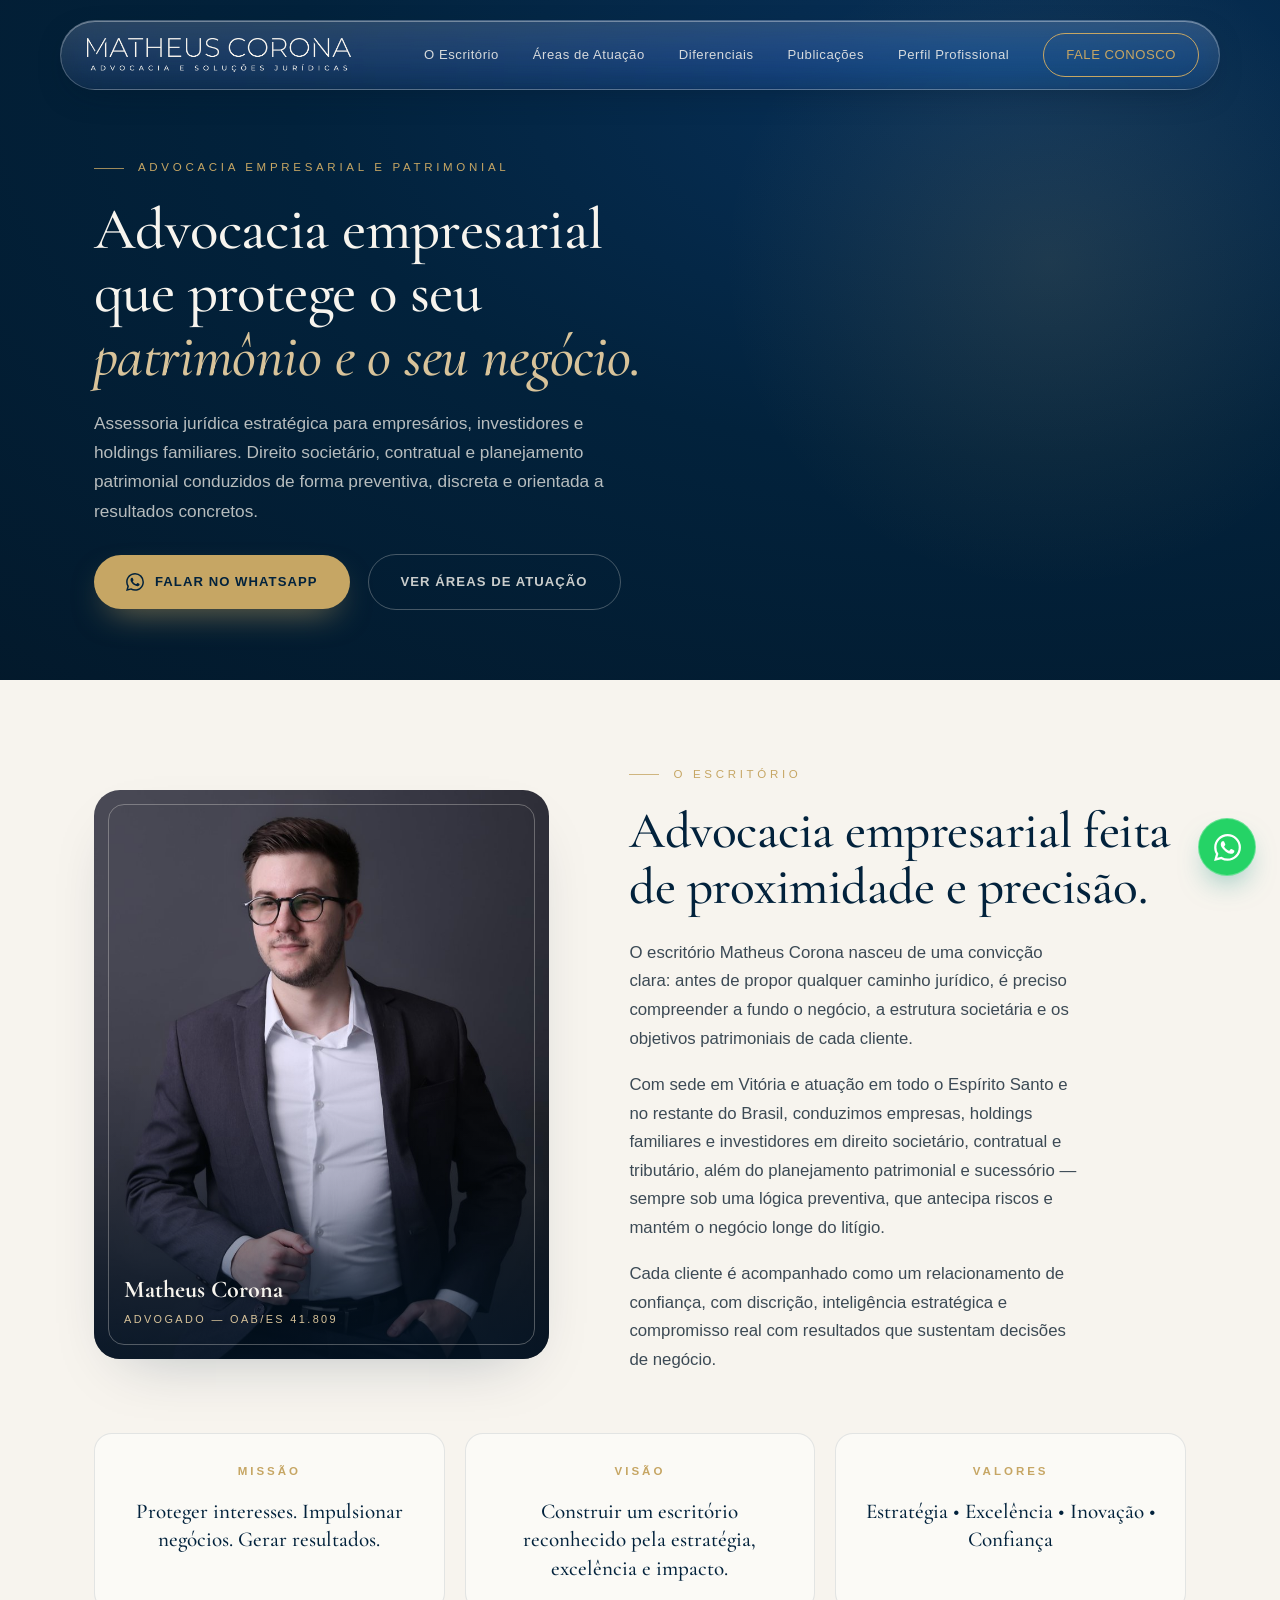
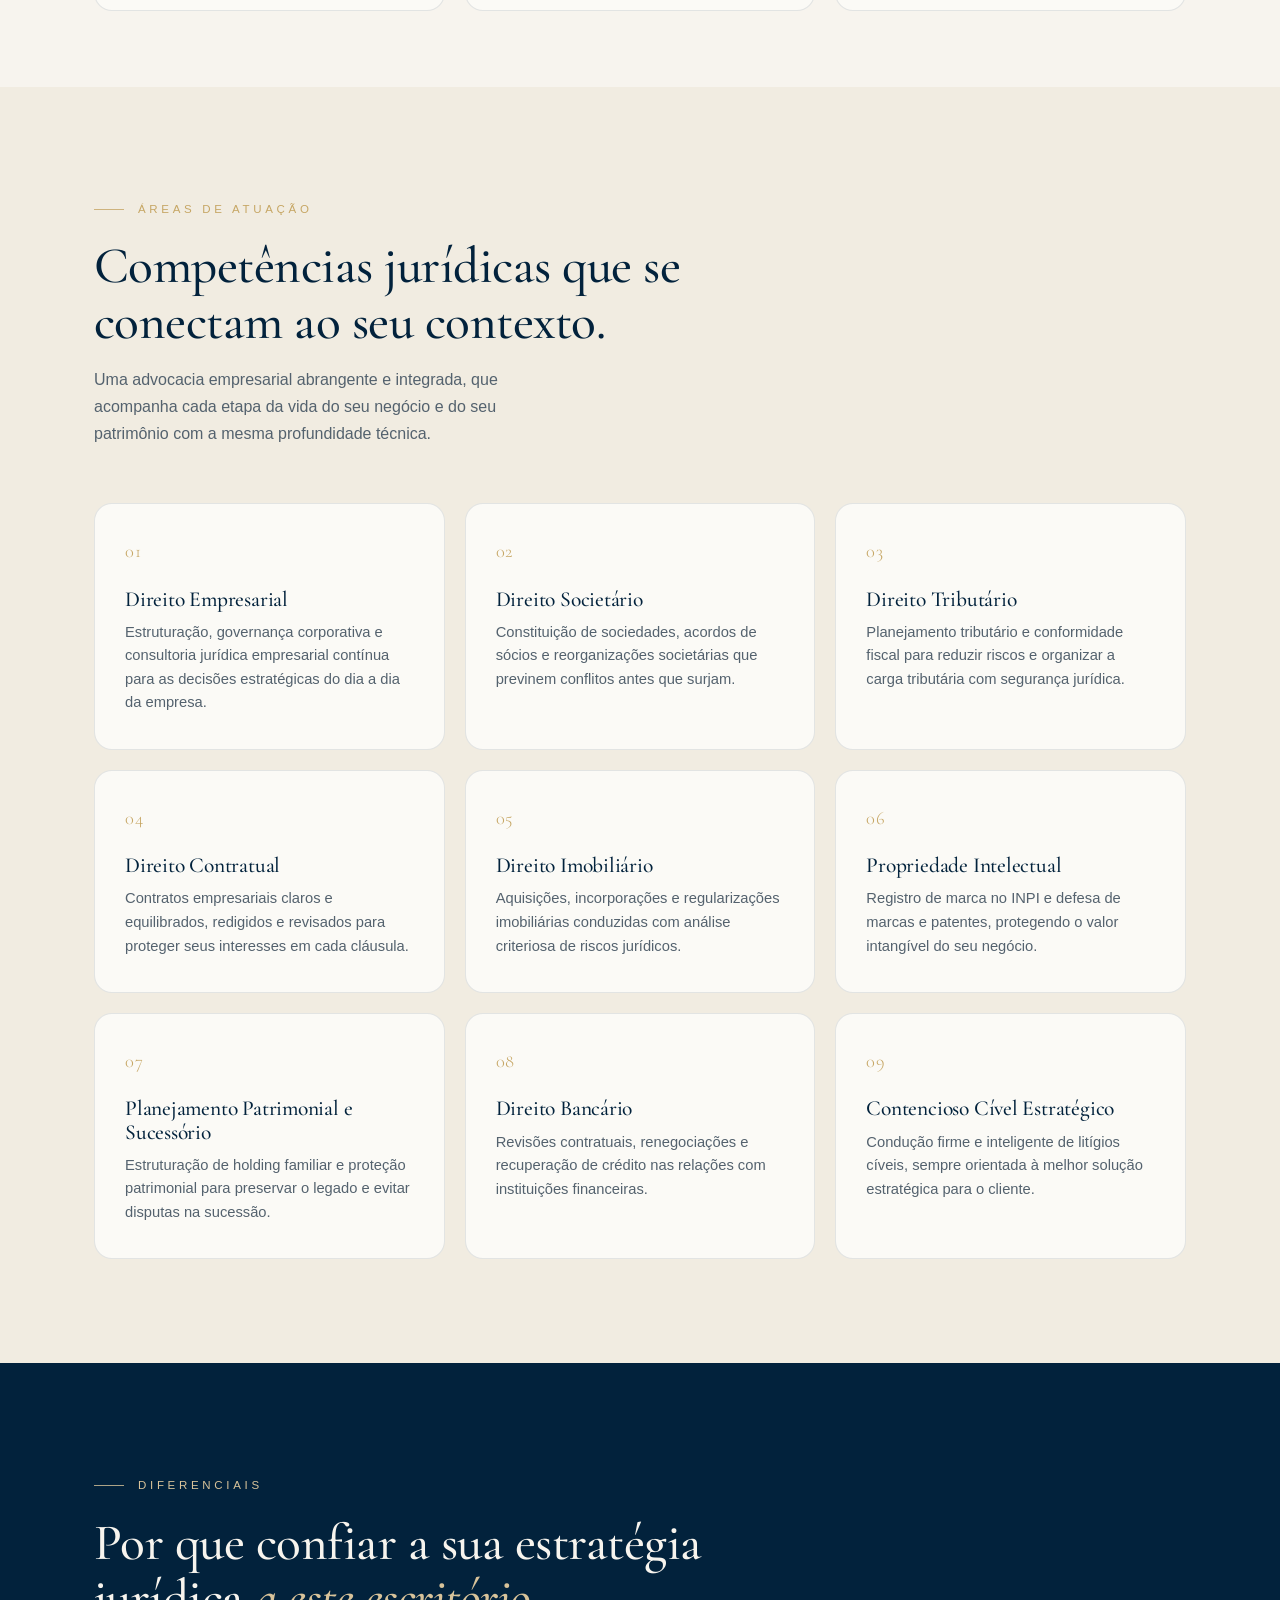
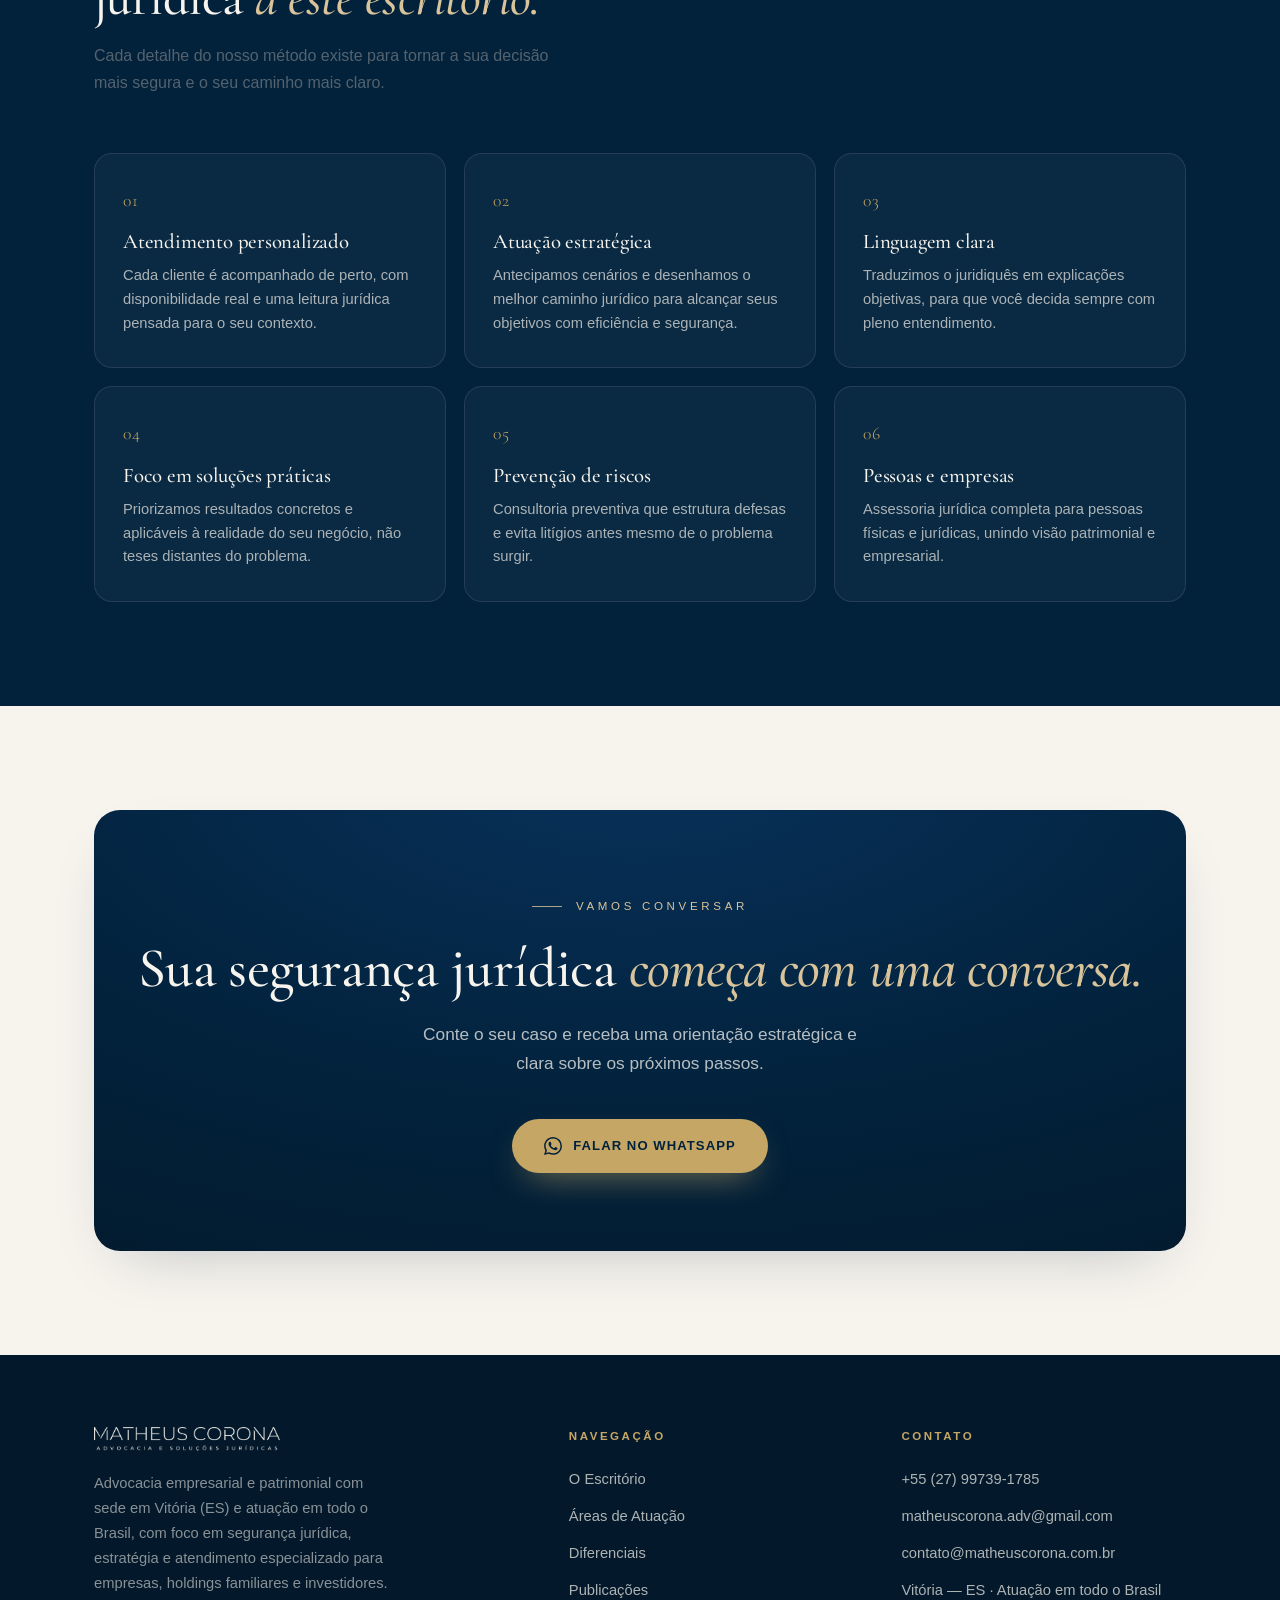
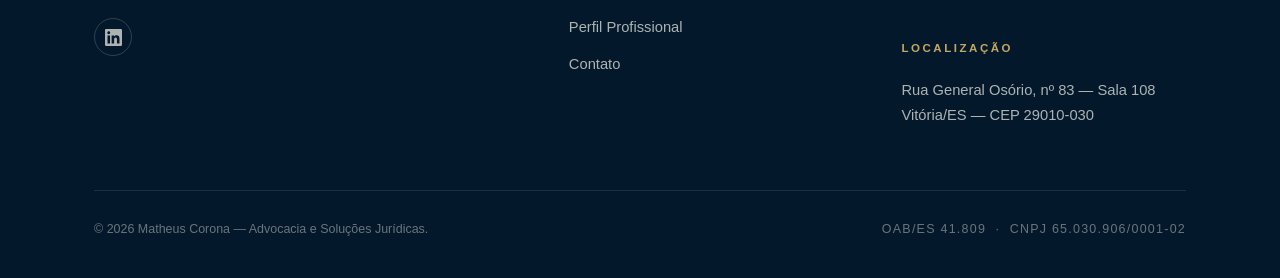
<file: index.html>
<!DOCTYPE html>
<html lang="pt-BR">
<head>
<!-- Google tag (gtag.js) -->
<script async src="https://www.googletagmanager.com/gtag/js?id=G-01ZFT30Z80"></script>
<script>
  window.dataLayer = window.dataLayer || [];
  function gtag(){dataLayer.push(arguments);}
  gtag('js', new Date());
  gtag('config', 'G-01ZFT30Z80');
</script>
<meta charset="UTF-8">
<meta name="viewport" content="width=device-width, initial-scale=1.0">
<title>Matheus Corona | Advogado Empresarial em Vitória - ES | Direito Societário, Contratual e Patrimonial</title>
<meta name="description" content="Advocacia empresarial em Vitória (ES). Assessoria jurídica estratégica em direito societário, contratual, tributário e planejamento patrimonial para empresários, holdings familiares e investidores.">
<meta name="keywords" content="advogado empresarial, advocacia empresarial, direito societário, direito contratual, consultoria jurídica empresarial, advogado para empresas, planejamento patrimonial, holding familiar, proteção patrimonial, contratos empresariais, governança corporativa, consultoria preventiva, direito tributário, direito imobiliário, direito sucessório, recuperação de crédito, propriedade intelectual, registro de marca, INPI, assessoria jurídica estratégica, advogado Vitória ES, Espírito Santo">
<meta name="author" content="Matheus Corona — Advocacia e Soluções Jurídicas">
<meta name="robots" content="index, follow">
<meta name="geo.region" content="BR-ES">
<meta name="geo.placename" content="Vitória">
<link rel="canonical" href="https://www.matheuscorona.com.br/">
<meta property="og:type" content="website">
<meta property="og:locale" content="pt_BR">
<meta property="og:title" content="Matheus Corona | Advocacia Empresarial e Patrimonial em Vitória - ES">
<meta property="og:description" content="Assessoria jurídica estratégica em direito societário, contratual, tributário e planejamento patrimonial para empresários, holdings familiares e investidores no Espírito Santo.">
<meta property="og:site_name" content="Matheus Corona — Advocacia e Soluções Jurídicas">
<meta name="twitter:card" content="summary_large_image">
<meta name="twitter:title" content="Matheus Corona | Advocacia Empresarial e Patrimonial em Vitória - ES">
<meta name="twitter:description" content="Direito societário, contratual, tributário e planejamento patrimonial para empresas, holdings familiares e investidores no Espírito Santo.">
<link rel="icon" type="image/png" sizes="32x32" href="favicon-32x32.png">
<link rel="icon" type="image/png" sizes="16x16" href="favicon-16x16.png">
<link rel="icon" type="image/png" sizes="512x512" href="favicon.png">
<link rel="apple-touch-icon" sizes="180x180" href="apple-touch-icon.png">
<link rel="preconnect" href="https://fonts.googleapis.com">
<link rel="preconnect" href="https://fonts.gstatic.com" crossorigin>
<link href="https://fonts.googleapis.com/css2?family=Cormorant+Garamond:ital,wght@0,400;0,500;0,600;1,400;1,500&family=Manrope:wght@300;400;500;600&display=swap" rel="stylesheet">
<link rel="stylesheet" href="styles.css">
<script type="application/ld+json">
{
  "@context": "https://schema.org",
  "@type": "LegalService",
  "name": "Matheus Corona — Advocacia e Soluções Jurídicas",
  "description": "Advocacia empresarial em Vitória (ES), com atuação estratégica em direito societário, contratual, tributário e planejamento patrimonial para empresários, holdings familiares e investidores.",
  "url": "https://www.matheuscorona.com.br/",
  "email": "matheuscorona.adv@gmail.com",
  "telephone": "+55-27-99739-1785",
  "priceRange": "$$",
  "areaServed": {
    "@type": "State",
    "name": "Espírito Santo"
  },
  "address": {
    "@type": "PostalAddress",
    "addressLocality": "Vitória",
    "addressRegion": "ES",
    "addressCountry": "BR"
  },
  "founder": {
    "@type": "Person",
    "name": "Matheus Corona",
    "jobTitle": "Advogado",
    "identifier": "OAB/ES 41.809"
  },
  "knowsAbout": [
    "Direito Empresarial",
    "Direito Societário",
    "Direito Tributário",
    "Direito Contratual",
    "Direito Imobiliário",
    "Propriedade Intelectual e Registro de Marca (INPI)",
    "Planejamento Patrimonial e Sucessório",
    "Holding Familiar",
    "Governança Corporativa",
    "Consultoria Jurídica Preventiva",
    "Direito Bancário e Recuperação de Crédito",
    "Contencioso Cível Estratégico"
  ],
  "makesOffer": [
    { "@type": "Offer", "itemOffered": { "@type": "Service", "name": "Consultoria jurídica empresarial e societária" } },
    { "@type": "Offer", "itemOffered": { "@type": "Service", "name": "Planejamento patrimonial e sucessório e estruturação de holding familiar" } },
    { "@type": "Offer", "itemOffered": { "@type": "Service", "name": "Elaboração e revisão de contratos empresariais" } },
    { "@type": "Offer", "itemOffered": { "@type": "Service", "name": "Planejamento tributário e conformidade fiscal" } }
  ]
}
</script>
</head>
<body>

<header class="nav" id="nav">
  <div class="nav-shell">
    <a href="#" class="brand" aria-label="Matheus Corona Advocacia">
      <img class="nav-word light" src="[data-uri]" alt="Matheus Corona — Advocacia Empresarial e Soluções Jurídicas em Vitória, ES">
      <img class="nav-word dark" src="[data-uri]" alt="Matheus Corona — Advocacia Empresarial e Soluções Jurídicas em Vitória, ES">
    </a>
    <nav class="nav-links" id="menu">
      <a href="#sobre">O Escritório</a>
      <a href="#areas">Áreas de Atuação</a>
      <a href="#diferenciais">Diferenciais</a>
      <a href="publicacoes.html">Publicações</a>
      <a href="perfil-profissional.html">Perfil Profissional</a>
      <a href="#contato" class="nav-cta">Fale Conosco</a>
    </nav>
    <div class="burger" id="burger"><span></span><span></span><span></span></div>
  </div>
</header>

<!-- HERO -->
<section class="hero">
  <div class="hero-glow"></div>
  <div class="hero-content">
    <div class="wrap">
      <div class="hero-inner">
        <span class="eyebrow">Advocacia Empresarial e Patrimonial</span>
        <h1><span class="l">Advocacia empresarial</span><span class="l">que protege o seu</span><span class="l"><em>patrimônio e o seu negócio.</em></span></h1>
        <p class="lead">Assessoria jurídica estratégica para empresários, investidores e holdings familiares. Direito societário, contratual e planejamento patrimonial conduzidos de forma preventiva, discreta e orientada a resultados concretos.</p>
        <div class="hero-actions">
          <a href="https://wa.me/5527997391785" class="btn btn-gold" target="_blank" rel="noopener"><svg viewBox="0 0 24 24" fill="currentColor"><path d="M17.472 14.382c-.297-.149-1.758-.867-2.03-.967-.273-.099-.471-.148-.67.15-.197.297-.767.966-.94 1.164-.173.199-.347.223-.644.075-.297-.15-1.255-.463-2.39-1.475-.883-.788-1.48-1.761-1.653-2.059-.173-.297-.018-.458.13-.606.134-.133.298-.347.446-.52.149-.174.198-.298.298-.497.099-.198.05-.371-.025-.52-.075-.149-.669-1.612-.916-2.207-.242-.579-.487-.5-.669-.51-.173-.008-.371-.01-.57-.01-.198 0-.52.074-.792.372-.272.297-1.04 1.016-1.04 2.479 0 1.462 1.065 2.875 1.213 3.074.149.198 2.096 3.2 5.077 4.487.709.306 1.262.489 1.694.625.712.227 1.36.195 1.871.118.571-.085 1.758-.719 2.006-1.413.248-.694.248-1.289.173-1.413-.074-.124-.272-.198-.57-.347m-5.421 7.403h-.004a9.87 9.87 0 01-5.031-1.378l-.361-.214-3.741.982.998-3.648-.235-.374a9.86 9.86 0 01-1.51-5.26c.001-5.45 4.436-9.884 9.888-9.884 2.64 0 5.122 1.03 6.988 2.898a9.825 9.825 0 012.893 6.994c-.003 5.45-4.437 9.884-9.885 9.884m8.413-18.297A11.815 11.815 0 0012.05 0C5.495 0 .16 5.335.157 11.892c0 2.096.547 4.142 1.588 5.945L.057 24l6.305-1.654a11.882 11.882 0 005.683 1.448h.005c6.554 0 11.89-5.335 11.893-11.893a11.821 11.821 0 00-3.48-8.413Z"/></svg> Falar no WhatsApp</a>
          <a href="#areas" class="btn btn-ghost">Ver áreas de atuação</a>
        </div>
      </div>
    </div>
  </div>
</section>

<!-- SOBRE -->
<section class="sec sobre" id="sobre">
  <div class="wrap sobre-grid">
    <div class="sobre-visual reveal">
      <img src="[data-uri]" alt="Matheus Corona, advogado empresarial responsável — OAB/ES 41.809, Vitória - ES">
      <div class="scrim"></div>
      <div class="cap"><b>Matheus Corona</b><small>Advogado — OAB/ES 41.809</small></div>
    </div>
    <div class="sobre-text reveal d1">
      <span class="eyebrow">O Escritório</span>
      <h2>Advocacia empresarial feita de proximidade e precisão.</h2>
      <p>O escritório Matheus Corona nasceu de uma convicção clara: antes de propor qualquer caminho jurídico, é preciso compreender a fundo o negócio, a estrutura societária e os objetivos patrimoniais de cada cliente.</p>
      <p>Com sede em Vitória e atuação em todo o Espírito Santo e no restante do Brasil, conduzimos empresas, holdings familiares e investidores em direito societário, contratual e tributário, além do planejamento patrimonial e sucessório — sempre sob uma lógica preventiva, que antecipa riscos e mantém o negócio longe do litígio.</p>
      <p>Cada cliente é acompanhado como um relacionamento de confiança, com discrição, inteligência estratégica e compromisso real com resultados que sustentam decisões de negócio.</p>
    </div>
  </div>
  <div class="wrap">
    <div class="mvv reveal">
      <div class="mvv-item"><span class="k">Missão</span><p>Proteger interesses. Impulsionar negócios. Gerar resultados.</p></div>
      <div class="mvv-item"><span class="k">Visão</span><p>Construir um escritório reconhecido pela estratégia, excelência e impacto.</p></div>
      <div class="mvv-item"><span class="k">Valores</span><p>Estratégia • Excelência • Inovação • Confiança</p></div>
    </div>
  </div>
</section>

<!-- ÁREAS -->
<section class="sec areas" id="areas">
  <div class="wrap">
    <div class="sec-head reveal">
      <span class="eyebrow">Áreas de Atuação</span>
      <h2>Competências jurídicas que se conectam ao seu contexto.</h2>
      <p>Uma advocacia empresarial abrangente e integrada, que acompanha cada etapa da vida do seu negócio e do seu patrimônio com a mesma profundidade técnica.</p>
    </div>
    <div class="areas-grid reveal d1">
      <article class="area">
      <span class="num">01</span>
      <h3>Direito Empresarial</h3><p>Estruturação, governança corporativa e consultoria jurídica empresarial contínua para as decisões estratégicas do dia a dia da empresa.</p>
      <span class="area-line"></span>
    </article><article class="area">
      <span class="num">02</span>
      <h3>Direito Societário</h3><p>Constituição de sociedades, acordos de sócios e reorganizações societárias que previnem conflitos antes que surjam.</p>
      <span class="area-line"></span>
    </article><article class="area">
      <span class="num">03</span>
      <h3>Direito Tributário</h3><p>Planejamento tributário e conformidade fiscal para reduzir riscos e organizar a carga tributária com segurança jurídica.</p>
      <span class="area-line"></span>
    </article><article class="area">
      <span class="num">04</span>
      <h3>Direito Contratual</h3><p>Contratos empresariais claros e equilibrados, redigidos e revisados para proteger seus interesses em cada cláusula.</p>
      <span class="area-line"></span>
    </article><article class="area">
      <span class="num">05</span>
      <h3>Direito Imobiliário</h3><p>Aquisições, incorporações e regularizações imobiliárias conduzidas com análise criteriosa de riscos jurídicos.</p>
      <span class="area-line"></span>
    </article><article class="area">
      <span class="num">06</span>
      <h3>Propriedade Intelectual</h3><p>Registro de marca no INPI e defesa de marcas e patentes, protegendo o valor intangível do seu negócio.</p>
      <span class="area-line"></span>
    </article><article class="area">
      <span class="num">07</span>
      <h3>Planejamento Patrimonial e Sucessório</h3><p>Estruturação de holding familiar e proteção patrimonial para preservar o legado e evitar disputas na sucessão.</p>
      <span class="area-line"></span>
    </article><article class="area">
      <span class="num">08</span>
      <h3>Direito Bancário</h3><p>Revisões contratuais, renegociações e recuperação de crédito nas relações com instituições financeiras.</p>
      <span class="area-line"></span>
    </article><article class="area">
      <span class="num">09</span>
      <h3>Contencioso Cível Estratégico</h3><p>Condução firme e inteligente de litígios cíveis, sempre orientada à melhor solução estratégica para o cliente.</p>
      <span class="area-line"></span>
    </article>
    </div>
  </div>
</section>

<!-- DIFERENCIAIS -->
<section class="sec difs" id="diferenciais">
  <div class="wrap">
    <div class="sec-head reveal">
      <span class="eyebrow">Diferenciais</span>
      <h2>Por que confiar a sua estratégia jurídica <em>a este escritório.</em></h2>
      <p>Cada detalhe do nosso método existe para tornar a sua decisão mais segura e o seu caminho mais claro.</p>
    </div>
    <div class="difs-grid reveal d1">
      <div class="dif"><span class="dnum">01</span><h3>Atendimento personalizado</h3><p>Cada cliente é acompanhado de perto, com disponibilidade real e uma leitura jurídica pensada para o seu contexto.</p></div><div class="dif"><span class="dnum">02</span><h3>Atuação estratégica</h3><p>Antecipamos cenários e desenhamos o melhor caminho jurídico para alcançar seus objetivos com eficiência e segurança.</p></div><div class="dif"><span class="dnum">03</span><h3>Linguagem clara</h3><p>Traduzimos o juridiquês em explicações objetivas, para que você decida sempre com pleno entendimento.</p></div><div class="dif"><span class="dnum">04</span><h3>Foco em soluções práticas</h3><p>Priorizamos resultados concretos e aplicáveis à realidade do seu negócio, não teses distantes do problema.</p></div><div class="dif"><span class="dnum">05</span><h3>Prevenção de riscos</h3><p>Consultoria preventiva que estrutura defesas e evita litígios antes mesmo de o problema surgir.</p></div><div class="dif"><span class="dnum">06</span><h3>Pessoas e empresas</h3><p>Assessoria jurídica completa para pessoas físicas e jurídicas, unindo visão patrimonial e empresarial.</p></div>
    </div>
  </div>
</section>

<!-- CTA -->
<section class="sec cta" id="contato">
  <div class="wrap">
    <div class="cta-card reveal">
      <span class="eyebrow">Vamos conversar</span>
      <h2>Sua segurança jurídica <em>começa com uma conversa.</em></h2>
      <p>Conte o seu caso e receba uma orientação estratégica e clara sobre os próximos passos.</p>
      <a href="https://wa.me/5527997391785" class="btn btn-gold" target="_blank" rel="noopener"><svg viewBox="0 0 24 24" fill="currentColor"><path d="M17.472 14.382c-.297-.149-1.758-.867-2.03-.967-.273-.099-.471-.148-.67.15-.197.297-.767.966-.94 1.164-.173.199-.347.223-.644.075-.297-.15-1.255-.463-2.39-1.475-.883-.788-1.48-1.761-1.653-2.059-.173-.297-.018-.458.13-.606.134-.133.298-.347.446-.52.149-.174.198-.298.298-.497.099-.198.05-.371-.025-.52-.075-.149-.669-1.612-.916-2.207-.242-.579-.487-.5-.669-.51-.173-.008-.371-.01-.57-.01-.198 0-.52.074-.792.372-.272.297-1.04 1.016-1.04 2.479 0 1.462 1.065 2.875 1.213 3.074.149.198 2.096 3.2 5.077 4.487.709.306 1.262.489 1.694.625.712.227 1.36.195 1.871.118.571-.085 1.758-.719 2.006-1.413.248-.694.248-1.289.173-1.413-.074-.124-.272-.198-.57-.347m-5.421 7.403h-.004a9.87 9.87 0 01-5.031-1.378l-.361-.214-3.741.982.998-3.648-.235-.374a9.86 9.86 0 01-1.51-5.26c.001-5.45 4.436-9.884 9.888-9.884 2.64 0 5.122 1.03 6.988 2.898a9.825 9.825 0 012.893 6.994c-.003 5.45-4.437 9.884-9.885 9.884m8.413-18.297A11.815 11.815 0 0012.05 0C5.495 0 .16 5.335.157 11.892c0 2.096.547 4.142 1.588 5.945L.057 24l6.305-1.654a11.882 11.882 0 005.683 1.448h.005c6.554 0 11.89-5.335 11.893-11.893a11.821 11.821 0 00-3.48-8.413Z"/></svg> Falar no WhatsApp</a>
    </div>
  </div>
</section>

<!-- FOOTER -->
<footer>
  <div class="wrap">
    <div class="foot-grid">
      <div class="foot-brand">
        <img class="fw" src="[data-uri]" alt="Logotipo Matheus Corona — Advocacia Empresarial e Patrimonial, Vitória ES">
        <p>Advocacia empresarial e patrimonial com sede em Vitória (ES) e atuação em todo o Brasil, com foco em segurança jurídica, estratégia e atendimento especializado para empresas, holdings familiares e investidores.</p>
        <div class="foot-social">
          <a href="https://www.linkedin.com/in/matheuscorona/" target="_blank" rel="noopener" aria-label="LinkedIn"><svg viewBox="0 0 24 24" fill="currentColor"><path d="M20.447 20.452h-3.554v-5.569c0-1.328-.027-3.037-1.852-3.037-1.853 0-2.136 1.445-2.136 2.939v5.667H9.351V9h3.414v1.561h.046c.477-.9 1.637-1.85 3.37-1.85 3.601 0 4.267 2.37 4.267 5.455v6.286zM5.337 7.433c-1.144 0-2.063-.926-2.063-2.065 0-1.138.92-2.063 2.063-2.063 1.14 0 2.064.925 2.064 2.063 0 1.139-.925 2.065-2.064 2.065zm1.782 13.019H3.555V9h3.564v11.452zM22.225 0H1.771C.792 0 0 .774 0 1.729v20.542C0 23.227.792 24 1.771 24h20.451C23.2 24 24 23.227 24 22.271V1.729C24 .774 23.2 0 22.222 0h.003z"/></svg></a>
        </div>
      </div>
      <div class="foot-col">
        <h4>Navegação</h4>
        <a href="#sobre">O Escritório</a><a href="#areas">Áreas de Atuação</a>
        <a href="#diferenciais">Diferenciais</a><a href="publicacoes.html">Publicações</a><a href="perfil-profissional.html">Perfil Profissional</a>
        <a href="#contato">Contato</a>
      </div>
      <div class="foot-col">
        <h4>Contato</h4>
        <a href="https://wa.me/5527997391785" target="_blank" rel="noopener">+55 (27) 99739-1785</a>
        <a href="mailto:matheuscorona.adv@gmail.com">matheuscorona.adv@gmail.com</a>
        <a href="mailto:contato@matheuscorona.com.br">contato@matheuscorona.com.br</a>
        <p>Vitória — ES · Atuação em todo o Brasil</p>
        <h4>Localização</h4>
        <p>Rua General Osório, nº 83 — Sala 108<br>Vitória/ES — CEP 29010-030</p>
      </div>
    </div>
    <div class="foot-bottom">
      <p>&copy; <span id="yr"></span> Matheus Corona — Advocacia e Soluções Jurídicas.</p>
      <p class="legal">OAB/ES 41.809 &nbsp;·&nbsp; CNPJ 65.030.906/0001-02</p>
    </div>
  </div>
</footer>

<a class="wa-float" href="https://wa.me/5527997391785" target="_blank" rel="noopener" aria-label="Falar no WhatsApp"><svg viewBox="0 0 24 24" fill="currentColor"><path d="M17.472 14.382c-.297-.149-1.758-.867-2.03-.967-.273-.099-.471-.148-.67.15-.197.297-.767.966-.94 1.164-.173.199-.347.223-.644.075-.297-.15-1.255-.463-2.39-1.475-.883-.788-1.48-1.761-1.653-2.059-.173-.297-.018-.458.13-.606.134-.133.298-.347.446-.52.149-.174.198-.298.298-.497.099-.198.05-.371-.025-.52-.075-.149-.669-1.612-.916-2.207-.242-.579-.487-.5-.669-.51-.173-.008-.371-.01-.57-.01-.198 0-.52.074-.792.372-.272.297-1.04 1.016-1.04 2.479 0 1.462 1.065 2.875 1.213 3.074.149.198 2.096 3.2 5.077 4.487.709.306 1.262.489 1.694.625.712.227 1.36.195 1.871.118.571-.085 1.758-.719 2.006-1.413.248-.694.248-1.289.173-1.413-.074-.124-.272-.198-.57-.347m-5.421 7.403h-.004a9.87 9.87 0 01-5.031-1.378l-.361-.214-3.741.982.998-3.648-.235-.374a9.86 9.86 0 01-1.51-5.26c.001-5.45 4.436-9.884 9.888-9.884 2.64 0 5.122 1.03 6.988 2.898a9.825 9.825 0 012.893 6.994c-.003 5.45-4.437 9.884-9.885 9.884m8.413-18.297A11.815 11.815 0 0012.05 0C5.495 0 .16 5.335.157 11.892c0 2.096.547 4.142 1.588 5.945L.057 24l6.305-1.654a11.882 11.882 0 005.683 1.448h.005c6.554 0 11.89-5.335 11.893-11.893a11.821 11.821 0 00-3.48-8.413Z"/></svg></a>

<script>
document.getElementById('yr').textContent=new Date().getFullYear();
const nav=document.getElementById('nav');
addEventListener('scroll',()=>nav.classList.toggle('scrolled',scrollY>50));
const burger=document.getElementById('burger'),menu=document.getElementById('menu');
burger.addEventListener('click',()=>{burger.classList.toggle('x');menu.classList.toggle('open');nav.classList.toggle('menu-open')});
menu.querySelectorAll('a').forEach(a=>a.addEventListener('click',()=>{burger.classList.remove('x');menu.classList.remove('open');nav.classList.remove('menu-open')}));
const io=new IntersectionObserver(es=>es.forEach(e=>{if(e.isIntersecting){e.target.classList.add('in');io.unobserve(e.target)}}),{threshold:.14});
document.querySelectorAll('.reveal').forEach(el=>io.observe(el));
</script>
</body>
</html>
</file>
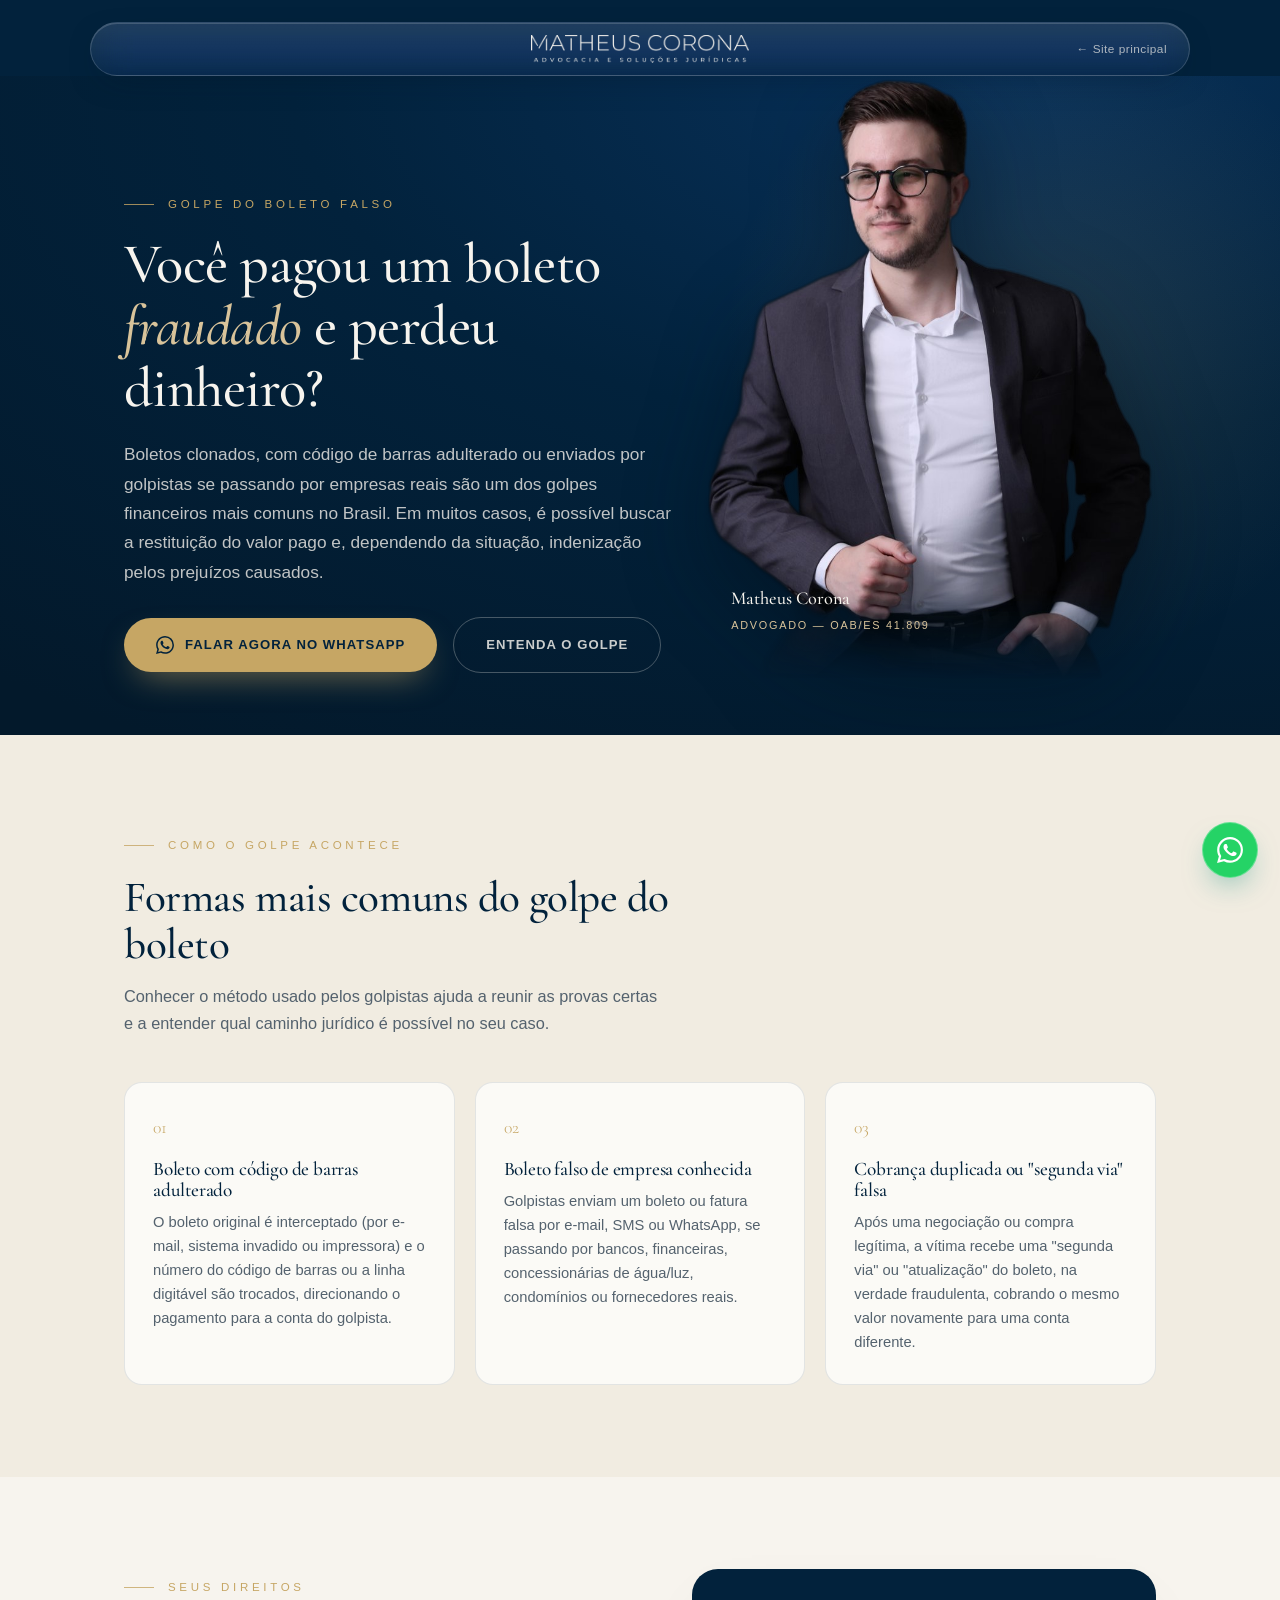
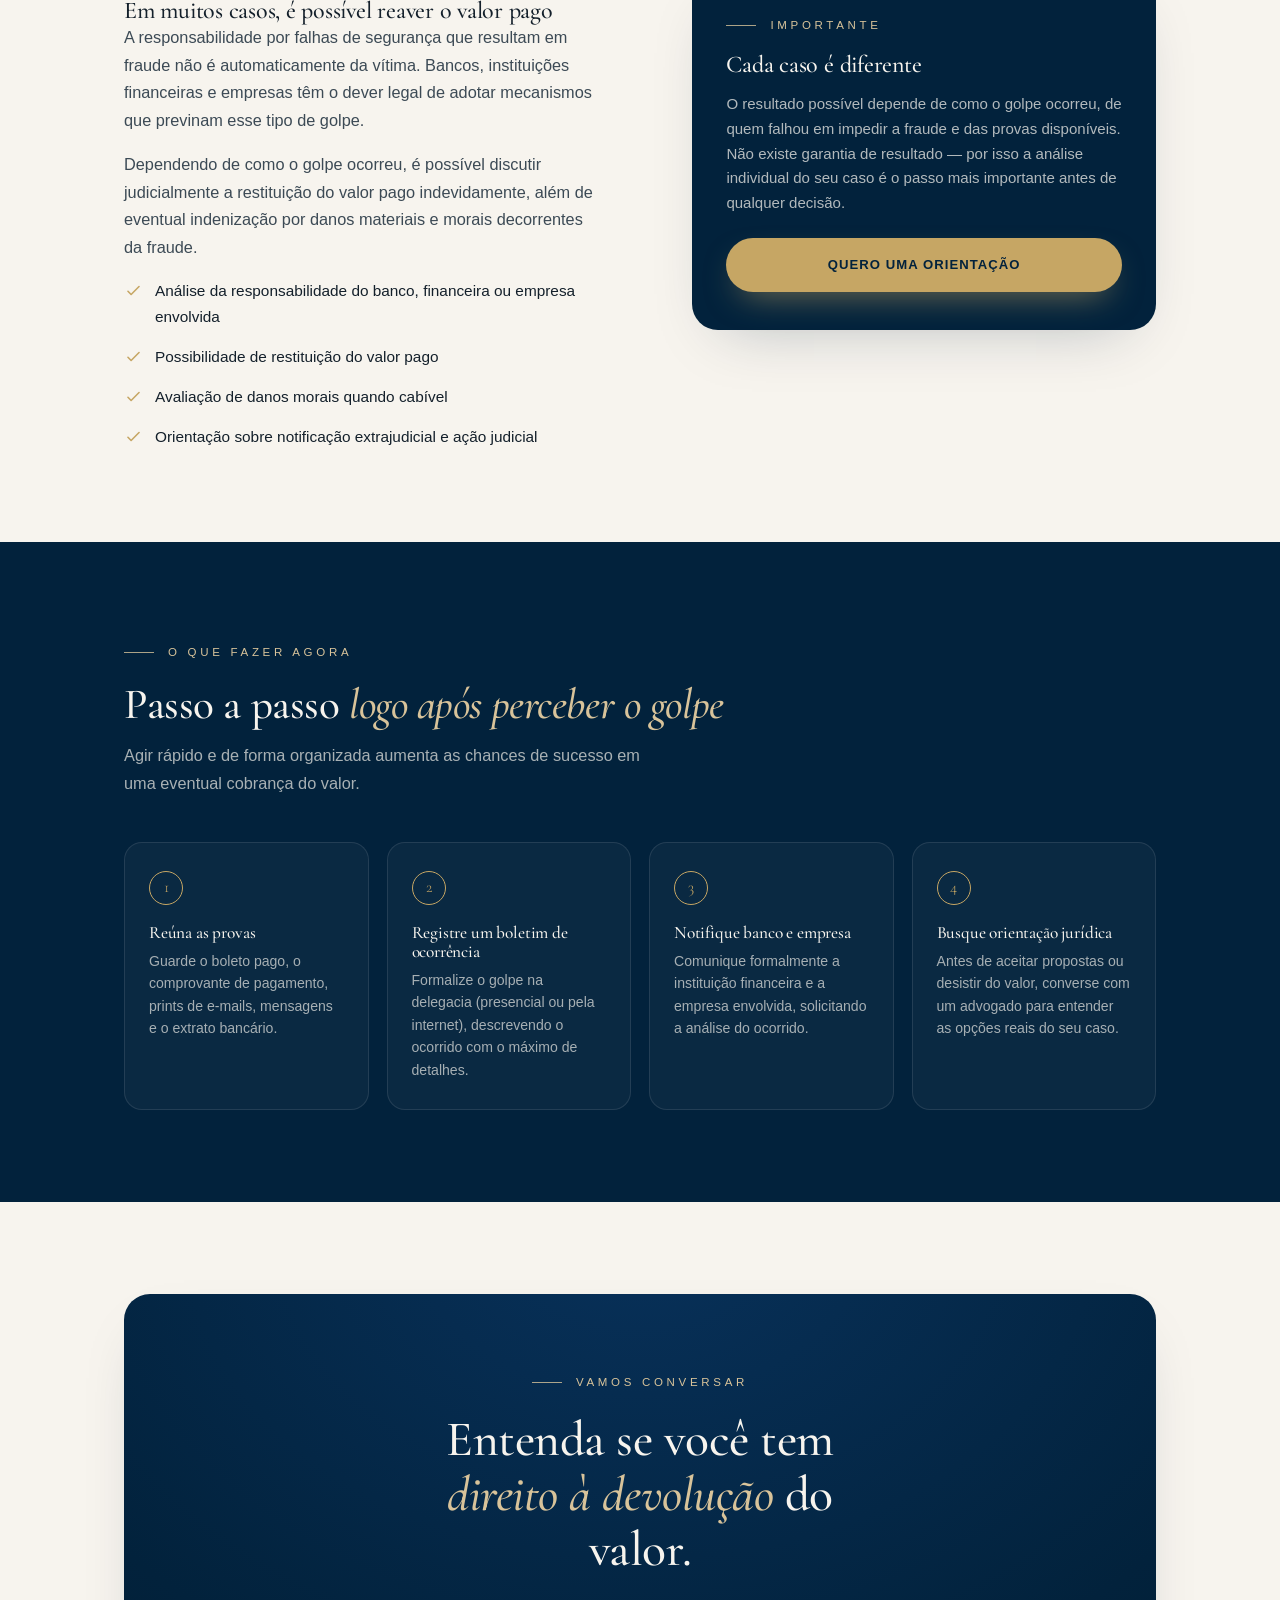
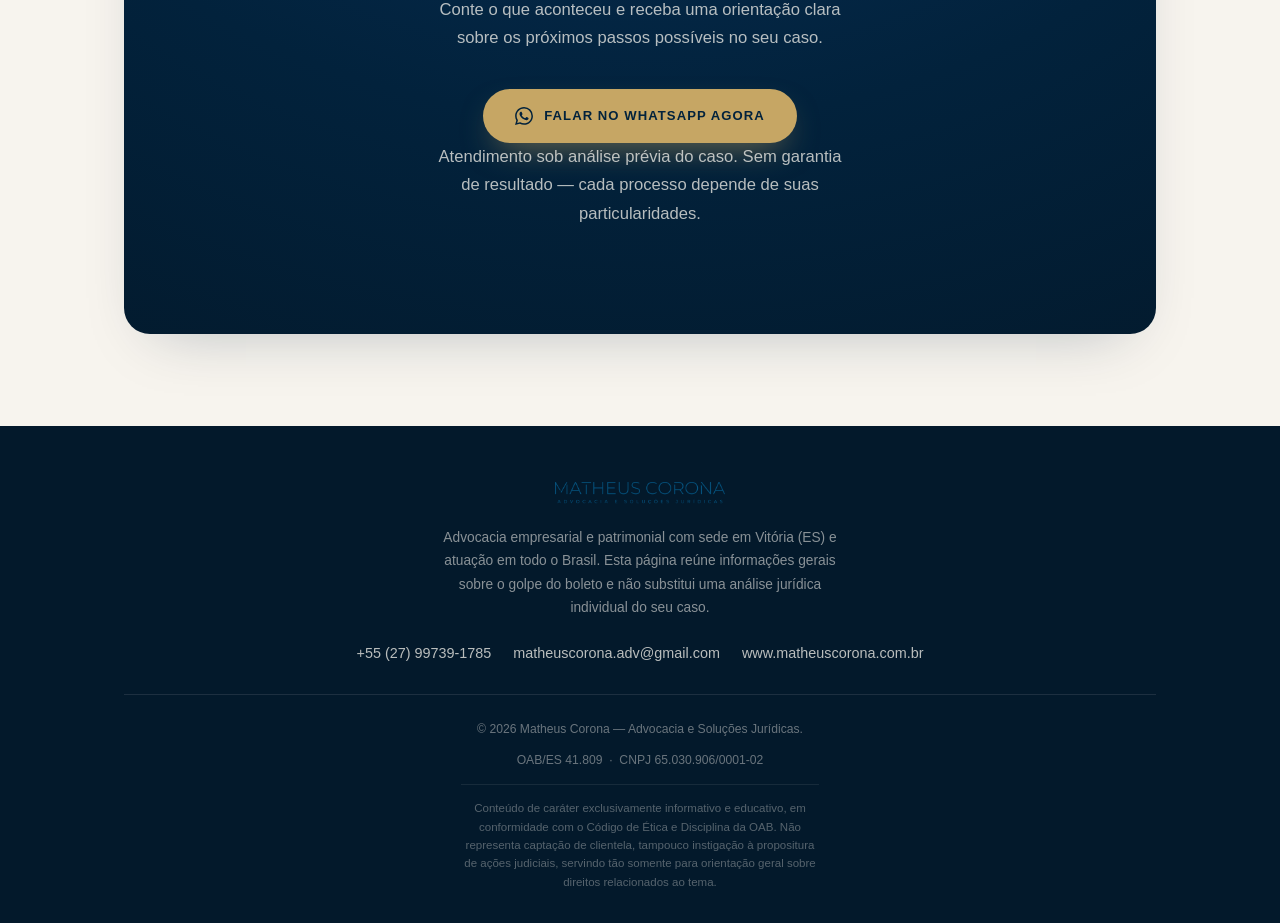
<file: golpe-boleto/index.html>
<!DOCTYPE html>
<html lang="pt-BR">
<head>
<meta charset="UTF-8">
<meta name="viewport" content="width=device-width, initial-scale=1.0">
<title>Caiu no Golpe do Boleto Falso? Saiba Como Agir | Matheus Corona Advocacia</title>
<meta name="description" content="Você pagou um boleto adulterado ou falso e perdeu dinheiro? Entenda seus direitos e fale agora com um advogado especializado em fraudes bancárias e golpes financeiros em Vitória - ES, com atuação em todo o Brasil.">
<meta name="robots" content="noindex, nofollow">
<link rel="canonical" href="https://www.matheuscorona.com.br/golpe-boleto/">
<meta property="og:type" content="website">
<meta property="og:locale" content="pt_BR">
<meta property="og:title" content="Caiu no Golpe do Boleto Falso? Saiba Como Agir">
<meta property="og:description" content="Entenda seus direitos e fale com um advogado especializado em fraudes bancárias e golpes financeiros.">
<meta property="og:site_name" content="Matheus Corona — Advocacia e Soluções Jurídicas">
<link rel="icon" type="image/png" sizes="32x32" href="../favicon-32x32.png">
<link rel="icon" type="image/png" sizes="16x16" href="../favicon-16x16.png">
<link rel="apple-touch-icon" sizes="180x180" href="../apple-touch-icon.png">
<link rel="preconnect" href="https://fonts.googleapis.com">
<link rel="preconnect" href="https://fonts.gstatic.com" crossorigin>
<link href="https://fonts.googleapis.com/css2?family=Cormorant+Garamond:ital,wght@0,400;0,500;0,600;1,400;1,500&family=Manrope:wght@300;400;500;600&display=swap" rel="stylesheet">
<link rel="stylesheet" href="styles.css">
</head>
<body>

<header class="nav">
  <div class="nav-shell">
    <a href="https://www.matheuscorona.com.br/" class="brand" aria-label="Matheus Corona Advocacia">
      <img src="assets/logo-light.png" alt="Matheus Corona Advocacia">
    </a>
    <a href="https://www.matheuscorona.com.br/" class="nav-back" aria-label="Voltar para o site principal">← <span class="nav-back-label">Site principal</span></a>
  </div>
</header>

<!-- HERO -->
<section class="hero">
  <div class="hero-glow"></div>
  <div class="wrap hero-grid">
    <div class="hero-inner">
      <span class="eyebrow">Golpe do Boleto Falso</span>
      <h1>Você pagou um boleto <em>fraudado</em> e perdeu dinheiro?</h1>
      <p class="lead">Boletos clonados, com código de barras adulterado ou enviados por golpistas se passando por empresas reais são um dos golpes financeiros mais comuns no Brasil. Em muitos casos, é possível buscar a restituição do valor pago e, dependendo da situação, indenização pelos prejuízos causados.</p>
      <div class="hero-actions">
        <a href="https://wa.me/5527997391785?text=Ol%C3%A1%2C%20fui%20v%C3%ADtima%20do%20golpe%20do%20boleto%20e%20gostaria%20de%20uma%20orienta%C3%A7%C3%A3o." class="btn btn-gold" target="_blank" rel="noopener"><svg viewBox="0 0 24 24" fill="currentColor"><path d="M17.472 14.382c-.297-.149-1.758-.867-2.03-.967-.273-.099-.471-.148-.67.15-.197.297-.767.966-.94 1.164-.173.199-.347.223-.644.075-.297-.15-1.255-.463-2.39-1.475-.883-.788-1.48-1.761-1.653-2.059-.173-.297-.018-.458.13-.606.134-.133.298-.347.446-.52.149-.174.198-.298.298-.497.099-.198.05-.371-.025-.52-.075-.149-.669-1.612-.916-2.207-.242-.579-.487-.5-.669-.51-.173-.008-.371-.01-.57-.01-.198 0-.52.074-.792.372-.272.297-1.04 1.016-1.04 2.479 0 1.462 1.065 2.875 1.213 3.074.149.198 2.096 3.2 5.077 4.487.709.306 1.262.489 1.694.625.712.227 1.36.195 1.871.118.571-.085 1.758-.719 2.006-1.413.248-.694.248-1.289.173-1.413-.074-.124-.272-.198-.57-.347m-5.421 7.403h-.004a9.87 9.87 0 01-5.031-1.378l-.361-.214-3.741.982.998-3.648-.235-.374a9.86 9.86 0 01-1.51-5.26c.001-5.45 4.436-9.884 9.888-9.884 2.64 0 5.122 1.03 6.988 2.898a9.825 9.825 0 012.893 6.994c-.003 5.45-4.437 9.884-9.885 9.884m8.413-18.297A11.815 11.815 0 0012.05 0C5.495 0 .16 5.335.157 11.892c0 2.096.547 4.142 1.588 5.945L.057 24l6.305-1.654a11.882 11.882 0 005.683 1.448h.005c6.554 0 11.89-5.335 11.893-11.893a11.821 11.821 0 00-3.48-8.413Z"/></svg> Falar agora no WhatsApp</a>
        <a href="#como-funciona" class="btn btn-ghost">Entenda o golpe</a>
      </div>
    </div>
    <div class="hero-photo">
      <img src="assets/matheus-cutout.png" alt="Matheus Corona, advogado" width="736" height="983">
      <div class="hero-photo-tag">
        <b>Matheus Corona</b>
        <span>Advogado — OAB/ES 41.809</span>
      </div>
    </div>
  </div>
</section>

<!-- COMO FUNCIONA -->
<section class="sec sinais" id="como-funciona">
  <div class="wrap">
    <div class="sec-head reveal">
      <span class="eyebrow">Como o golpe acontece</span>
      <h2>Formas mais comuns do golpe do boleto</h2>
      <p>Conhecer o método usado pelos golpistas ajuda a reunir as provas certas e a entender qual caminho jurídico é possível no seu caso.</p>
    </div>
    <div class="sinais-grid">
      <div class="sinal">
        <span class="num">01</span>
        <h3>Boleto com código de barras adulterado</h3>
        <p>O boleto original é interceptado (por e-mail, sistema invadido ou impressora) e o número do código de barras ou a linha digitável são trocados, direcionando o pagamento para a conta do golpista.</p>
      </div>
      <div class="sinal">
        <span class="num">02</span>
        <h3>Boleto falso de empresa conhecida</h3>
        <p>Golpistas enviam um boleto ou fatura falsa por e-mail, SMS ou WhatsApp, se passando por bancos, financeiras, concessionárias de água/luz, condomínios ou fornecedores reais.</p>
      </div>
      <div class="sinal">
        <span class="num">03</span>
        <h3>Cobrança duplicada ou "segunda via" falsa</h3>
        <p>Após uma negociação ou compra legítima, a vítima recebe uma "segunda via" ou "atualização" do boleto, na verdade fraudulenta, cobrando o mesmo valor novamente para uma conta diferente.</p>
      </div>
    </div>
  </div>
</section>

<!-- SEUS DIREITOS -->
<section class="sec">
  <div class="wrap direitos-grid">
    <div class="direitos-text reveal">
      <span class="eyebrow">Seus direitos</span>
      <h2>Em muitos casos, é possível reaver o valor pago</h2>
      <p>A responsabilidade por falhas de segurança que resultam em fraude não é automaticamente da vítima. Bancos, instituições financeiras e empresas têm o dever legal de adotar mecanismos que previnam esse tipo de golpe.</p>
      <p>Dependendo de como o golpe ocorreu, é possível discutir judicialmente a restituição do valor pago indevidamente, além de eventual indenização por danos materiais e morais decorrentes da fraude.</p>
      <ul class="direitos-list">
        <li><svg viewBox="0 0 24 24" fill="none" stroke="currentColor" stroke-width="2"><path stroke-linecap="round" stroke-linejoin="round" d="M5 13l4 4L19 7"/></svg> Análise da responsabilidade do banco, financeira ou empresa envolvida</li>
        <li><svg viewBox="0 0 24 24" fill="none" stroke="currentColor" stroke-width="2"><path stroke-linecap="round" stroke-linejoin="round" d="M5 13l4 4L19 7"/></svg> Possibilidade de restituição do valor pago</li>
        <li><svg viewBox="0 0 24 24" fill="none" stroke="currentColor" stroke-width="2"><path stroke-linecap="round" stroke-linejoin="round" d="M5 13l4 4L19 7"/></svg> Avaliação de danos morais quando cabível</li>
        <li><svg viewBox="0 0 24 24" fill="none" stroke="currentColor" stroke-width="2"><path stroke-linecap="round" stroke-linejoin="round" d="M5 13l4 4L19 7"/></svg> Orientação sobre notificação extrajudicial e ação judicial</li>
      </ul>
    </div>
    <div class="direitos-card reveal d1">
      <span class="eyebrow">Importante</span>
      <h3>Cada caso é diferente</h3>
      <p>O resultado possível depende de como o golpe ocorreu, de quem falhou em impedir a fraude e das provas disponíveis. Não existe garantia de resultado — por isso a análise individual do seu caso é o passo mais importante antes de qualquer decisão.</p>
      <a href="https://wa.me/5527997391785?text=Ol%C3%A1%2C%20fui%20v%C3%ADtima%20do%20golpe%20do%20boleto%20e%20gostaria%20de%20uma%20orienta%C3%A7%C3%A3o." class="btn btn-gold" target="_blank" rel="noopener" style="width:100%">Quero uma orientação</a>
    </div>
  </div>
</section>

<!-- PASSO A PASSO -->
<section class="sec passos">
  <div class="wrap">
    <div class="sec-head reveal">
      <span class="eyebrow">O que fazer agora</span>
      <h2>Passo a passo <em>logo após perceber o golpe</em></h2>
      <p>Agir rápido e de forma organizada aumenta as chances de sucesso em uma eventual cobrança do valor.</p>
    </div>
    <div class="passos-grid">
      <div class="passo">
        <span class="pnum">1</span>
        <h3>Reúna as provas</h3>
        <p>Guarde o boleto pago, o comprovante de pagamento, prints de e-mails, mensagens e o extrato bancário.</p>
      </div>
      <div class="passo">
        <span class="pnum">2</span>
        <h3>Registre um boletim de ocorrência</h3>
        <p>Formalize o golpe na delegacia (presencial ou pela internet), descrevendo o ocorrido com o máximo de detalhes.</p>
      </div>
      <div class="passo">
        <span class="pnum">3</span>
        <h3>Notifique banco e empresa</h3>
        <p>Comunique formalmente a instituição financeira e a empresa envolvida, solicitando a análise do ocorrido.</p>
      </div>
      <div class="passo">
        <span class="pnum">4</span>
        <h3>Busque orientação jurídica</h3>
        <p>Antes de aceitar propostas ou desistir do valor, converse com um advogado para entender as opções reais do seu caso.</p>
      </div>
    </div>
  </div>
</section>

<!-- CTA -->
<section class="sec cta">
  <div class="wrap">
    <div class="cta-card reveal">
      <span class="eyebrow">Vamos conversar</span>
      <h2>Entenda se você tem <em>direito à devolução</em> do valor.</h2>
      <p>Conte o que aconteceu e receba uma orientação clara sobre os próximos passos possíveis no seu caso.</p>
      <a href="https://wa.me/5527997391785?text=Ol%C3%A1%2C%20fui%20v%C3%ADtima%20do%20golpe%20do%20boleto%20e%20gostaria%20de%20uma%20orienta%C3%A7%C3%A3o." class="btn btn-gold" target="_blank" rel="noopener"><svg viewBox="0 0 24 24" fill="currentColor"><path d="M17.472 14.382c-.297-.149-1.758-.867-2.03-.967-.273-.099-.471-.148-.67.15-.197.297-.767.966-.94 1.164-.173.199-.347.223-.644.075-.297-.15-1.255-.463-2.39-1.475-.883-.788-1.48-1.761-1.653-2.059-.173-.297-.018-.458.13-.606.134-.133.298-.347.446-.52.149-.174.198-.298.298-.497.099-.198.05-.371-.025-.52-.075-.149-.669-1.612-.916-2.207-.242-.579-.487-.5-.669-.51-.173-.008-.371-.01-.57-.01-.198 0-.52.074-.792.372-.272.297-1.04 1.016-1.04 2.479 0 1.462 1.065 2.875 1.213 3.074.149.198 2.096 3.2 5.077 4.487.709.306 1.262.489 1.694.625.712.227 1.36.195 1.871.118.571-.085 1.758-.719 2.006-1.413.248-.694.248-1.289.173-1.413-.074-.124-.272-.198-.57-.347m-5.421 7.403h-.004a9.87 9.87 0 01-5.031-1.378l-.361-.214-3.741.982.998-3.648-.235-.374a9.86 9.86 0 01-1.51-5.26c.001-5.45 4.436-9.884 9.888-9.884 2.64 0 5.122 1.03 6.988 2.898a9.825 9.825 0 012.893 6.994c-.003 5.45-4.437 9.884-9.885 9.884m8.413-18.297A11.815 11.815 0 0012.05 0C5.495 0 .16 5.335.157 11.892c0 2.096.547 4.142 1.588 5.945L.057 24l6.305-1.654a11.882 11.882 0 005.683 1.448h.005c6.554 0 11.89-5.335 11.893-11.893a11.821 11.821 0 00-3.48-8.413Z"/></svg> Falar no WhatsApp agora</a>
      <p class="cta-note">Atendimento sob análise prévia do caso. Sem garantia de resultado — cada processo depende de suas particularidades.</p>
    </div>
  </div>
</section>

<!-- FOOTER -->
<footer>
  <div class="wrap">
    <div class="foot-inner">
      <img class="foot-logo" src="assets/logo-dark.png" alt="Matheus Corona Advocacia">
      <p>Advocacia empresarial e patrimonial com sede em Vitória (ES) e atuação em todo o Brasil. Esta página reúne informações gerais sobre o golpe do boleto e não substitui uma análise jurídica individual do seu caso.</p>
      <div class="foot-links">
        <a href="https://wa.me/5527997391785" target="_blank" rel="noopener">+55 (27) 99739-1785</a>
        <a href="mailto:matheuscorona.adv@gmail.com">matheuscorona.adv@gmail.com</a>
        <a href="https://www.matheuscorona.com.br/">www.matheuscorona.com.br</a>
      </div>
    </div>
    <div class="foot-bottom">
      <p>&copy; <span id="yr"></span> Matheus Corona — Advocacia e Soluções Jurídicas.</p>
      <p class="legal">OAB/ES 41.809 &nbsp;·&nbsp; CNPJ 65.030.906/0001-02</p>
      <p class="foot-disclaimer">Conteúdo de caráter exclusivamente informativo e educativo, em conformidade com o Código de Ética e Disciplina da OAB. Não representa captação de clientela, tampouco instigação à propositura de ações judiciais, servindo tão somente para orientação geral sobre direitos relacionados ao tema.</p>
    </div>
  </div>
</footer>

<a class="wa-float" href="https://wa.me/5527997391785?text=Ol%C3%A1%2C%20fui%20v%C3%ADtima%20do%20golpe%20do%20boleto%20e%20gostaria%20de%20uma%20orienta%C3%A7%C3%A3o." target="_blank" rel="noopener" aria-label="Falar no WhatsApp"><svg viewBox="0 0 24 24" fill="currentColor"><path d="M17.472 14.382c-.297-.149-1.758-.867-2.03-.967-.273-.099-.471-.148-.67.15-.197.297-.767.966-.94 1.164-.173.199-.347.223-.644.075-.297-.15-1.255-.463-2.39-1.475-.883-.788-1.48-1.761-1.653-2.059-.173-.297-.018-.458.13-.606.134-.133.298-.347.446-.52.149-.174.198-.298.298-.497.099-.198.05-.371-.025-.52-.075-.149-.669-1.612-.916-2.207-.242-.579-.487-.5-.669-.51-.173-.008-.371-.01-.57-.01-.198 0-.52.074-.792.372-.272.297-1.04 1.016-1.04 2.479 0 1.462 1.065 2.875 1.213 3.074.149.198 2.096 3.2 5.077 4.487.709.306 1.262.489 1.694.625.712.227 1.36.195 1.871.118.571-.085 1.758-.719 2.006-1.413.248-.694.248-1.289.173-1.413-.074-.124-.272-.198-.57-.347m-5.421 7.403h-.004a9.87 9.87 0 01-5.031-1.378l-.361-.214-3.741.982.998-3.648-.235-.374a9.86 9.86 0 01-1.51-5.26c.001-5.45 4.436-9.884 9.888-9.884 2.64 0 5.122 1.03 6.988 2.898a9.825 9.825 0 012.893 6.994c-.003 5.45-4.437 9.884-9.885 9.884m8.413-18.297A11.815 11.815 0 0012.05 0C5.495 0 .16 5.335.157 11.892c0 2.096.547 4.142 1.588 5.945L.057 24l6.305-1.654a11.882 11.882 0 005.683 1.448h.005c6.554 0 11.89-5.335 11.893-11.893a11.821 11.821 0 00-3.48-8.413Z"/></svg></a>

<script>
document.getElementById('yr').textContent=new Date().getFullYear();
</script>
</body>
</html>
</file>
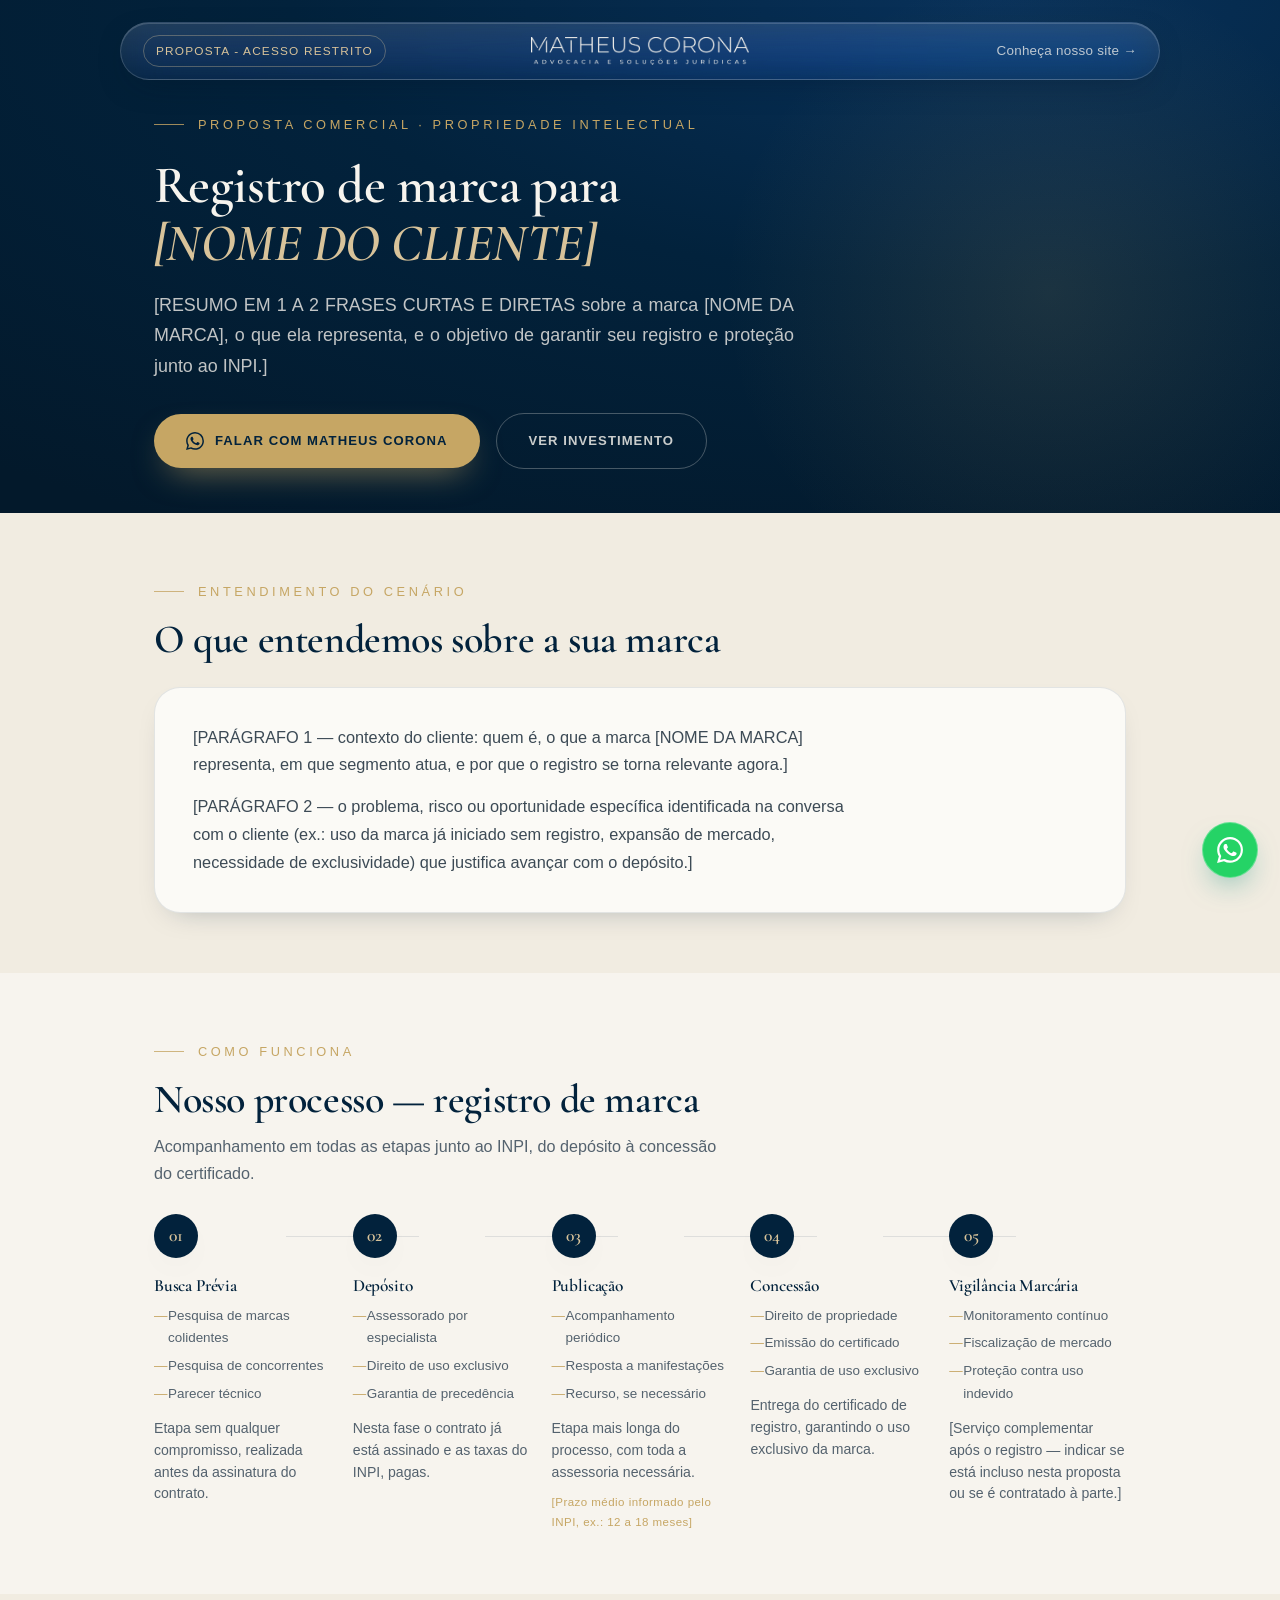
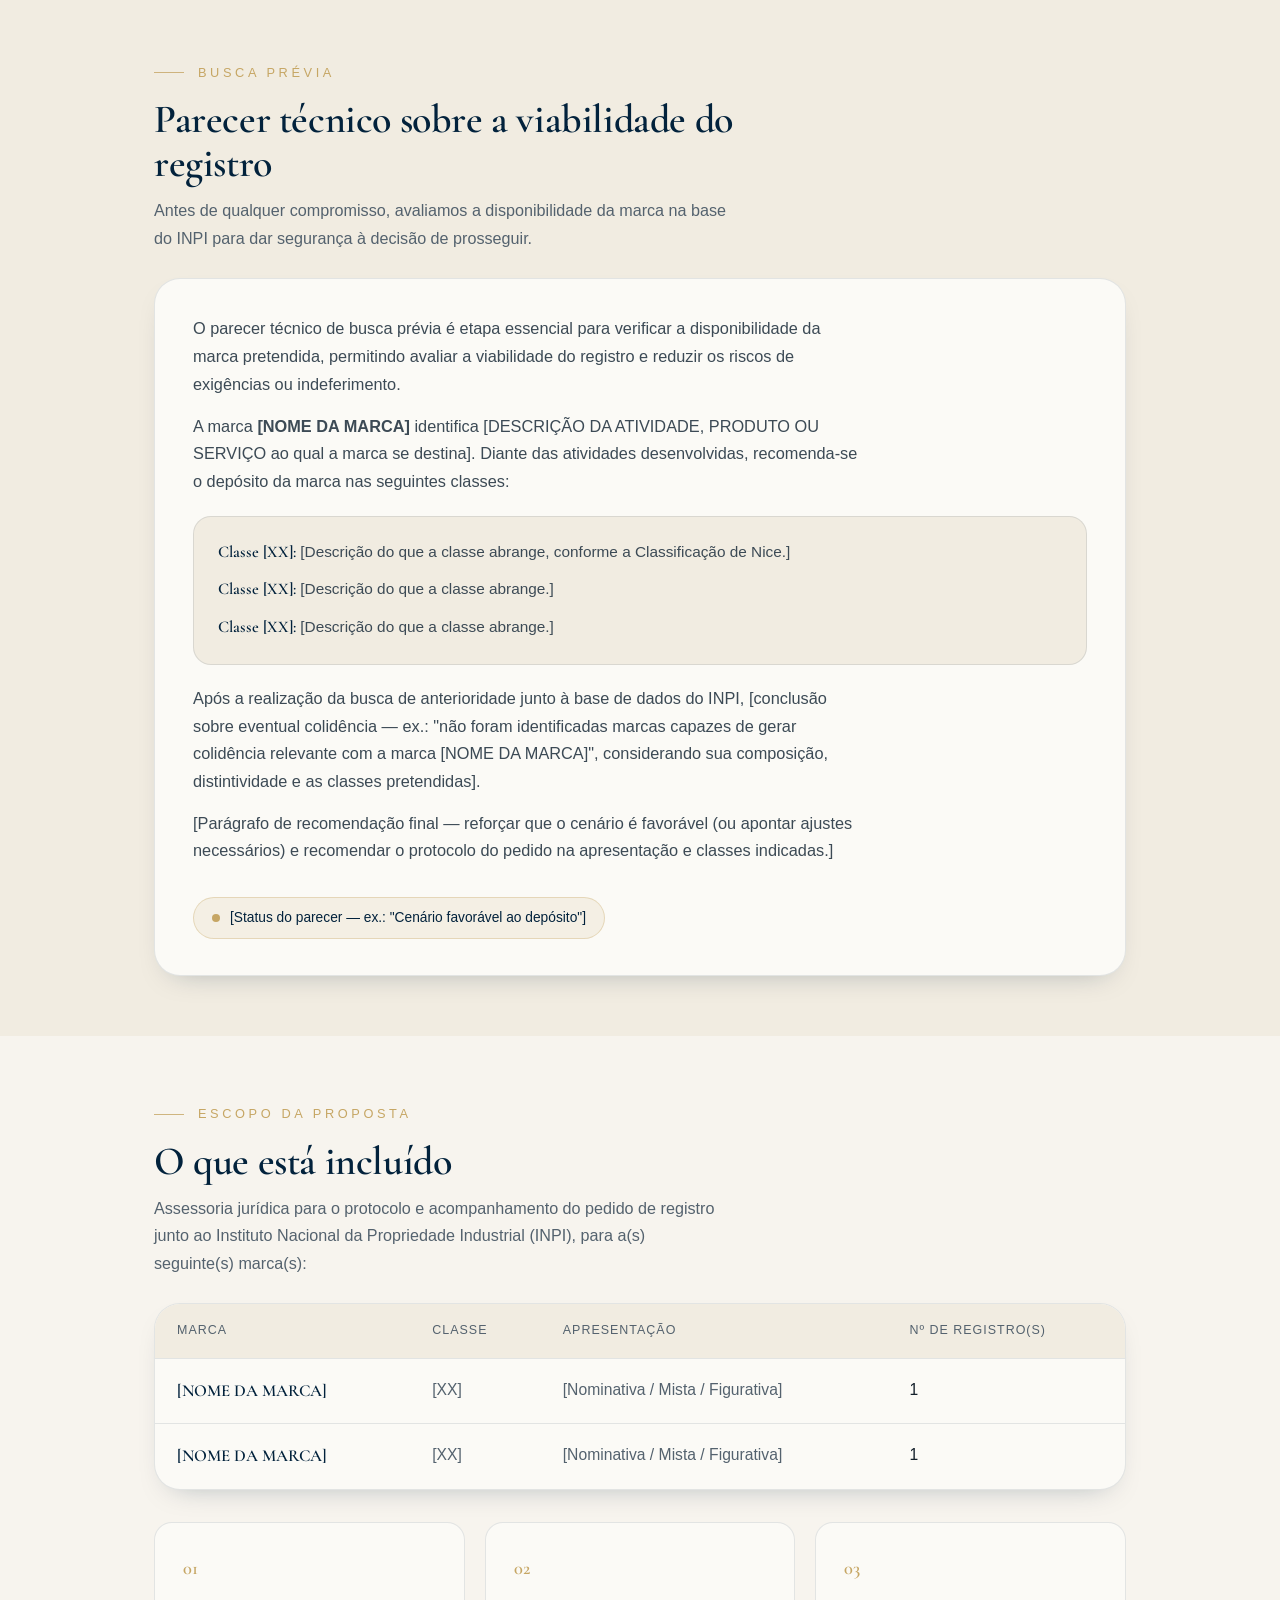
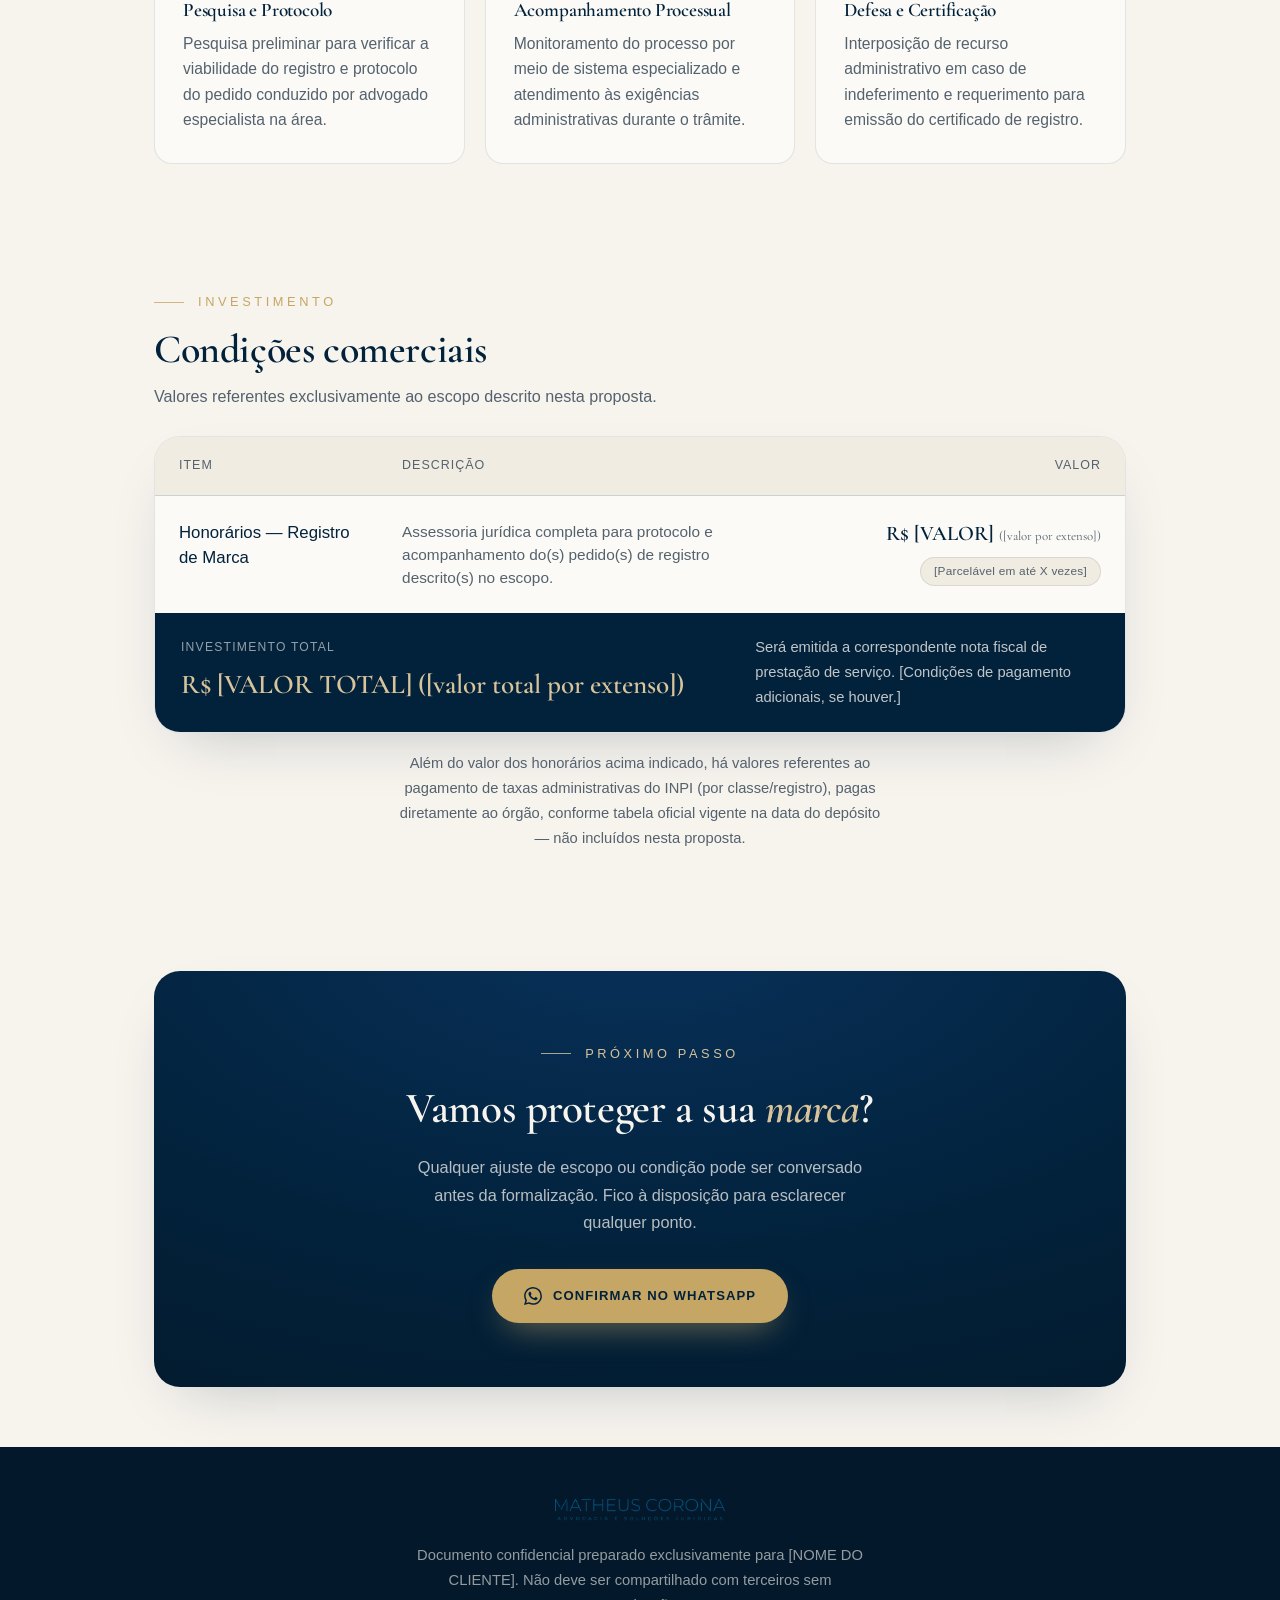
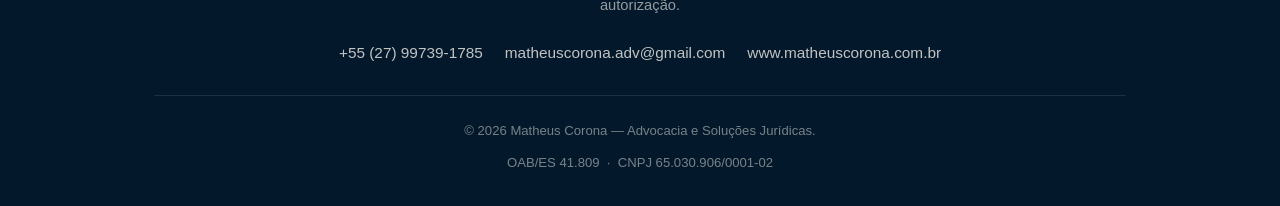
<file: propostas/_modelo-pi/index.html>
<!DOCTYPE html>
<html lang="pt-BR">
<head>
<!--
  MODELO-BASE DE PROPOSTA — PROPRIEDADE INTELECTUAL (REGISTRO DE MARCA) —
  não é uma proposta real e não deve ser enviado a clientes. Serve apenas
  de fonte para gerar novas propostas dessa área.

  Este modelo é derivado do modelo padrão (propostas/_modelo/), mas com
  3 blocos extras, exclusivos de P.I. e que a área geral não tem:
    - #processo  → linha do tempo do registro (Busca Prévia a Vigilância)
    - #parecer   → conclusão técnica da busca prévia, com classes sugeridas
    - .marcas-*  → tabela de marca/classe/apresentação dentro do Escopo
  As classes CSS desses blocos vivem em propostas/assets/styles.css e não
  são usadas por nenhuma proposta padrão — editá-las não afeta as demais.

  Como gerar uma proposta de registro de marca para um cliente novo:
  1. Copiar esta pasta inteira para propostas/<slug-do-cliente>/
     (ex.: propostas/lagune-ai/).
  2. Substituir os campos entre colchetes [ASSIM] pelas informações do
     cliente, da marca e do parecer técnico (dados comerciais ficam só
     nessa cópia, nunca neste modelo).
  3. Ajustar a quantidade de linhas da tabela de marcas/classes, de
     classes recomendadas no parecer, de itens do "ESCOPO" e de linhas da
     tabela de "INVESTIMENTO" conforme o caso.
  4. Publicar a pasta — a URL final fica
     https://www.matheuscorona.com.br/propostas/<slug-do-cliente>/
  5. Este arquivo (_modelo-pi/) permanece intocado para o próximo cliente.

  Os campos [ENTRE COLCHETES] abaixo marcam tudo que varia por cliente.
-->
<meta charset="UTF-8">
<meta name="viewport" content="width=device-width, initial-scale=1.0">
<title>Proposta de Registro de Marca para [NOME DO CLIENTE] | Matheus Corona Advocacia</title>
<meta name="description" content="Proposta de assessoria jurídica em propriedade intelectual para registro de marca, preparada para [NOME DO CLIENTE].">
<meta name="robots" content="noindex, nofollow">
<link rel="icon" type="image/png" sizes="32x32" href="../../favicon-32x32.png">
<link rel="icon" type="image/png" sizes="16x16" href="../../favicon-16x16.png">
<link rel="apple-touch-icon" sizes="180x180" href="../../apple-touch-icon.png">
<link rel="preconnect" href="https://fonts.googleapis.com">
<link rel="preconnect" href="https://fonts.gstatic.com" crossorigin>
<link href="https://fonts.googleapis.com/css2?family=Cormorant+Garamond:ital,wght@0,400;0,500;0,600;1,400;1,500&family=Manrope:wght@300;400;500;600&display=swap" rel="stylesheet">
<link rel="stylesheet" href="../assets/styles.css">
</head>
<body>

<!-- HERO (o header.nav vive dentro do hero para o fundo ficar contínuo, sem emenda) -->
<section class="hero">
  <header class="nav">
    <div class="nav-shell">
      <span class="nav-tag">Proposta - Acesso Restrito</span>
      <a href="https://www.matheuscorona.com.br/" class="brand" aria-label="Matheus Corona Advocacia">
        <img src="../assets/logo-light.png" alt="Matheus Corona Advocacia">
      </a>
      <a href="https://www.matheuscorona.com.br/" class="nav-back" aria-label="Conheça nosso site">Conheça nosso site →</a>
    </div>
  </header>
  <div class="hero-glow"></div>
  <div class="wrap">
    <div class="hero-inner">
      <span class="eyebrow">Proposta Comercial · Propriedade Intelectual</span>
      <h1>Registro de marca para <em>[NOME DO CLIENTE]</em></h1>
      <p class="lead">[RESUMO EM 1 A 2 FRASES CURTAS E DIRETAS sobre a marca [NOME DA MARCA], o que ela representa, e o objetivo de garantir seu registro e proteção junto ao INPI.]</p>
      <div class="hero-actions">
        <a href="https://wa.me/5527997391785?text=Ol%C3%A1%2C%20recebi%20a%20proposta%20e%20gostaria%20de%20conversar." class="btn btn-gold" target="_blank" rel="noopener"><svg viewBox="0 0 24 24" fill="currentColor"><path d="M17.472 14.382c-.297-.149-1.758-.867-2.03-.967-.273-.099-.471-.148-.67.15-.197.297-.767.966-.94 1.164-.173.199-.347.223-.644.075-.297-.15-1.255-.463-2.39-1.475-.883-.788-1.48-1.761-1.653-2.059-.173-.297-.018-.458.13-.606.134-.133.298-.347.446-.52.149-.174.198-.298.298-.497.099-.198.05-.371-.025-.52-.075-.149-.669-1.612-.916-2.207-.242-.579-.487-.5-.669-.51-.173-.008-.371-.01-.57-.01-.198 0-.52.074-.792.372-.272.297-1.04 1.016-1.04 2.479 0 1.462 1.065 2.875 1.213 3.074.149.198 2.096 3.2 5.077 4.487.709.306 1.262.489 1.694.625.712.227 1.36.195 1.871.118.571-.085 1.758-.719 2.006-1.413.248-.694.248-1.289.173-1.413-.074-.124-.272-.198-.57-.347m-5.421 7.403h-.004a9.87 9.87 0 01-5.031-1.378l-.361-.214-3.741.982.998-3.648-.235-.374a9.86 9.86 0 01-1.51-5.26c.001-5.45 4.436-9.884 9.888-9.884 2.64 0 5.122 1.03 6.988 2.898a9.825 9.825 0 012.893 6.994c-.003 5.45-4.437 9.884-9.885 9.884m8.413-18.297A11.815 11.815 0 0012.05 0C5.495 0 .16 5.335.157 11.892c0 2.096.547 4.142 1.588 5.945L.057 24l6.305-1.654a11.882 11.882 0 005.683 1.448h.005c6.554 0 11.89-5.335 11.893-11.893a11.821 11.821 0 00-3.48-8.413Z"/></svg> Falar com Matheus Corona</a>
        <a href="#investimento" class="btn btn-ghost">Ver investimento</a>
      </div>
    </div>
  </div>
</section>

<!-- DIAGNÓSTICO -->
<section class="sec diag" id="diagnostico">
  <div class="wrap">
    <div class="sec-head reveal">
      <span class="eyebrow">Entendimento do cenário</span>
      <h2>O que entendemos sobre a sua marca</h2>
    </div>
    <div class="diag-card">
      <p>[PARÁGRAFO 1 — contexto do cliente: quem é, o que a marca [NOME DA MARCA] representa, em que segmento atua, e por que o registro se torna relevante agora.]</p>
      <p>[PARÁGRAFO 2 — o problema, risco ou oportunidade específica identificada na conversa com o cliente (ex.: uso da marca já iniciado sem registro, expansão de mercado, necessidade de exclusividade) que justifica avançar com o depósito.]</p>
    </div>
  </div>
</section>

<!-- PROCESSO — linha do tempo do registro de marca; exclusiva de P.I. -->
<section class="sec" id="processo">
  <div class="wrap">
    <div class="sec-head reveal">
      <span class="eyebrow">Como funciona</span>
      <h2>Nosso processo — registro de marca</h2>
      <p>Acompanhamento em todas as etapas junto ao INPI, do depósito à concessão do certificado.</p>
    </div>
    <div class="processo-grid">
      <div class="processo-step">
        <span class="processo-badge">01</span>
        <h3>Busca Prévia</h3>
        <ul class="processo-tags">
          <li>Pesquisa de marcas colidentes</li>
          <li>Pesquisa de concorrentes</li>
          <li>Parecer técnico</li>
        </ul>
        <p>Etapa sem qualquer compromisso, realizada antes da assinatura do contrato.</p>
      </div>
      <div class="processo-step">
        <span class="processo-badge">02</span>
        <h3>Depósito</h3>
        <ul class="processo-tags">
          <li>Assessorado por especialista</li>
          <li>Direito de uso exclusivo</li>
          <li>Garantia de precedência</li>
        </ul>
        <p>Nesta fase o contrato já está assinado e as taxas do INPI, pagas.</p>
      </div>
      <div class="processo-step">
        <span class="processo-badge">03</span>
        <h3>Publicação</h3>
        <ul class="processo-tags">
          <li>Acompanhamento periódico</li>
          <li>Resposta a manifestações</li>
          <li>Recurso, se necessário</li>
        </ul>
        <p>Etapa mais longa do processo, com toda a assessoria necessária.</p>
        <span class="processo-eta">[Prazo médio informado pelo INPI, ex.: 12 a 18 meses]</span>
      </div>
      <div class="processo-step">
        <span class="processo-badge">04</span>
        <h3>Concessão</h3>
        <ul class="processo-tags">
          <li>Direito de propriedade</li>
          <li>Emissão do certificado</li>
          <li>Garantia de uso exclusivo</li>
        </ul>
        <p>Entrega do certificado de registro, garantindo o uso exclusivo da marca.</p>
      </div>
      <div class="processo-step">
        <span class="processo-badge">05</span>
        <h3>Vigilância Marcária</h3>
        <ul class="processo-tags">
          <li>Monitoramento contínuo</li>
          <li>Fiscalização de mercado</li>
          <li>Proteção contra uso indevido</li>
        </ul>
        <p>[Serviço complementar após o registro — indicar se está incluso nesta proposta ou se é contratado à parte.]</p>
      </div>
    </div>
  </div>
</section>

<!-- PARECER — conclusão técnica da busca prévia; exclusiva de P.I. -->
<section class="sec diag" id="parecer">
  <div class="wrap">
    <div class="sec-head reveal">
      <span class="eyebrow">Busca prévia</span>
      <h2>Parecer técnico sobre a viabilidade do registro</h2>
      <p>Antes de qualquer compromisso, avaliamos a disponibilidade da marca na base do INPI para dar segurança à decisão de prosseguir.</p>
    </div>
    <div class="parecer-card">
      <p>O parecer técnico de busca prévia é etapa essencial para verificar a disponibilidade da marca pretendida, permitindo avaliar a viabilidade do registro e reduzir os riscos de exigências ou indeferimento.</p>
      <p>A marca <strong>[NOME DA MARCA]</strong> identifica [DESCRIÇÃO DA ATIVIDADE, PRODUTO OU SERVIÇO ao qual a marca se destina]. Diante das atividades desenvolvidas, recomenda-se o depósito da marca nas seguintes classes:</p>
      <ul class="parecer-classes">
        <li><b>Classe [XX]:</b> [Descrição do que a classe abrange, conforme a Classificação de Nice.]</li>
        <li><b>Classe [XX]:</b> [Descrição do que a classe abrange.]</li>
        <li><b>Classe [XX]:</b> [Descrição do que a classe abrange.]</li>
      </ul>
      <p>Após a realização da busca de anterioridade junto à base de dados do INPI, [conclusão sobre eventual colidência — ex.: "não foram identificadas marcas capazes de gerar colidência relevante com a marca [NOME DA MARCA]", considerando sua composição, distintividade e as classes pretendidas].</p>
      <p>[Parágrafo de recomendação final — reforçar que o cenário é favorável (ou apontar ajustes necessários) e recomendar o protocolo do pedido na apresentação e classes indicadas.]</p>
      <span class="parecer-status">[Status do parecer — ex.: "Cenário favorável ao depósito"]</span>
    </div>
  </div>
</section>

<!-- ESCOPO -->
<section class="sec" id="escopo">
  <div class="wrap">
    <div class="sec-head reveal">
      <span class="eyebrow">Escopo da proposta</span>
      <h2>O que está incluído</h2>
      <p>Assessoria jurídica para o protocolo e acompanhamento do pedido de registro junto ao Instituto Nacional da Propriedade Industrial (INPI), para a(s) seguinte(s) marca(s):</p>
    </div>

    <div class="marcas-card">
      <table class="marcas-table">
        <thead>
          <tr>
            <th>Marca</th>
            <th>Classe</th>
            <th>Apresentação</th>
            <th>Nº de registro(s)</th>
          </tr>
        </thead>
        <tbody>
          <tr>
            <td class="marca-nome">[NOME DA MARCA]</td>
            <td class="marca-classe">[XX]</td>
            <td class="marca-apresentacao">[Nominativa / Mista / Figurativa]</td>
            <td>1</td>
          </tr>
          <tr>
            <td class="marca-nome">[NOME DA MARCA]</td>
            <td class="marca-classe">[XX]</td>
            <td class="marca-apresentacao">[Nominativa / Mista / Figurativa]</td>
            <td>1</td>
          </tr>
          <!-- Duplicar/remover <tr> conforme as classes recomendadas no parecer -->
        </tbody>
      </table>
    </div>

    <!-- 3 itens = uma única linha .escopo-grid.n-3. Para 6+ itens, ver a
         regra de divisão no topo de propostas/assets/styles.css. -->
    <div class="escopo-grid n-3">
      <div class="item-escopo">
        <span class="num">01</span>
        <h3>Pesquisa e Protocolo</h3>
        <p>Pesquisa preliminar para verificar a viabilidade do registro e protocolo do pedido conduzido por advogado especialista na área.</p>
      </div>
      <div class="item-escopo">
        <span class="num">02</span>
        <h3>Acompanhamento Processual</h3>
        <p>Monitoramento do processo por meio de sistema especializado e atendimento às exigências administrativas durante o trâmite.</p>
      </div>
      <div class="item-escopo">
        <span class="num">03</span>
        <h3>Defesa e Certificação</h3>
        <p>Interposição de recurso administrativo em caso de indeferimento e requerimento para emissão do certificado de registro.</p>
      </div>
    </div>
  </div>
</section>

<!-- INVESTIMENTO -->
<section class="sec" id="investimento">
  <div class="wrap">
    <div class="sec-head reveal">
      <span class="eyebrow">Investimento</span>
      <h2>Condições comerciais</h2>
      <p>Valores referentes exclusivamente ao escopo descrito nesta proposta.</p>
    </div>
    <div class="invest-card">
      <table class="invest-table">
        <thead>
          <tr>
            <th>Item</th>
            <th>Descrição</th>
            <th style="text-align:right">Valor</th>
          </tr>
        </thead>
        <tbody>
          <tr>
            <td class="item-nome">Honorários — Registro de Marca</td>
            <td class="item-desc">Assessoria jurídica completa para protocolo e acompanhamento do(s) pedido(s) de registro descrito(s) no escopo.</td>
            <td class="item-valor">
              <div class="valor-num">R$ [VALOR] <span class="extenso">([valor por extenso])</span></div>
              <span class="parcela-nota">[Parcelável em até X vezes]</span>
            </td>
          </tr>
          <!-- Duplicar/remover <tr> conforme os itens do escopo, ex.: Vigilância Marcária -->
        </tbody>
      </table>
      <div class="invest-foot">
        <div class="invest-total">
          <span>Investimento total</span>
          <b>R$ [VALOR TOTAL] ([valor total por extenso])</b>
        </div>
        <div class="invest-cond">Será emitida a correspondente nota fiscal de prestação de serviço. [Condições de pagamento adicionais, se houver.]</div>
      </div>
    </div>
    <p class="invest-note">Além do valor dos honorários acima indicado, há valores referentes ao pagamento de taxas administrativas do INPI (por classe/registro), pagas diretamente ao órgão, conforme tabela oficial vigente na data do depósito — não incluídos nesta proposta.</p>
  </div>
</section>

<!-- CTA -->
<section class="sec cta">
  <div class="wrap">
    <div class="cta-card reveal">
      <span class="eyebrow">Próximo passo</span>
      <h2>Vamos proteger a sua <em>marca</em>?</h2>
      <p>Qualquer ajuste de escopo ou condição pode ser conversado antes da formalização. Fico à disposição para esclarecer qualquer ponto.</p>
      <a href="https://wa.me/5527997391785?text=Ol%C3%A1%2C%20recebi%20a%20proposta%20e%20gostaria%20de%20conversar." class="btn btn-gold" target="_blank" rel="noopener"><svg viewBox="0 0 24 24" fill="currentColor"><path d="M17.472 14.382c-.297-.149-1.758-.867-2.03-.967-.273-.099-.471-.148-.67.15-.197.297-.767.966-.94 1.164-.173.199-.347.223-.644.075-.297-.15-1.255-.463-2.39-1.475-.883-.788-1.48-1.761-1.653-2.059-.173-.297-.018-.458.13-.606.134-.133.298-.347.446-.52.149-.174.198-.298.298-.497.099-.198.05-.371-.025-.52-.075-.149-.669-1.612-.916-2.207-.242-.579-.487-.5-.669-.51-.173-.008-.371-.01-.57-.01-.198 0-.52.074-.792.372-.272.297-1.04 1.016-1.04 2.479 0 1.462 1.065 2.875 1.213 3.074.149.198 2.096 3.2 5.077 4.487.709.306 1.262.489 1.694.625.712.227 1.36.195 1.871.118.571-.085 1.758-.719 2.006-1.413.248-.694.248-1.289.173-1.413-.074-.124-.272-.198-.57-.347m-5.421 7.403h-.004a9.87 9.87 0 01-5.031-1.378l-.361-.214-3.741.982.998-3.648-.235-.374a9.86 9.86 0 01-1.51-5.26c.001-5.45 4.436-9.884 9.888-9.884 2.64 0 5.122 1.03 6.988 2.898a9.825 9.825 0 012.893 6.994c-.003 5.45-4.437 9.884-9.885 9.884m8.413-18.297A11.815 11.815 0 0012.05 0C5.495 0 .16 5.335.157 11.892c0 2.096.547 4.142 1.588 5.945L.057 24l6.305-1.654a11.882 11.882 0 005.683 1.448h.005c6.554 0 11.89-5.335 11.893-11.893a11.821 11.821 0 00-3.48-8.413Z"/></svg> Confirmar no WhatsApp</a>
    </div>
  </div>
</section>

<!-- FOOTER -->
<footer>
  <div class="wrap">
    <div class="foot-inner">
      <img class="foot-logo" src="../assets/logo-dark.png" alt="Matheus Corona Advocacia">
      <p>Documento confidencial preparado exclusivamente para [NOME DO CLIENTE]. Não deve ser compartilhado com terceiros sem autorização.</p>
      <div class="foot-links">
        <a href="https://wa.me/5527997391785" target="_blank" rel="noopener">+55 (27) 99739-1785</a>
        <a href="mailto:matheuscorona.adv@gmail.com">matheuscorona.adv@gmail.com</a>
        <a href="https://www.matheuscorona.com.br/">www.matheuscorona.com.br</a>
      </div>
    </div>
    <div class="foot-bottom">
      <p>&copy; <span id="yr"></span> Matheus Corona — Advocacia e Soluções Jurídicas.</p>
      <p class="legal">OAB/ES 41.809 &nbsp;·&nbsp; CNPJ 65.030.906/0001-02</p>
    </div>
  </div>
</footer>

<a class="wa-float" href="https://wa.me/5527997391785?text=Ol%C3%A1%2C%20recebi%20a%20proposta%20e%20gostaria%20de%20conversar." target="_blank" rel="noopener" aria-label="Falar no WhatsApp"><svg viewBox="0 0 24 24" fill="currentColor"><path d="M17.472 14.382c-.297-.149-1.758-.867-2.03-.967-.273-.099-.471-.148-.67.15-.197.297-.767.966-.94 1.164-.173.199-.347.223-.644.075-.297-.15-1.255-.463-2.39-1.475-.883-.788-1.48-1.761-1.653-2.059-.173-.297-.018-.458.13-.606.134-.133.298-.347.446-.52.149-.174.198-.298.298-.497.099-.198.05-.371-.025-.52-.075-.149-.669-1.612-.916-2.207-.242-.579-.487-.5-.669-.51-.173-.008-.371-.01-.57-.01-.198 0-.52.074-.792.372-.272.297-1.04 1.016-1.04 2.479 0 1.462 1.065 2.875 1.213 3.074.149.198 2.096 3.2 5.077 4.487.709.306 1.262.489 1.694.625.712.227 1.36.195 1.871.118.571-.085 1.758-.719 2.006-1.413.248-.694.248-1.289.173-1.413-.074-.124-.272-.198-.57-.347m-5.421 7.403h-.004a9.87 9.87 0 01-5.031-1.378l-.361-.214-3.741.982.998-3.648-.235-.374a9.86 9.86 0 01-1.51-5.26c.001-5.45 4.436-9.884 9.888-9.884 2.64 0 5.122 1.03 6.988 2.898a9.825 9.825 0 012.893 6.994c-.003 5.45-4.437 9.884-9.885 9.884m8.413-18.297A11.815 11.815 0 0012.05 0C5.495 0 .16 5.335.157 11.892c0 2.096.547 4.142 1.588 5.945L.057 24l6.305-1.654a11.882 11.882 0 005.683 1.448h.005c6.554 0 11.89-5.335 11.893-11.893a11.821 11.821 0 00-3.48-8.413Z"/></svg></a>

<script>
document.getElementById('yr').textContent=new Date().getFullYear();
</script>
</body>
</html>
</file>
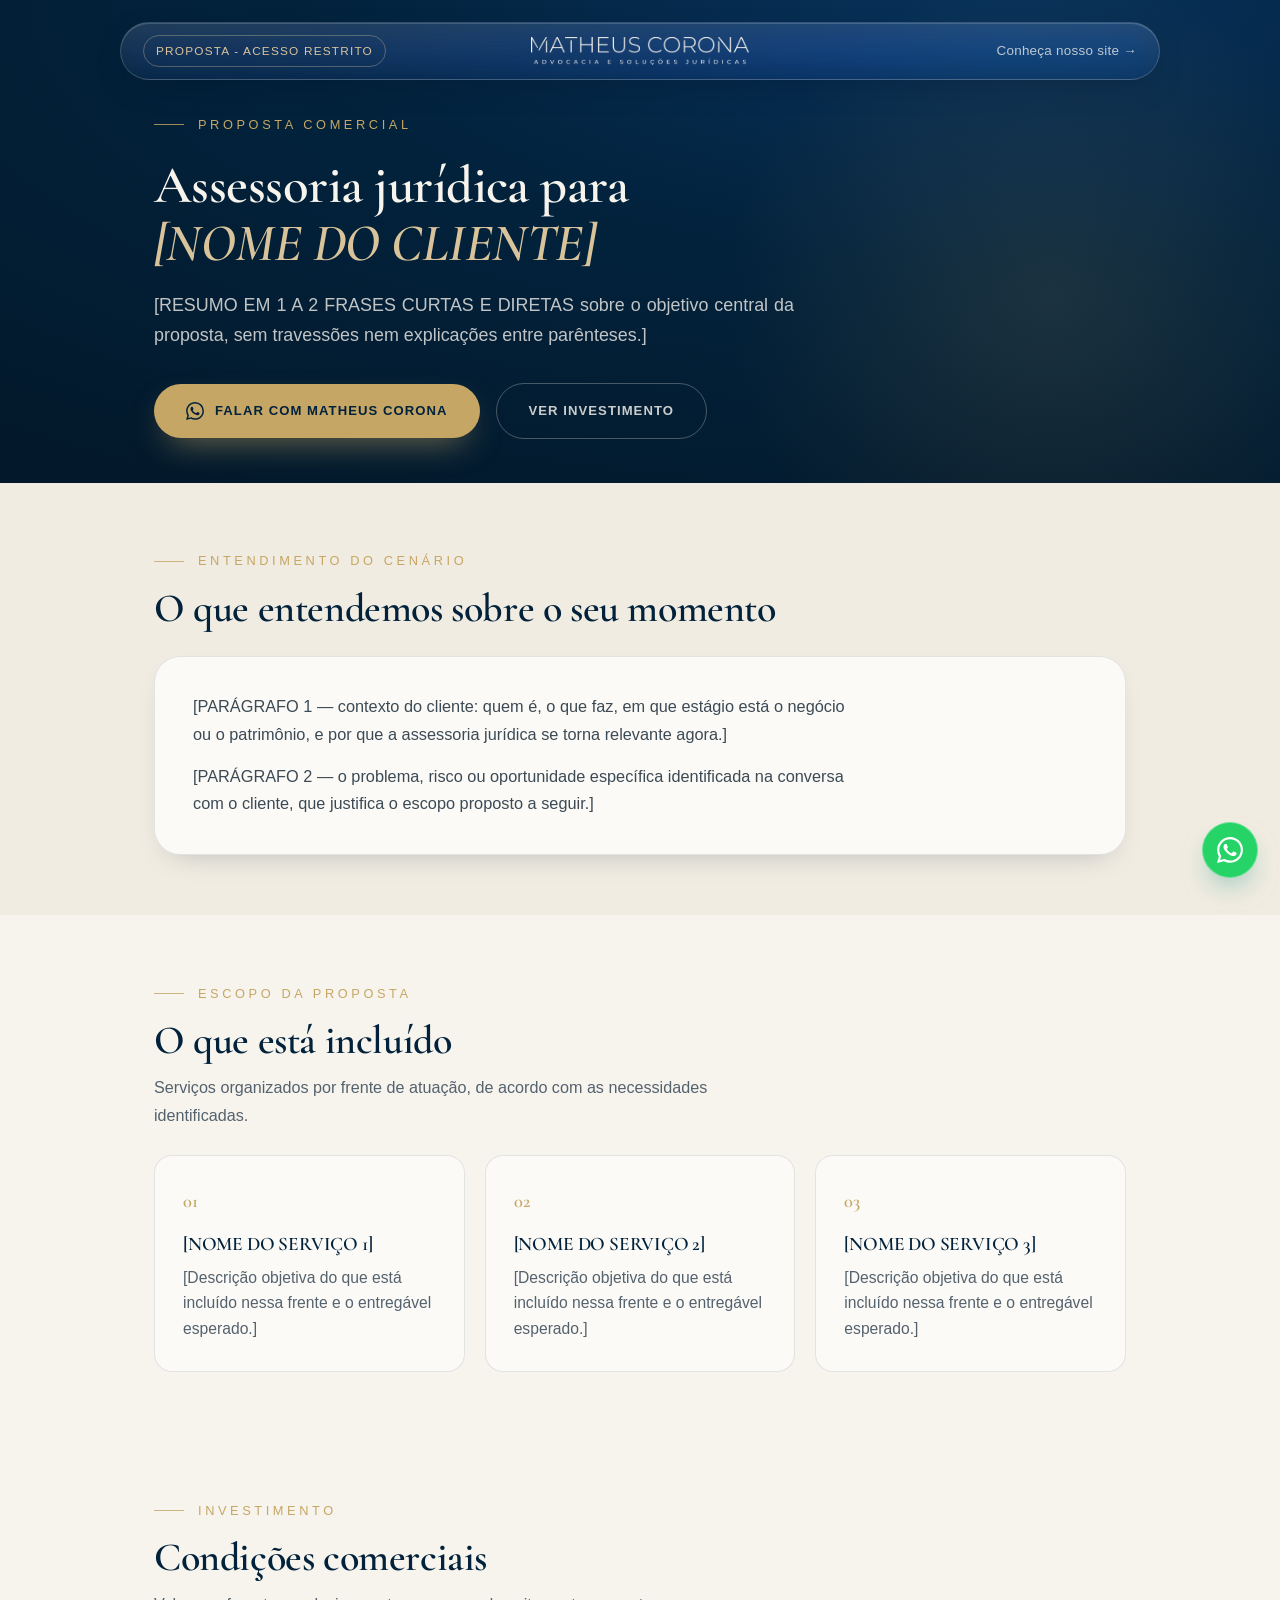
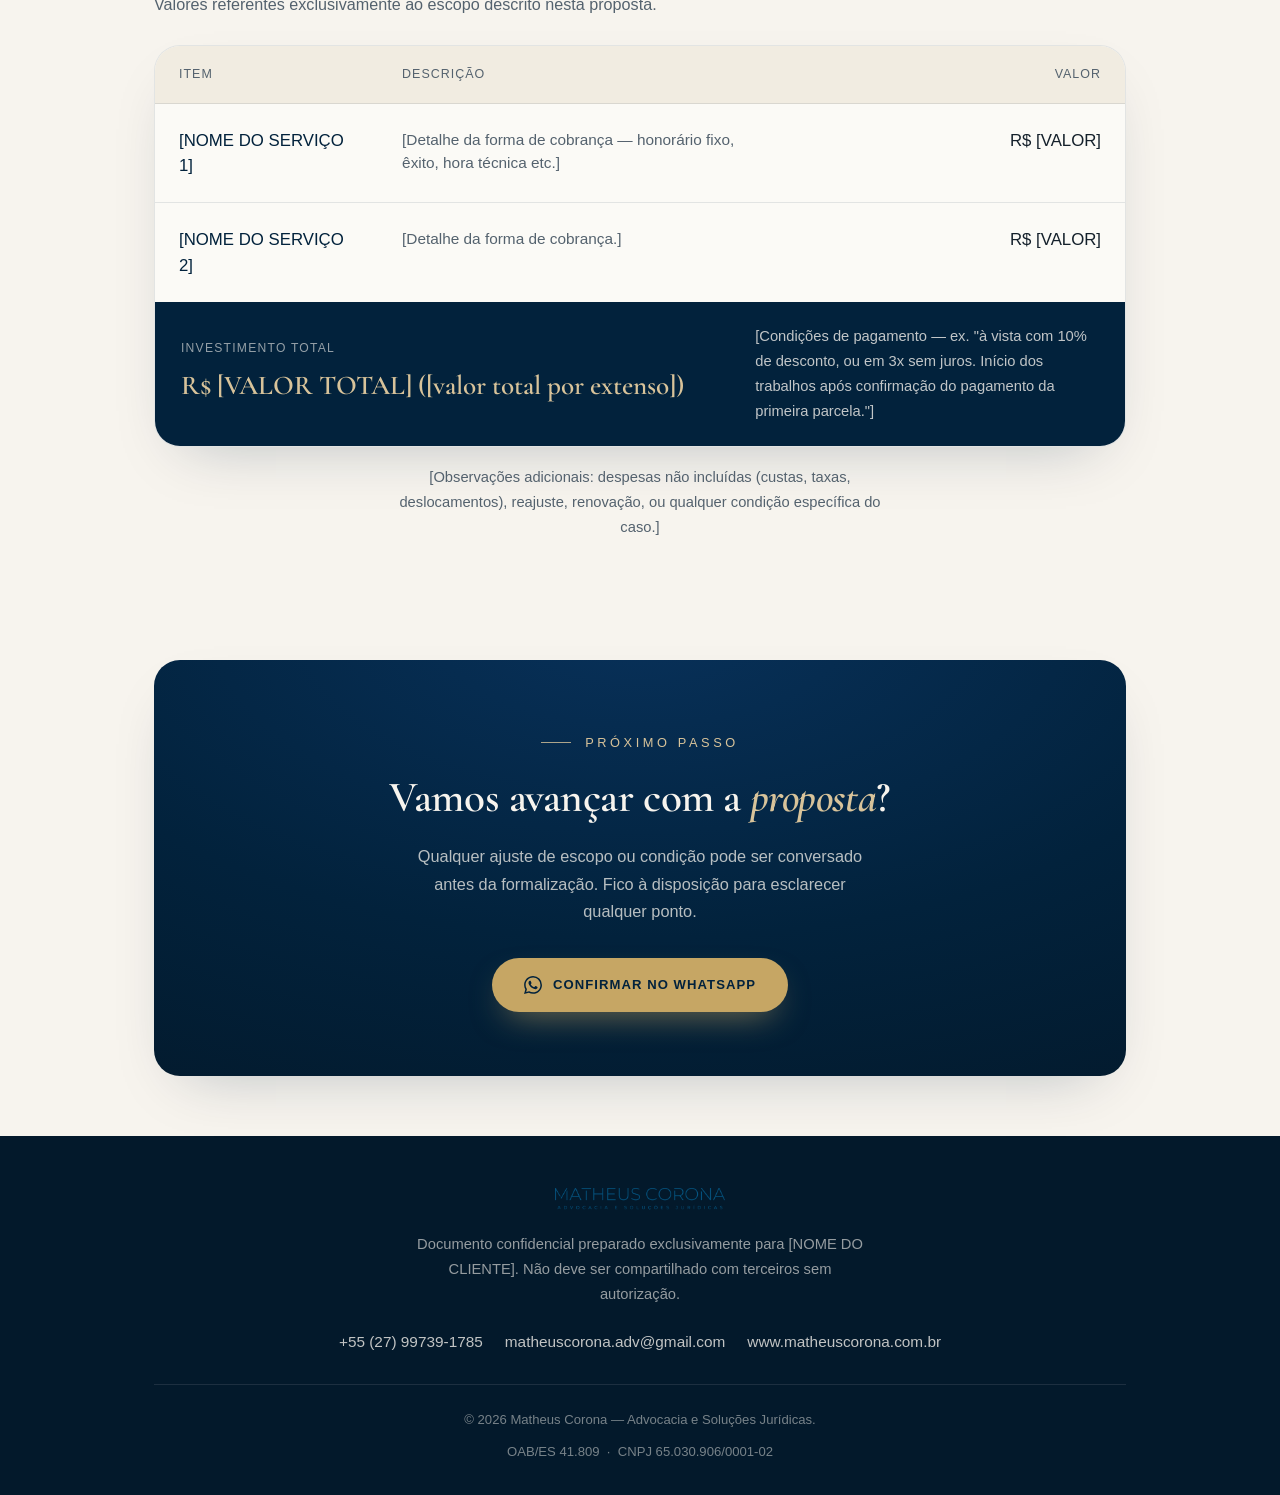
<file: propostas/_modelo/index.html>
<!DOCTYPE html>
<html lang="pt-BR">
<head>
<!--
  MODELO-BASE DE PROPOSTA COMERCIAL — não é uma proposta real e não deve ser
  enviado a clientes. Serve apenas de fonte para gerar novas páginas.

  Como gerar uma proposta para um cliente novo:
  1. Copiar esta pasta inteira para propostas/<slug-do-cliente>/
     (ex.: propostas/grupo-vitoria-holdings/).
  2. Substituir os campos entre colchetes [ASSIM] pelas informações
     do cliente e da proposta (dados comerciais ficam só nessa cópia,
     nunca neste modelo).
  3. Ajustar a quantidade de itens de "ESCOPO" e de linhas da tabela de
     "INVESTIMENTO" conforme o caso (copiar/remover blocos .item-escopo
     e <tr> conforme necessário).
  4. Publicar a pasta — a URL final fica
     https://www.matheuscorona.com.br/propostas/<slug-do-cliente>/
  5. Este arquivo (_modelo/) permanece intocado para o próximo cliente.

  Os campos [ENTRE COLCHETES] abaixo marcam tudo que varia por cliente.
-->
<meta charset="UTF-8">
<meta name="viewport" content="width=device-width, initial-scale=1.0">
<title>Proposta Comercial para [NOME DO CLIENTE] | Matheus Corona Advocacia</title>
<meta name="description" content="Proposta de assessoria jurídica preparada para [NOME DO CLIENTE].">
<meta name="robots" content="noindex, nofollow">
<link rel="icon" type="image/png" sizes="32x32" href="../../favicon-32x32.png">
<link rel="icon" type="image/png" sizes="16x16" href="../../favicon-16x16.png">
<link rel="apple-touch-icon" sizes="180x180" href="../../apple-touch-icon.png">
<link rel="preconnect" href="https://fonts.googleapis.com">
<link rel="preconnect" href="https://fonts.gstatic.com" crossorigin>
<link href="https://fonts.googleapis.com/css2?family=Cormorant+Garamond:ital,wght@0,400;0,500;0,600;1,400;1,500&family=Manrope:wght@300;400;500;600&display=swap" rel="stylesheet">
<link rel="stylesheet" href="../assets/styles.css">
</head>
<body>

<!-- HERO (o header.nav vive dentro do hero para o fundo ficar contínuo, sem emenda) -->
<section class="hero">
  <header class="nav">
    <div class="nav-shell">
      <span class="nav-tag">Proposta - Acesso Restrito</span>
      <a href="https://www.matheuscorona.com.br/" class="brand" aria-label="Matheus Corona Advocacia">
        <img src="../assets/logo-light.png" alt="Matheus Corona Advocacia">
      </a>
      <a href="https://www.matheuscorona.com.br/" class="nav-back" aria-label="Conheça nosso site">Conheça nosso site →</a>
    </div>
  </header>
  <div class="hero-glow"></div>
  <div class="wrap">
    <div class="hero-inner">
      <span class="eyebrow">Proposta Comercial</span>
      <h1>Assessoria jurídica para <em>[NOME DO CLIENTE]</em></h1>
      <p class="lead">[RESUMO EM 1 A 2 FRASES CURTAS E DIRETAS sobre o objetivo central da proposta, sem travessões nem explicações entre parênteses.]</p>
      <div class="hero-actions">
        <a href="https://wa.me/5527997391785?text=Ol%C3%A1%2C%20recebi%20a%20proposta%20e%20gostaria%20de%20conversar." class="btn btn-gold" target="_blank" rel="noopener"><svg viewBox="0 0 24 24" fill="currentColor"><path d="M17.472 14.382c-.297-.149-1.758-.867-2.03-.967-.273-.099-.471-.148-.67.15-.197.297-.767.966-.94 1.164-.173.199-.347.223-.644.075-.297-.15-1.255-.463-2.39-1.475-.883-.788-1.48-1.761-1.653-2.059-.173-.297-.018-.458.13-.606.134-.133.298-.347.446-.52.149-.174.198-.298.298-.497.099-.198.05-.371-.025-.52-.075-.149-.669-1.612-.916-2.207-.242-.579-.487-.5-.669-.51-.173-.008-.371-.01-.57-.01-.198 0-.52.074-.792.372-.272.297-1.04 1.016-1.04 2.479 0 1.462 1.065 2.875 1.213 3.074.149.198 2.096 3.2 5.077 4.487.709.306 1.262.489 1.694.625.712.227 1.36.195 1.871.118.571-.085 1.758-.719 2.006-1.413.248-.694.248-1.289.173-1.413-.074-.124-.272-.198-.57-.347m-5.421 7.403h-.004a9.87 9.87 0 01-5.031-1.378l-.361-.214-3.741.982.998-3.648-.235-.374a9.86 9.86 0 01-1.51-5.26c.001-5.45 4.436-9.884 9.888-9.884 2.64 0 5.122 1.03 6.988 2.898a9.825 9.825 0 012.893 6.994c-.003 5.45-4.437 9.884-9.885 9.884m8.413-18.297A11.815 11.815 0 0012.05 0C5.495 0 .16 5.335.157 11.892c0 2.096.547 4.142 1.588 5.945L.057 24l6.305-1.654a11.882 11.882 0 005.683 1.448h.005c6.554 0 11.89-5.335 11.893-11.893a11.821 11.821 0 00-3.48-8.413Z"/></svg> Falar com Matheus Corona</a>
        <a href="#investimento" class="btn btn-ghost">Ver investimento</a>
      </div>
    </div>
  </div>
</section>

<!-- DIAGNÓSTICO -->
<section class="sec diag" id="diagnostico">
  <div class="wrap">
    <div class="sec-head reveal">
      <span class="eyebrow">Entendimento do cenário</span>
      <h2>O que entendemos sobre o seu momento</h2>
    </div>
    <div class="diag-card">
      <p>[PARÁGRAFO 1 — contexto do cliente: quem é, o que faz, em que estágio está o negócio ou o patrimônio, e por que a assessoria jurídica se torna relevante agora.]</p>
      <p>[PARÁGRAFO 2 — o problema, risco ou oportunidade específica identificada na conversa com o cliente, que justifica o escopo proposto a seguir.]</p>
    </div>
  </div>
</section>

<!-- ESCOPO -->
<section class="sec" id="escopo">
  <div class="wrap">
    <div class="sec-head reveal">
      <span class="eyebrow">Escopo da proposta</span>
      <h2>O que está incluído</h2>
      <p>Serviços organizados por frente de atuação, de acordo com as necessidades identificadas.</p>
    </div>
    <!-- 3 itens = uma única linha .escopo-grid.n-3. Para 6+ itens, ver a
         regra de divisão no topo de propostas/assets/styles.css. -->
    <div class="escopo-grid n-3">
      <div class="item-escopo">
        <span class="num">01</span>
        <h3>[NOME DO SERVIÇO 1]</h3>
        <p>[Descrição objetiva do que está incluído nessa frente e o entregável esperado.]</p>
      </div>
      <div class="item-escopo">
        <span class="num">02</span>
        <h3>[NOME DO SERVIÇO 2]</h3>
        <p>[Descrição objetiva do que está incluído nessa frente e o entregável esperado.]</p>
      </div>
      <div class="item-escopo">
        <span class="num">03</span>
        <h3>[NOME DO SERVIÇO 3]</h3>
        <p>[Descrição objetiva do que está incluído nessa frente e o entregável esperado.]</p>
      </div>
    </div>
  </div>
</section>

<!-- INVESTIMENTO -->
<section class="sec" id="investimento">
  <div class="wrap">
    <div class="sec-head reveal">
      <span class="eyebrow">Investimento</span>
      <h2>Condições comerciais</h2>
      <p>Valores referentes exclusivamente ao escopo descrito nesta proposta.</p>
    </div>
    <div class="invest-card">
      <table class="invest-table">
        <thead>
          <tr>
            <th>Item</th>
            <th>Descrição</th>
            <th style="text-align:right">Valor</th>
          </tr>
        </thead>
        <tbody>
          <tr>
            <td class="item-nome">[NOME DO SERVIÇO 1]</td>
            <td class="item-desc">[Detalhe da forma de cobrança — honorário fixo, êxito, hora técnica etc.]</td>
            <td class="item-valor">R$ [VALOR]</td>
          </tr>
          <tr>
            <td class="item-nome">[NOME DO SERVIÇO 2]</td>
            <td class="item-desc">[Detalhe da forma de cobrança.]</td>
            <td class="item-valor">R$ [VALOR]</td>
          </tr>
          <!-- Duplicar/remover <tr> conforme os itens do escopo -->
        </tbody>
      </table>
      <div class="invest-foot">
        <div class="invest-total">
          <span>Investimento total</span>
          <b>R$ [VALOR TOTAL] ([valor total por extenso])</b>
        </div>
        <div class="invest-cond">[Condições de pagamento — ex. "à vista com 10% de desconto, ou em 3x sem juros. Início dos trabalhos após confirmação do pagamento da primeira parcela."]</div>
      </div>
    </div>
    <p class="invest-note">[Observações adicionais: despesas não incluídas (custas, taxas, deslocamentos), reajuste, renovação, ou qualquer condição específica do caso.]</p>
  </div>
</section>

<!-- CTA -->
<section class="sec cta">
  <div class="wrap">
    <div class="cta-card reveal">
      <span class="eyebrow">Próximo passo</span>
      <h2>Vamos avançar com a <em>proposta</em>?</h2>
      <p>Qualquer ajuste de escopo ou condição pode ser conversado antes da formalização. Fico à disposição para esclarecer qualquer ponto.</p>
      <a href="https://wa.me/5527997391785?text=Ol%C3%A1%2C%20recebi%20a%20proposta%20e%20gostaria%20de%20conversar." class="btn btn-gold" target="_blank" rel="noopener"><svg viewBox="0 0 24 24" fill="currentColor"><path d="M17.472 14.382c-.297-.149-1.758-.867-2.03-.967-.273-.099-.471-.148-.67.15-.197.297-.767.966-.94 1.164-.173.199-.347.223-.644.075-.297-.15-1.255-.463-2.39-1.475-.883-.788-1.48-1.761-1.653-2.059-.173-.297-.018-.458.13-.606.134-.133.298-.347.446-.52.149-.174.198-.298.298-.497.099-.198.05-.371-.025-.52-.075-.149-.669-1.612-.916-2.207-.242-.579-.487-.5-.669-.51-.173-.008-.371-.01-.57-.01-.198 0-.52.074-.792.372-.272.297-1.04 1.016-1.04 2.479 0 1.462 1.065 2.875 1.213 3.074.149.198 2.096 3.2 5.077 4.487.709.306 1.262.489 1.694.625.712.227 1.36.195 1.871.118.571-.085 1.758-.719 2.006-1.413.248-.694.248-1.289.173-1.413-.074-.124-.272-.198-.57-.347m-5.421 7.403h-.004a9.87 9.87 0 01-5.031-1.378l-.361-.214-3.741.982.998-3.648-.235-.374a9.86 9.86 0 01-1.51-5.26c.001-5.45 4.436-9.884 9.888-9.884 2.64 0 5.122 1.03 6.988 2.898a9.825 9.825 0 012.893 6.994c-.003 5.45-4.437 9.884-9.885 9.884m8.413-18.297A11.815 11.815 0 0012.05 0C5.495 0 .16 5.335.157 11.892c0 2.096.547 4.142 1.588 5.945L.057 24l6.305-1.654a11.882 11.882 0 005.683 1.448h.005c6.554 0 11.89-5.335 11.893-11.893a11.821 11.821 0 00-3.48-8.413Z"/></svg> Confirmar no WhatsApp</a>
    </div>
  </div>
</section>

<!-- FOOTER -->
<footer>
  <div class="wrap">
    <div class="foot-inner">
      <img class="foot-logo" src="../assets/logo-dark.png" alt="Matheus Corona Advocacia">
      <p>Documento confidencial preparado exclusivamente para [NOME DO CLIENTE]. Não deve ser compartilhado com terceiros sem autorização.</p>
      <div class="foot-links">
        <a href="https://wa.me/5527997391785" target="_blank" rel="noopener">+55 (27) 99739-1785</a>
        <a href="mailto:matheuscorona.adv@gmail.com">matheuscorona.adv@gmail.com</a>
        <a href="https://www.matheuscorona.com.br/">www.matheuscorona.com.br</a>
      </div>
    </div>
    <div class="foot-bottom">
      <p>&copy; <span id="yr"></span> Matheus Corona — Advocacia e Soluções Jurídicas.</p>
      <p class="legal">OAB/ES 41.809 &nbsp;·&nbsp; CNPJ 65.030.906/0001-02</p>
    </div>
  </div>
</footer>

<a class="wa-float" href="https://wa.me/5527997391785?text=Ol%C3%A1%2C%20recebi%20a%20proposta%20e%20gostaria%20de%20conversar." target="_blank" rel="noopener" aria-label="Falar no WhatsApp"><svg viewBox="0 0 24 24" fill="currentColor"><path d="M17.472 14.382c-.297-.149-1.758-.867-2.03-.967-.273-.099-.471-.148-.67.15-.197.297-.767.966-.94 1.164-.173.199-.347.223-.644.075-.297-.15-1.255-.463-2.39-1.475-.883-.788-1.48-1.761-1.653-2.059-.173-.297-.018-.458.13-.606.134-.133.298-.347.446-.52.149-.174.198-.298.298-.497.099-.198.05-.371-.025-.52-.075-.149-.669-1.612-.916-2.207-.242-.579-.487-.5-.669-.51-.173-.008-.371-.01-.57-.01-.198 0-.52.074-.792.372-.272.297-1.04 1.016-1.04 2.479 0 1.462 1.065 2.875 1.213 3.074.149.198 2.096 3.2 5.077 4.487.709.306 1.262.489 1.694.625.712.227 1.36.195 1.871.118.571-.085 1.758-.719 2.006-1.413.248-.694.248-1.289.173-1.413-.074-.124-.272-.198-.57-.347m-5.421 7.403h-.004a9.87 9.87 0 01-5.031-1.378l-.361-.214-3.741.982.998-3.648-.235-.374a9.86 9.86 0 01-1.51-5.26c.001-5.45 4.436-9.884 9.888-9.884 2.64 0 5.122 1.03 6.988 2.898a9.825 9.825 0 012.893 6.994c-.003 5.45-4.437 9.884-9.885 9.884m8.413-18.297A11.815 11.815 0 0012.05 0C5.495 0 .16 5.335.157 11.892c0 2.096.547 4.142 1.588 5.945L.057 24l6.305-1.654a11.882 11.882 0 005.683 1.448h.005c6.554 0 11.89-5.335 11.893-11.893a11.821 11.821 0 00-3.48-8.413Z"/></svg></a>

<script>
document.getElementById('yr').textContent=new Date().getFullYear();
</script>
</body>
</html>
</file>
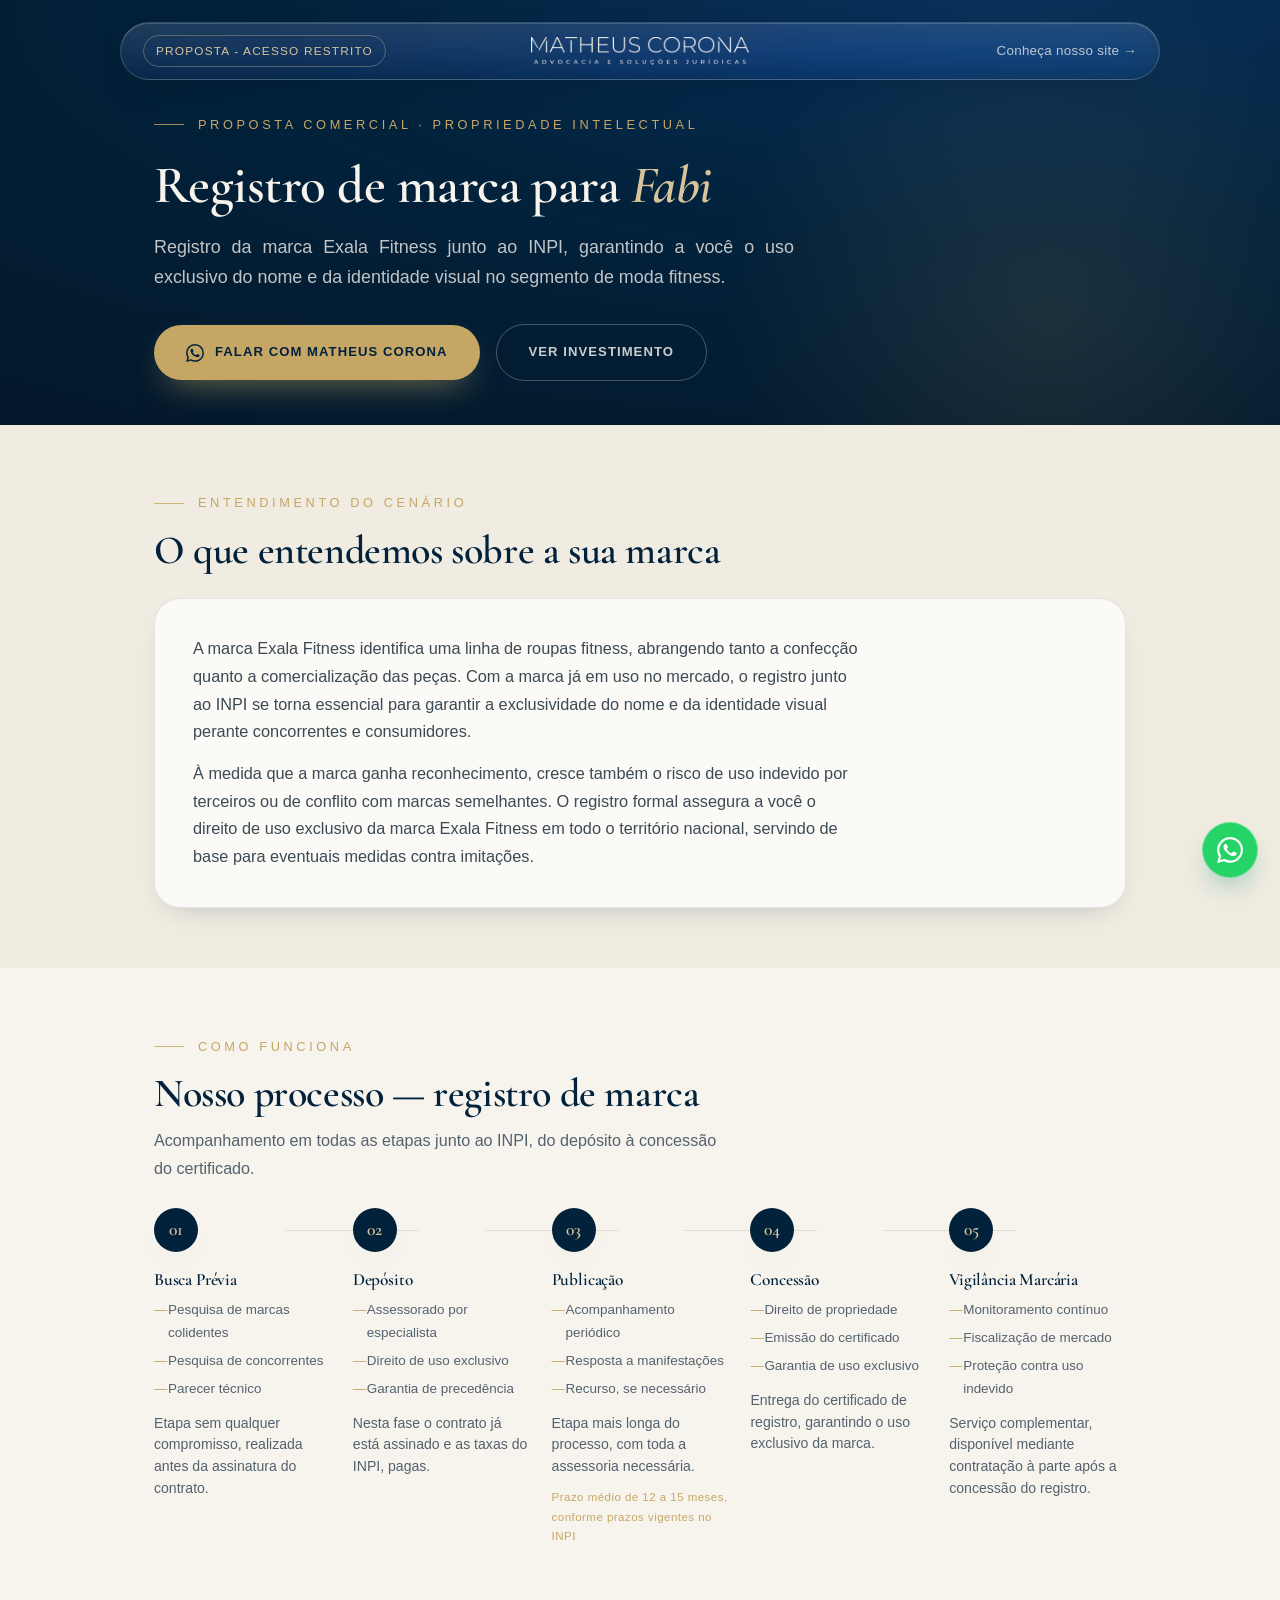
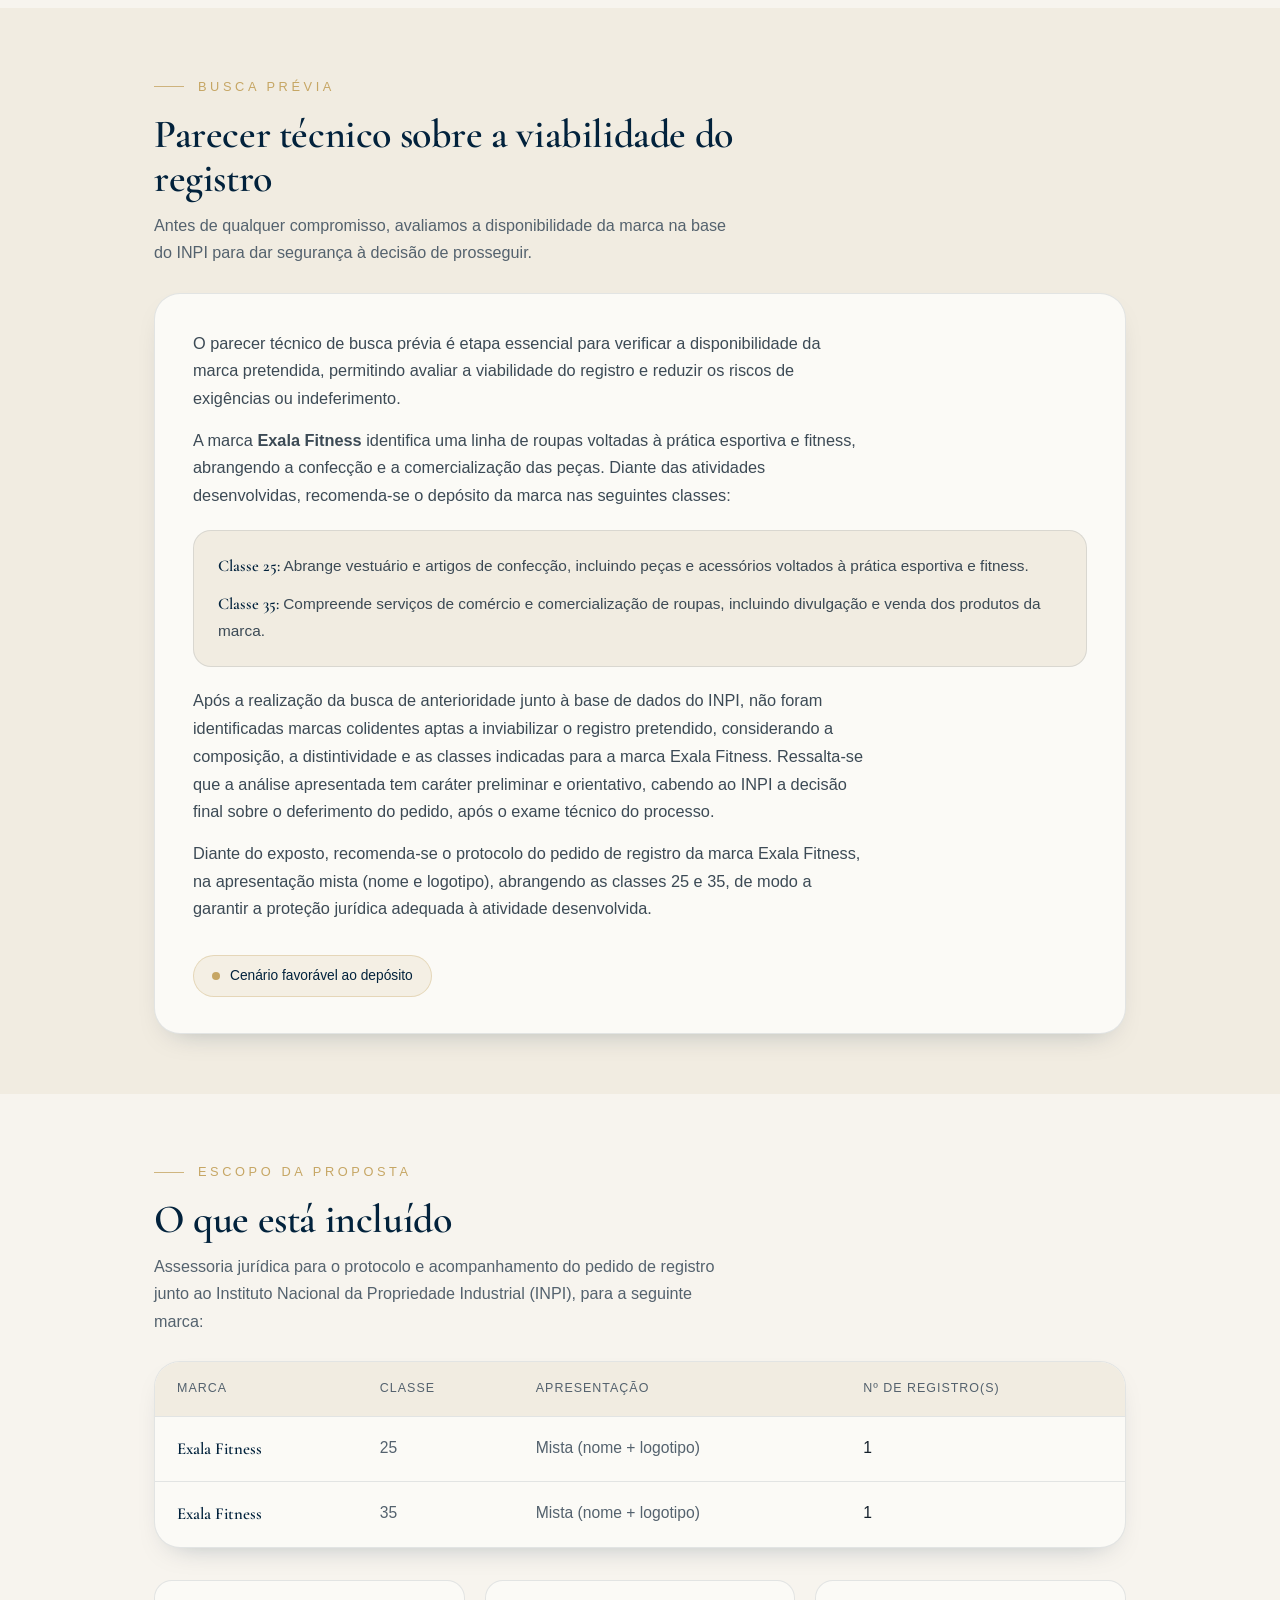
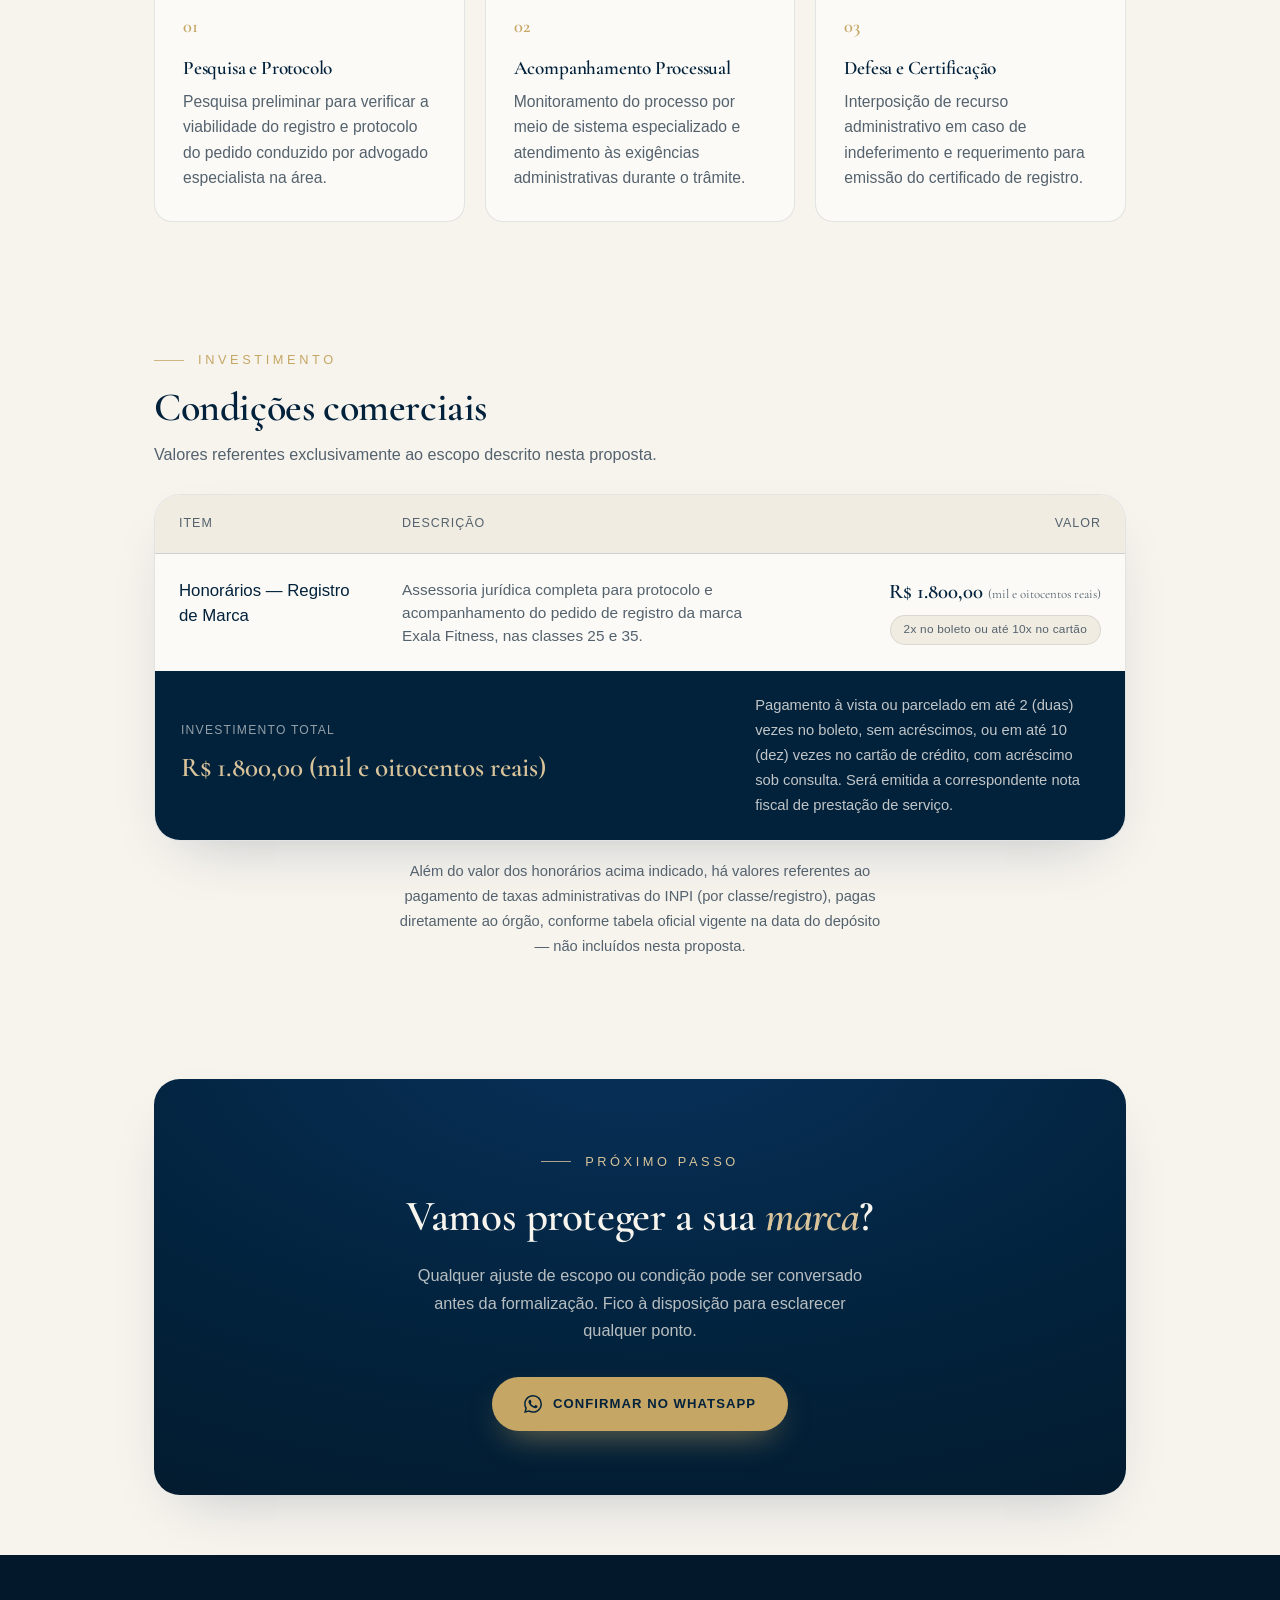
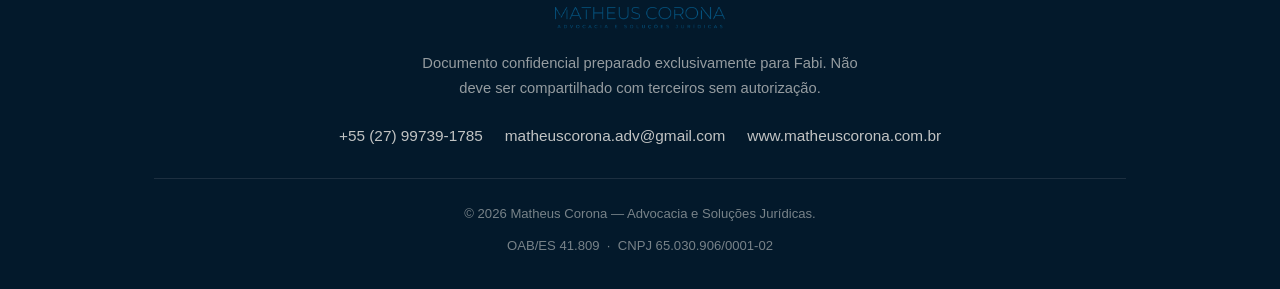
<file: propostas/exala-fitness/index.html>
<!DOCTYPE html>
<html lang="pt-BR">
<head>
<!--
  Gerado a partir do modelo de Propriedade Intelectual (propostas/_modelo-pi/).
-->
<meta charset="UTF-8">
<meta name="viewport" content="width=device-width, initial-scale=1.0">
<title>Proposta de Registro de Marca para Fabi | Matheus Corona Advocacia</title>
<meta name="description" content="Proposta de assessoria jurídica em propriedade intelectual para registro da marca Exala Fitness, preparada para Fabi.">
<meta name="robots" content="noindex, nofollow">
<link rel="icon" type="image/png" sizes="32x32" href="../../favicon-32x32.png">
<link rel="icon" type="image/png" sizes="16x16" href="../../favicon-16x16.png">
<link rel="apple-touch-icon" sizes="180x180" href="../../apple-touch-icon.png">
<link rel="preconnect" href="https://fonts.googleapis.com">
<link rel="preconnect" href="https://fonts.gstatic.com" crossorigin>
<link href="https://fonts.googleapis.com/css2?family=Cormorant+Garamond:ital,wght@0,400;0,500;0,600;1,400;1,500&family=Manrope:wght@300;400;500;600&display=swap" rel="stylesheet">
<link rel="stylesheet" href="../assets/styles.css">
</head>
<body>

<!-- HERO (o header.nav vive dentro do hero para o fundo ficar contínuo, sem emenda) -->
<section class="hero">
  <header class="nav">
    <div class="nav-shell">
      <span class="nav-tag">Proposta - Acesso Restrito</span>
      <a href="https://www.matheuscorona.com.br/" class="brand" aria-label="Matheus Corona Advocacia">
        <img src="../assets/logo-light.png" alt="Matheus Corona Advocacia">
      </a>
      <a href="https://www.matheuscorona.com.br/" class="nav-back" aria-label="Conheça nosso site">Conheça nosso site →</a>
    </div>
  </header>
  <div class="hero-glow"></div>
  <div class="wrap">
    <div class="hero-inner">
      <span class="eyebrow">Proposta Comercial · Propriedade Intelectual</span>
      <h1>Registro de marca para <em>Fabi</em></h1>
      <p class="lead">Registro da marca Exala Fitness junto ao INPI, garantindo a você o uso exclusivo do nome e da identidade visual no segmento de moda fitness.</p>
      <div class="hero-actions">
        <a href="https://wa.me/5527997391785?text=Ol%C3%A1%2C%20recebi%20a%20proposta%20e%20gostaria%20de%20conversar." class="btn btn-gold" target="_blank" rel="noopener"><svg viewBox="0 0 24 24" fill="currentColor"><path d="M17.472 14.382c-.297-.149-1.758-.867-2.03-.967-.273-.099-.471-.148-.67.15-.197.297-.767.966-.94 1.164-.173.199-.347.223-.644.075-.297-.15-1.255-.463-2.39-1.475-.883-.788-1.48-1.761-1.653-2.059-.173-.297-.018-.458.13-.606.134-.133.298-.347.446-.52.149-.174.198-.298.298-.497.099-.198.05-.371-.025-.52-.075-.149-.669-1.612-.916-2.207-.242-.579-.487-.5-.669-.51-.173-.008-.371-.01-.57-.01-.198 0-.52.074-.792.372-.272.297-1.04 1.016-1.04 2.479 0 1.462 1.065 2.875 1.213 3.074.149.198 2.096 3.2 5.077 4.487.709.306 1.262.489 1.694.625.712.227 1.36.195 1.871.118.571-.085 1.758-.719 2.006-1.413.248-.694.248-1.289.173-1.413-.074-.124-.272-.198-.57-.347m-5.421 7.403h-.004a9.87 9.87 0 01-5.031-1.378l-.361-.214-3.741.982.998-3.648-.235-.374a9.86 9.86 0 01-1.51-5.26c.001-5.45 4.436-9.884 9.888-9.884 2.64 0 5.122 1.03 6.988 2.898a9.825 9.825 0 012.893 6.994c-.003 5.45-4.437 9.884-9.885 9.884m8.413-18.297A11.815 11.815 0 0012.05 0C5.495 0 .16 5.335.157 11.892c0 2.096.547 4.142 1.588 5.945L.057 24l6.305-1.654a11.882 11.882 0 005.683 1.448h.005c6.554 0 11.89-5.335 11.893-11.893a11.821 11.821 0 00-3.48-8.413Z"/></svg> Falar com Matheus Corona</a>
        <a href="#investimento" class="btn btn-ghost">Ver investimento</a>
      </div>
    </div>
  </div>
</section>

<!-- DIAGNÓSTICO -->
<section class="sec diag" id="diagnostico">
  <div class="wrap">
    <div class="sec-head reveal">
      <span class="eyebrow">Entendimento do cenário</span>
      <h2>O que entendemos sobre a sua marca</h2>
    </div>
    <div class="diag-card">
      <p>A marca Exala Fitness identifica uma linha de roupas fitness, abrangendo tanto a confecção quanto a comercialização das peças. Com a marca já em uso no mercado, o registro junto ao INPI se torna essencial para garantir a exclusividade do nome e da identidade visual perante concorrentes e consumidores.</p>
      <p>À medida que a marca ganha reconhecimento, cresce também o risco de uso indevido por terceiros ou de conflito com marcas semelhantes. O registro formal assegura a você o direito de uso exclusivo da marca Exala Fitness em todo o território nacional, servindo de base para eventuais medidas contra imitações.</p>
    </div>
  </div>
</section>

<!-- PROCESSO — linha do tempo do registro de marca -->
<section class="sec" id="processo">
  <div class="wrap">
    <div class="sec-head reveal">
      <span class="eyebrow">Como funciona</span>
      <h2>Nosso processo — registro de marca</h2>
      <p>Acompanhamento em todas as etapas junto ao INPI, do depósito à concessão do certificado.</p>
    </div>
    <div class="processo-grid">
      <div class="processo-step">
        <span class="processo-badge">01</span>
        <h3>Busca Prévia</h3>
        <ul class="processo-tags">
          <li>Pesquisa de marcas colidentes</li>
          <li>Pesquisa de concorrentes</li>
          <li>Parecer técnico</li>
        </ul>
        <p>Etapa sem qualquer compromisso, realizada antes da assinatura do contrato.</p>
      </div>
      <div class="processo-step">
        <span class="processo-badge">02</span>
        <h3>Depósito</h3>
        <ul class="processo-tags">
          <li>Assessorado por especialista</li>
          <li>Direito de uso exclusivo</li>
          <li>Garantia de precedência</li>
        </ul>
        <p>Nesta fase o contrato já está assinado e as taxas do INPI, pagas.</p>
      </div>
      <div class="processo-step">
        <span class="processo-badge">03</span>
        <h3>Publicação</h3>
        <ul class="processo-tags">
          <li>Acompanhamento periódico</li>
          <li>Resposta a manifestações</li>
          <li>Recurso, se necessário</li>
        </ul>
        <p>Etapa mais longa do processo, com toda a assessoria necessária.</p>
        <span class="processo-eta">Prazo médio de 12 a 15 meses, conforme prazos vigentes no INPI</span>
      </div>
      <div class="processo-step">
        <span class="processo-badge">04</span>
        <h3>Concessão</h3>
        <ul class="processo-tags">
          <li>Direito de propriedade</li>
          <li>Emissão do certificado</li>
          <li>Garantia de uso exclusivo</li>
        </ul>
        <p>Entrega do certificado de registro, garantindo o uso exclusivo da marca.</p>
      </div>
      <div class="processo-step">
        <span class="processo-badge">05</span>
        <h3>Vigilância Marcária</h3>
        <ul class="processo-tags">
          <li>Monitoramento contínuo</li>
          <li>Fiscalização de mercado</li>
          <li>Proteção contra uso indevido</li>
        </ul>
        <p>Serviço complementar, disponível mediante contratação à parte após a concessão do registro.</p>
      </div>
    </div>
  </div>
</section>

<!-- PARECER — conclusão técnica da busca prévia -->
<section class="sec diag" id="parecer">
  <div class="wrap">
    <div class="sec-head reveal">
      <span class="eyebrow">Busca prévia</span>
      <h2>Parecer técnico sobre a viabilidade do registro</h2>
      <p>Antes de qualquer compromisso, avaliamos a disponibilidade da marca na base do INPI para dar segurança à decisão de prosseguir.</p>
    </div>
    <div class="parecer-card">
      <p>O parecer técnico de busca prévia é etapa essencial para verificar a disponibilidade da marca pretendida, permitindo avaliar a viabilidade do registro e reduzir os riscos de exigências ou indeferimento.</p>
      <p>A marca <strong>Exala Fitness</strong> identifica uma linha de roupas voltadas à prática esportiva e fitness, abrangendo a confecção e a comercialização das peças. Diante das atividades desenvolvidas, recomenda-se o depósito da marca nas seguintes classes:</p>
      <ul class="parecer-classes">
        <li><b>Classe 25:</b> Abrange vestuário e artigos de confecção, incluindo peças e acessórios voltados à prática esportiva e fitness.</li>
        <li><b>Classe 35:</b> Compreende serviços de comércio e comercialização de roupas, incluindo divulgação e venda dos produtos da marca.</li>
      </ul>
      <p>Após a realização da busca de anterioridade junto à base de dados do INPI, não foram identificadas marcas colidentes aptas a inviabilizar o registro pretendido, considerando a composição, a distintividade e as classes indicadas para a marca Exala Fitness. Ressalta-se que a análise apresentada tem caráter preliminar e orientativo, cabendo ao INPI a decisão final sobre o deferimento do pedido, após o exame técnico do processo.</p>
      <p>Diante do exposto, recomenda-se o protocolo do pedido de registro da marca Exala Fitness, na apresentação mista (nome e logotipo), abrangendo as classes 25 e 35, de modo a garantir a proteção jurídica adequada à atividade desenvolvida.</p>
      <span class="parecer-status">Cenário favorável ao depósito</span>
    </div>
  </div>
</section>

<!-- ESCOPO -->
<section class="sec" id="escopo">
  <div class="wrap">
    <div class="sec-head reveal">
      <span class="eyebrow">Escopo da proposta</span>
      <h2>O que está incluído</h2>
      <p>Assessoria jurídica para o protocolo e acompanhamento do pedido de registro junto ao Instituto Nacional da Propriedade Industrial (INPI), para a seguinte marca:</p>
    </div>

    <div class="marcas-card">
      <table class="marcas-table">
        <thead>
          <tr>
            <th>Marca</th>
            <th>Classe</th>
            <th>Apresentação</th>
            <th>Nº de registro(s)</th>
          </tr>
        </thead>
        <tbody>
          <tr>
            <td class="marca-nome">Exala Fitness</td>
            <td class="marca-classe">25</td>
            <td class="marca-apresentacao">Mista (nome + logotipo)</td>
            <td>1</td>
          </tr>
          <tr>
            <td class="marca-nome">Exala Fitness</td>
            <td class="marca-classe">35</td>
            <td class="marca-apresentacao">Mista (nome + logotipo)</td>
            <td>1</td>
          </tr>
        </tbody>
      </table>
    </div>

    <div class="escopo-grid n-3">
      <div class="item-escopo">
        <span class="num">01</span>
        <h3>Pesquisa e Protocolo</h3>
        <p>Pesquisa preliminar para verificar a viabilidade do registro e protocolo do pedido conduzido por advogado especialista na área.</p>
      </div>
      <div class="item-escopo">
        <span class="num">02</span>
        <h3>Acompanhamento Processual</h3>
        <p>Monitoramento do processo por meio de sistema especializado e atendimento às exigências administrativas durante o trâmite.</p>
      </div>
      <div class="item-escopo">
        <span class="num">03</span>
        <h3>Defesa e Certificação</h3>
        <p>Interposição de recurso administrativo em caso de indeferimento e requerimento para emissão do certificado de registro.</p>
      </div>
    </div>
  </div>
</section>

<!-- INVESTIMENTO -->
<section class="sec" id="investimento">
  <div class="wrap">
    <div class="sec-head reveal">
      <span class="eyebrow">Investimento</span>
      <h2>Condições comerciais</h2>
      <p>Valores referentes exclusivamente ao escopo descrito nesta proposta.</p>
    </div>
    <div class="invest-card">
      <table class="invest-table">
        <thead>
          <tr>
            <th>Item</th>
            <th>Descrição</th>
            <th style="text-align:right">Valor</th>
          </tr>
        </thead>
        <tbody>
          <tr>
            <td class="item-nome">Honorários — Registro de Marca</td>
            <td class="item-desc">Assessoria jurídica completa para protocolo e acompanhamento do pedido de registro da marca Exala Fitness, nas classes 25 e 35.</td>
            <td class="item-valor">
              <div class="valor-num">R$ 1.800,00 <span class="extenso">(mil e oitocentos reais)</span></div>
              <span class="parcela-nota">2x no boleto ou até 10x no cartão</span>
            </td>
          </tr>
        </tbody>
      </table>
      <div class="invest-foot">
        <div class="invest-total">
          <span>Investimento total</span>
          <b>R$ 1.800,00 (mil e oitocentos reais)</b>
        </div>
        <div class="invest-cond">Pagamento à vista ou parcelado em até 2 (duas) vezes no boleto, sem acréscimos, ou em até 10 (dez) vezes no cartão de crédito, com acréscimo sob consulta. Será emitida a correspondente nota fiscal de prestação de serviço.</div>
      </div>
    </div>
    <p class="invest-note">Além do valor dos honorários acima indicado, há valores referentes ao pagamento de taxas administrativas do INPI (por classe/registro), pagas diretamente ao órgão, conforme tabela oficial vigente na data do depósito — não incluídos nesta proposta.</p>
  </div>
</section>

<!-- CTA -->
<section class="sec cta">
  <div class="wrap">
    <div class="cta-card reveal">
      <span class="eyebrow">Próximo passo</span>
      <h2>Vamos proteger a sua <em>marca</em>?</h2>
      <p>Qualquer ajuste de escopo ou condição pode ser conversado antes da formalização. Fico à disposição para esclarecer qualquer ponto.</p>
      <a href="https://wa.me/5527997391785?text=Ol%C3%A1%2C%20recebi%20a%20proposta%20e%20gostaria%20de%20conversar." class="btn btn-gold" target="_blank" rel="noopener"><svg viewBox="0 0 24 24" fill="currentColor"><path d="M17.472 14.382c-.297-.149-1.758-.867-2.03-.967-.273-.099-.471-.148-.67.15-.197.297-.767.966-.94 1.164-.173.199-.347.223-.644.075-.297-.15-1.255-.463-2.39-1.475-.883-.788-1.48-1.761-1.653-2.059-.173-.297-.018-.458.13-.606.134-.133.298-.347.446-.52.149-.174.198-.298.298-.497.099-.198.05-.371-.025-.52-.075-.149-.669-1.612-.916-2.207-.242-.579-.487-.5-.669-.51-.173-.008-.371-.01-.57-.01-.198 0-.52.074-.792.372-.272.297-1.04 1.016-1.04 2.479 0 1.462 1.065 2.875 1.213 3.074.149.198 2.096 3.2 5.077 4.487.709.306 1.262.489 1.694.625.712.227 1.36.195 1.871.118.571-.085 1.758-.719 2.006-1.413.248-.694.248-1.289.173-1.413-.074-.124-.272-.198-.57-.347m-5.421 7.403h-.004a9.87 9.87 0 01-5.031-1.378l-.361-.214-3.741.982.998-3.648-.235-.374a9.86 9.86 0 01-1.51-5.26c.001-5.45 4.436-9.884 9.888-9.884 2.64 0 5.122 1.03 6.988 2.898a9.825 9.825 0 012.893 6.994c-.003 5.45-4.437 9.884-9.885 9.884m8.413-18.297A11.815 11.815 0 0012.05 0C5.495 0 .16 5.335.157 11.892c0 2.096.547 4.142 1.588 5.945L.057 24l6.305-1.654a11.882 11.882 0 005.683 1.448h.005c6.554 0 11.89-5.335 11.893-11.893a11.821 11.821 0 00-3.48-8.413Z"/></svg> Confirmar no WhatsApp</a>
    </div>
  </div>
</section>

<!-- FOOTER -->
<footer>
  <div class="wrap">
    <div class="foot-inner">
      <img class="foot-logo" src="../assets/logo-dark.png" alt="Matheus Corona Advocacia">
      <p>Documento confidencial preparado exclusivamente para Fabi. Não deve ser compartilhado com terceiros sem autorização.</p>
      <div class="foot-links">
        <a href="https://wa.me/5527997391785" target="_blank" rel="noopener">+55 (27) 99739-1785</a>
        <a href="mailto:matheuscorona.adv@gmail.com">matheuscorona.adv@gmail.com</a>
        <a href="https://www.matheuscorona.com.br/">www.matheuscorona.com.br</a>
      </div>
    </div>
    <div class="foot-bottom">
      <p>&copy; <span id="yr"></span> Matheus Corona — Advocacia e Soluções Jurídicas.</p>
      <p class="legal">OAB/ES 41.809 &nbsp;·&nbsp; CNPJ 65.030.906/0001-02</p>
    </div>
  </div>
</footer>

<a class="wa-float" href="https://wa.me/5527997391785?text=Ol%C3%A1%2C%20recebi%20a%20proposta%20e%20gostaria%20de%20conversar." target="_blank" rel="noopener" aria-label="Falar no WhatsApp"><svg viewBox="0 0 24 24" fill="currentColor"><path d="M17.472 14.382c-.297-.149-1.758-.867-2.03-.967-.273-.099-.471-.148-.67.15-.197.297-.767.966-.94 1.164-.173.199-.347.223-.644.075-.297-.15-1.255-.463-2.39-1.475-.883-.788-1.48-1.761-1.653-2.059-.173-.297-.018-.458.13-.606.134-.133.298-.347.446-.52.149-.174.198-.298.298-.497.099-.198.05-.371-.025-.52-.075-.149-.669-1.612-.916-2.207-.242-.579-.487-.5-.669-.51-.173-.008-.371-.01-.57-.01-.198 0-.52.074-.792.372-.272.297-1.04 1.016-1.04 2.479 0 1.462 1.065 2.875 1.213 3.074.149.198 2.096 3.2 5.077 4.487.709.306 1.262.489 1.694.625.712.227 1.36.195 1.871.118.571-.085 1.758-.719 2.006-1.413.248-.694.248-1.289.173-1.413-.074-.124-.272-.198-.57-.347m-5.421 7.403h-.004a9.87 9.87 0 01-5.031-1.378l-.361-.214-3.741.982.998-3.648-.235-.374a9.86 9.86 0 01-1.51-5.26c.001-5.45 4.436-9.884 9.888-9.884 2.64 0 5.122 1.03 6.988 2.898a9.825 9.825 0 012.893 6.994c-.003 5.45-4.437 9.884-9.885 9.884m8.413-18.297A11.815 11.815 0 0012.05 0C5.495 0 .16 5.335.157 11.892c0 2.096.547 4.142 1.588 5.945L.057 24l6.305-1.654a11.882 11.882 0 005.683 1.448h.005c6.554 0 11.89-5.335 11.893-11.893a11.821 11.821 0 00-3.48-8.413Z"/></svg></a>

<script>
document.getElementById('yr').textContent=new Date().getFullYear();
</script>
</body>
</html>
</file>
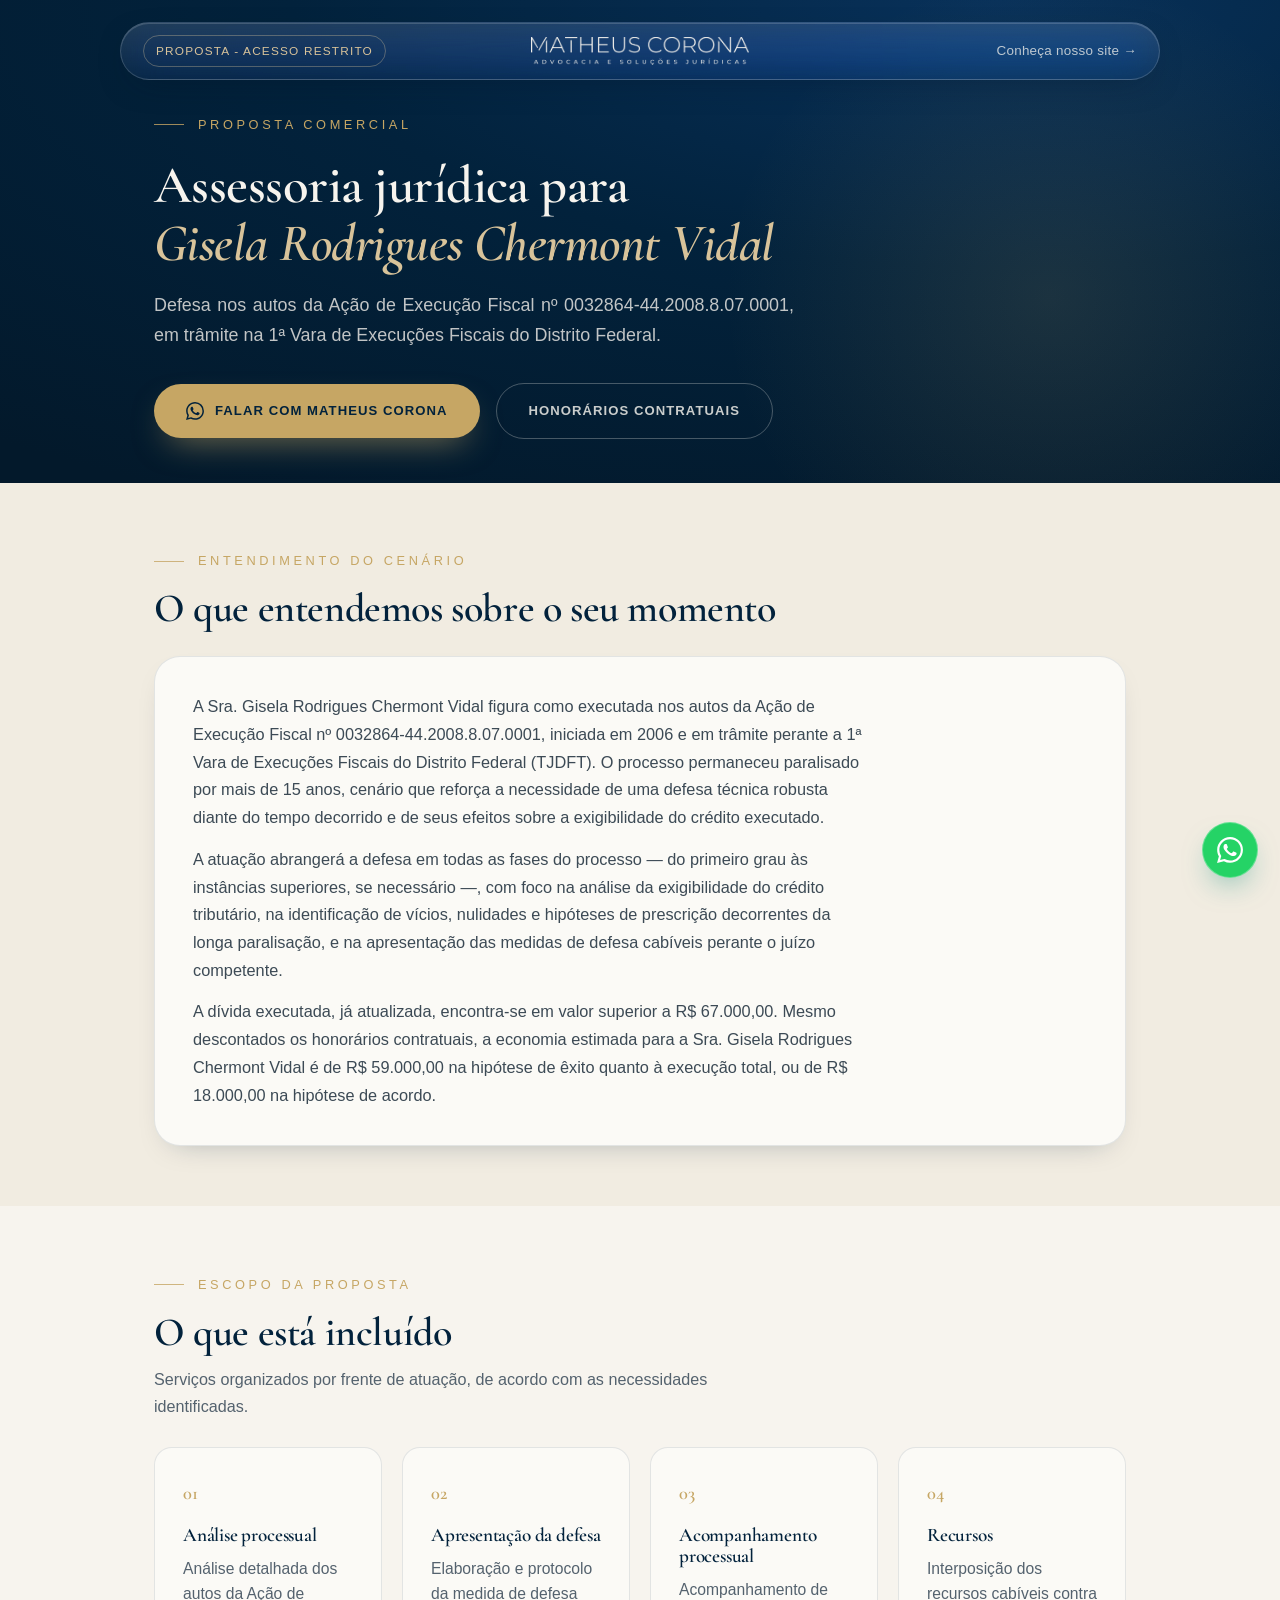
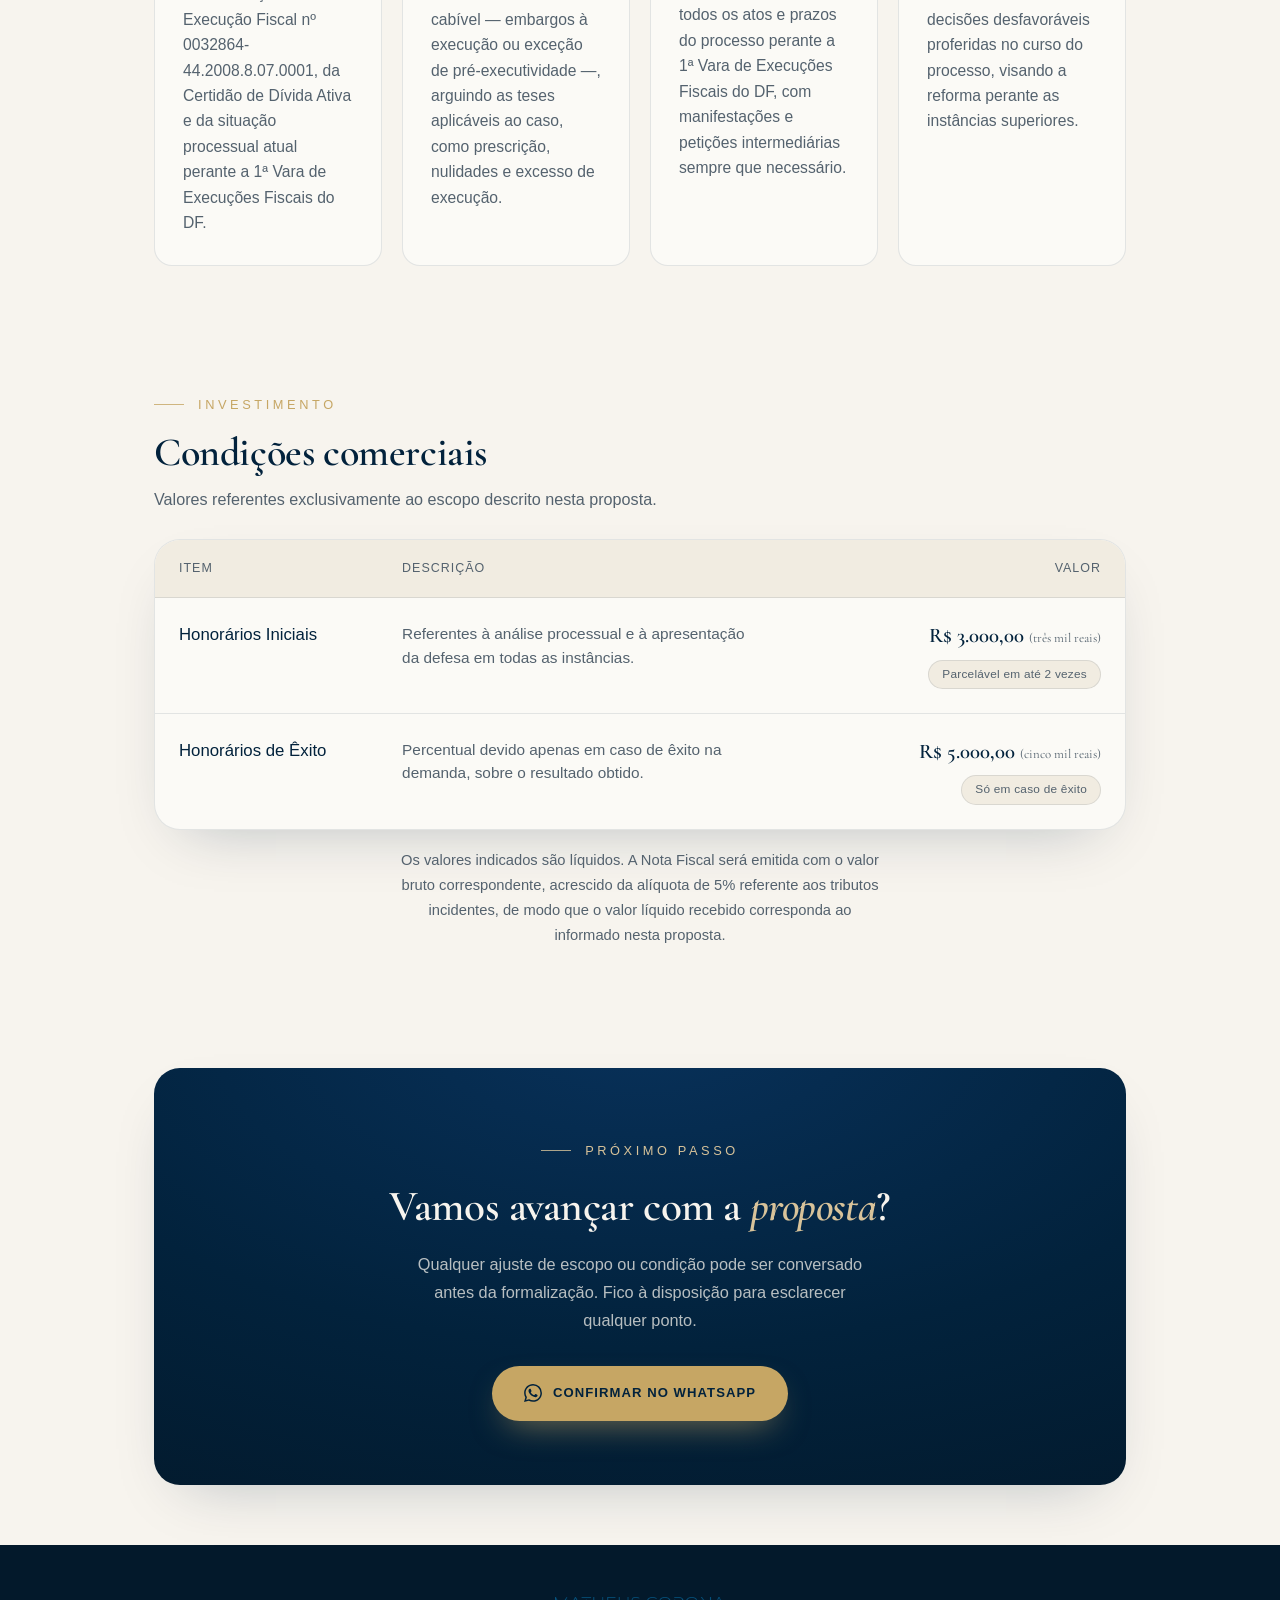
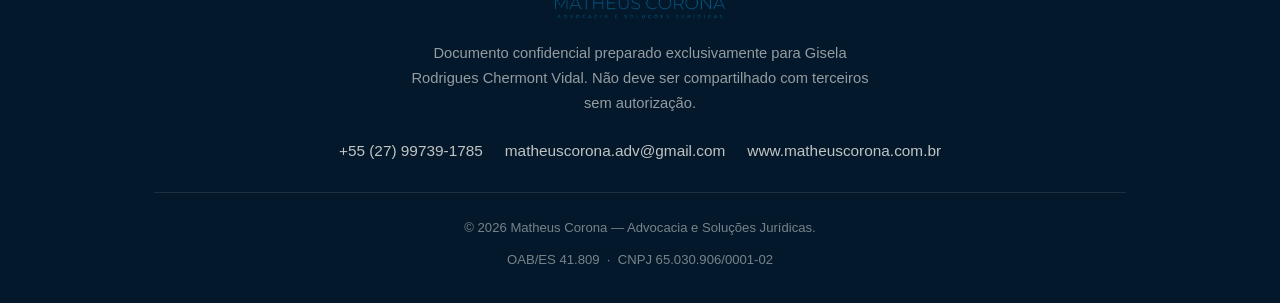
<file: propostas/gisela-vidal/index.html>
<!DOCTYPE html>
<html lang="pt-BR">
<head>
<!--
  Gerado a partir do modelo (propostas/_modelo/). Ainda não publicado —
  revisar com o Sr. Bruno antes de subir ao ar.
-->
<meta charset="UTF-8">
<meta name="viewport" content="width=device-width, initial-scale=1.0">
<title>Proposta Comercial para Gisela Rodrigues Chermont Vidal | Matheus Corona Advocacia</title>
<meta name="description" content="Proposta de honorários para defesa em execução fiscal, preparada para Gisela Rodrigues Chermont Vidal.">
<meta name="robots" content="noindex, nofollow">
<link rel="icon" type="image/png" sizes="32x32" href="../../favicon-32x32.png">
<link rel="icon" type="image/png" sizes="16x16" href="../../favicon-16x16.png">
<link rel="apple-touch-icon" sizes="180x180" href="../../apple-touch-icon.png">
<link rel="preconnect" href="https://fonts.googleapis.com">
<link rel="preconnect" href="https://fonts.gstatic.com" crossorigin>
<link href="https://fonts.googleapis.com/css2?family=Cormorant+Garamond:ital,wght@0,400;0,500;0,600;1,400;1,500&family=Manrope:wght@300;400;500;600&display=swap" rel="stylesheet">
<link rel="stylesheet" href="../assets/styles.css">
</head>
<body>

<!-- HERO (o header.nav vive dentro do hero para o fundo ficar contínuo, sem emenda) -->
<section class="hero">
  <header class="nav">
    <div class="nav-shell">
      <span class="nav-tag">Proposta - Acesso Restrito</span>
      <a href="https://www.matheuscorona.com.br/" class="brand" aria-label="Matheus Corona Advocacia">
        <img src="../assets/logo-light.png" alt="Matheus Corona Advocacia">
      </a>
      <a href="https://www.matheuscorona.com.br/" class="nav-back" aria-label="Conheça nosso site">Conheça nosso site →</a>
    </div>
  </header>
  <div class="hero-glow"></div>
  <div class="wrap">
    <div class="hero-inner">
      <span class="eyebrow">Proposta Comercial</span>
      <h1>Assessoria jurídica para <em>Gisela Rodrigues Chermont Vidal</em></h1>
      <p class="lead">Defesa nos autos da Ação de Execução Fiscal nº 0032864-44.2008.8.07.0001, em trâmite na 1ª Vara de Execuções Fiscais do Distrito Federal.</p>
      <div class="hero-actions">
        <a href="https://wa.me/5527997391785?text=Ol%C3%A1%2C%20recebi%20a%20proposta%20e%20gostaria%20de%20conversar." class="btn btn-gold" target="_blank" rel="noopener"><svg viewBox="0 0 24 24" fill="currentColor"><path d="M17.472 14.382c-.297-.149-1.758-.867-2.03-.967-.273-.099-.471-.148-.67.15-.197.297-.767.966-.94 1.164-.173.199-.347.223-.644.075-.297-.15-1.255-.463-2.39-1.475-.883-.788-1.48-1.761-1.653-2.059-.173-.297-.018-.458.13-.606.134-.133.298-.347.446-.52.149-.174.198-.298.298-.497.099-.198.05-.371-.025-.52-.075-.149-.669-1.612-.916-2.207-.242-.579-.487-.5-.669-.51-.173-.008-.371-.01-.57-.01-.198 0-.52.074-.792.372-.272.297-1.04 1.016-1.04 2.479 0 1.462 1.065 2.875 1.213 3.074.149.198 2.096 3.2 5.077 4.487.709.306 1.262.489 1.694.625.712.227 1.36.195 1.871.118.571-.085 1.758-.719 2.006-1.413.248-.694.248-1.289.173-1.413-.074-.124-.272-.198-.57-.347m-5.421 7.403h-.004a9.87 9.87 0 01-5.031-1.378l-.361-.214-3.741.982.998-3.648-.235-.374a9.86 9.86 0 01-1.51-5.26c.001-5.45 4.436-9.884 9.888-9.884 2.64 0 5.122 1.03 6.988 2.898a9.825 9.825 0 012.893 6.994c-.003 5.45-4.437 9.884-9.885 9.884m8.413-18.297A11.815 11.815 0 0012.05 0C5.495 0 .16 5.335.157 11.892c0 2.096.547 4.142 1.588 5.945L.057 24l6.305-1.654a11.882 11.882 0 005.683 1.448h.005c6.554 0 11.89-5.335 11.893-11.893a11.821 11.821 0 00-3.48-8.413Z"/></svg> Falar com Matheus Corona</a>
        <a href="#investimento" class="btn btn-ghost">Honorários Contratuais</a>
      </div>
    </div>
  </div>
</section>

<!-- DIAGNÓSTICO -->
<section class="sec diag" id="diagnostico">
  <div class="wrap">
    <div class="sec-head reveal">
      <span class="eyebrow">Entendimento do cenário</span>
      <h2>O que entendemos sobre o seu momento</h2>
    </div>
    <div class="diag-card">
      <p>A Sra. Gisela Rodrigues Chermont Vidal figura como executada nos autos da Ação de Execução Fiscal nº 0032864-44.2008.8.07.0001, iniciada em 2006 e em trâmite perante a 1ª Vara de Execuções Fiscais do Distrito Federal (TJDFT). O processo permaneceu paralisado por mais de 15 anos, cenário que reforça a necessidade de uma defesa técnica robusta diante do tempo decorrido e de seus efeitos sobre a exigibilidade do crédito executado.</p>
      <p>A atuação abrangerá a defesa em todas as fases do processo — do primeiro grau às instâncias superiores, se necessário —, com foco na análise da exigibilidade do crédito tributário, na identificação de vícios, nulidades e hipóteses de prescrição decorrentes da longa paralisação, e na apresentação das medidas de defesa cabíveis perante o juízo competente.</p>
      <p>A dívida executada, já atualizada, encontra-se em valor superior a R$ 67.000,00. Mesmo descontados os honorários contratuais, a economia estimada para a Sra. Gisela Rodrigues Chermont Vidal é de R$ 59.000,00 na hipótese de êxito quanto à execução total, ou de R$ 18.000,00 na hipótese de acordo.</p>
    </div>
  </div>
</section>

<!-- ESCOPO -->
<section class="sec" id="escopo">
  <div class="wrap">
    <div class="sec-head reveal">
      <span class="eyebrow">Escopo da proposta</span>
      <h2>O que está incluído</h2>
      <p>Serviços organizados por frente de atuação, de acordo com as necessidades identificadas.</p>
    </div>
    <!-- 4 itens = uma única linha .escopo-grid.n-4 -->
    <div class="escopo-grid n-4">
      <div class="item-escopo">
        <span class="num">01</span>
        <h3>Análise processual</h3>
        <p>Análise detalhada dos autos da Ação de Execução Fiscal nº 0032864-44.2008.8.07.0001, da Certidão de Dívida Ativa e da situação processual atual perante a 1ª Vara de Execuções Fiscais do DF.</p>
      </div>
      <div class="item-escopo">
        <span class="num">02</span>
        <h3>Apresentação da defesa</h3>
        <p>Elaboração e protocolo da medida de defesa cabível — embargos à execução ou exceção de pré-executividade —, arguindo as teses aplicáveis ao caso, como prescrição, nulidades e excesso de execução.</p>
      </div>
      <div class="item-escopo">
        <span class="num">03</span>
        <h3>Acompanhamento processual</h3>
        <p>Acompanhamento de todos os atos e prazos do processo perante a 1ª Vara de Execuções Fiscais do DF, com manifestações e petições intermediárias sempre que necessário.</p>
      </div>
      <div class="item-escopo">
        <span class="num">04</span>
        <h3>Recursos</h3>
        <p>Interposição dos recursos cabíveis contra decisões desfavoráveis proferidas no curso do processo, visando a reforma perante as instâncias superiores.</p>
      </div>
    </div>
  </div>
</section>

<!-- INVESTIMENTO -->
<section class="sec" id="investimento">
  <div class="wrap">
    <div class="sec-head reveal">
      <span class="eyebrow">Investimento</span>
      <h2>Condições comerciais</h2>
      <p>Valores referentes exclusivamente ao escopo descrito nesta proposta.</p>
    </div>
    <div class="invest-card">
      <table class="invest-table">
        <thead>
          <tr>
            <th>Item</th>
            <th>Descrição</th>
            <th style="text-align:right">Valor</th>
          </tr>
        </thead>
        <tbody>
          <tr>
            <td class="item-nome">Honorários Iniciais</td>
            <td class="item-desc">Referentes à análise processual e à apresentação da defesa em todas as instâncias.</td>
            <td class="item-valor">
              <div class="valor-num">R$ 3.000,00 <span class="extenso">(três mil reais)</span></div>
              <span class="parcela-nota">Parcelável em até 2 vezes</span>
            </td>
          </tr>
          <tr>
            <td class="item-nome">Honorários de Êxito</td>
            <td class="item-desc">Percentual devido apenas em caso de êxito na demanda, sobre o resultado obtido.</td>
            <td class="item-valor">
              <div class="valor-num">R$ 5.000,00 <span class="extenso">(cinco mil reais)</span></div>
              <span class="parcela-nota">Só em caso de êxito</span>
            </td>
          </tr>
        </tbody>
      </table>
    </div>
    <p class="invest-note">Os valores indicados são líquidos. A Nota Fiscal será emitida com o valor bruto correspondente, acrescido da alíquota de 5% referente aos tributos incidentes, de modo que o valor líquido recebido corresponda ao informado nesta proposta.</p>
  </div>
</section>

<!-- CTA -->
<section class="sec cta">
  <div class="wrap">
    <div class="cta-card reveal">
      <span class="eyebrow">Próximo passo</span>
      <h2>Vamos avançar com a <em>proposta</em>?</h2>
      <p>Qualquer ajuste de escopo ou condição pode ser conversado antes da formalização. Fico à disposição para esclarecer qualquer ponto.</p>
      <a href="https://wa.me/5527997391785?text=Ol%C3%A1%2C%20recebi%20a%20proposta%20e%20gostaria%20de%20conversar." class="btn btn-gold" target="_blank" rel="noopener"><svg viewBox="0 0 24 24" fill="currentColor"><path d="M17.472 14.382c-.297-.149-1.758-.867-2.03-.967-.273-.099-.471-.148-.67.15-.197.297-.767.966-.94 1.164-.173.199-.347.223-.644.075-.297-.15-1.255-.463-2.39-1.475-.883-.788-1.48-1.761-1.653-2.059-.173-.297-.018-.458.13-.606.134-.133.298-.347.446-.52.149-.174.198-.298.298-.497.099-.198.05-.371-.025-.52-.075-.149-.669-1.612-.916-2.207-.242-.579-.487-.5-.669-.51-.173-.008-.371-.01-.57-.01-.198 0-.52.074-.792.372-.272.297-1.04 1.016-1.04 2.479 0 1.462 1.065 2.875 1.213 3.074.149.198 2.096 3.2 5.077 4.487.709.306 1.262.489 1.694.625.712.227 1.36.195 1.871.118.571-.085 1.758-.719 2.006-1.413.248-.694.248-1.289.173-1.413-.074-.124-.272-.198-.57-.347m-5.421 7.403h-.004a9.87 9.87 0 01-5.031-1.378l-.361-.214-3.741.982.998-3.648-.235-.374a9.86 9.86 0 01-1.51-5.26c.001-5.45 4.436-9.884 9.888-9.884 2.64 0 5.122 1.03 6.988 2.898a9.825 9.825 0 012.893 6.994c-.003 5.45-4.437 9.884-9.885 9.884m8.413-18.297A11.815 11.815 0 0012.05 0C5.495 0 .16 5.335.157 11.892c0 2.096.547 4.142 1.588 5.945L.057 24l6.305-1.654a11.882 11.882 0 005.683 1.448h.005c6.554 0 11.89-5.335 11.893-11.893a11.821 11.821 0 00-3.48-8.413Z"/></svg> Confirmar no WhatsApp</a>
    </div>
  </div>
</section>

<!-- FOOTER -->
<footer>
  <div class="wrap">
    <div class="foot-inner">
      <img class="foot-logo" src="../assets/logo-dark.png" alt="Matheus Corona Advocacia">
      <p>Documento confidencial preparado exclusivamente para Gisela Rodrigues Chermont Vidal. Não deve ser compartilhado com terceiros sem autorização.</p>
      <div class="foot-links">
        <a href="https://wa.me/5527997391785" target="_blank" rel="noopener">+55 (27) 99739-1785</a>
        <a href="mailto:matheuscorona.adv@gmail.com">matheuscorona.adv@gmail.com</a>
        <a href="https://www.matheuscorona.com.br/">www.matheuscorona.com.br</a>
      </div>
    </div>
    <div class="foot-bottom">
      <p>&copy; <span id="yr"></span> Matheus Corona — Advocacia e Soluções Jurídicas.</p>
      <p class="legal">OAB/ES 41.809 &nbsp;·&nbsp; CNPJ 65.030.906/0001-02</p>
    </div>
  </div>
</footer>

<a class="wa-float" href="https://wa.me/5527997391785?text=Ol%C3%A1%2C%20recebi%20a%20proposta%20e%20gostaria%20de%20conversar." target="_blank" rel="noopener" aria-label="Falar no WhatsApp"><svg viewBox="0 0 24 24" fill="currentColor"><path d="M17.472 14.382c-.297-.149-1.758-.867-2.03-.967-.273-.099-.471-.148-.67.15-.197.297-.767.966-.94 1.164-.173.199-.347.223-.644.075-.297-.15-1.255-.463-2.39-1.475-.883-.788-1.48-1.761-1.653-2.059-.173-.297-.018-.458.13-.606.134-.133.298-.347.446-.52.149-.174.198-.298.298-.497.099-.198.05-.371-.025-.52-.075-.149-.669-1.612-.916-2.207-.242-.579-.487-.5-.669-.51-.173-.008-.371-.01-.57-.01-.198 0-.52.074-.792.372-.272.297-1.04 1.016-1.04 2.479 0 1.462 1.065 2.875 1.213 3.074.149.198 2.096 3.2 5.077 4.487.709.306 1.262.489 1.694.625.712.227 1.36.195 1.871.118.571-.085 1.758-.719 2.006-1.413.248-.694.248-1.289.173-1.413-.074-.124-.272-.198-.57-.347m-5.421 7.403h-.004a9.87 9.87 0 01-5.031-1.378l-.361-.214-3.741.982.998-3.648-.235-.374a9.86 9.86 0 01-1.51-5.26c.001-5.45 4.436-9.884 9.888-9.884 2.64 0 5.122 1.03 6.988 2.898a9.825 9.825 0 012.893 6.994c-.003 5.45-4.437 9.884-9.885 9.884m8.413-18.297A11.815 11.815 0 0012.05 0C5.495 0 .16 5.335.157 11.892c0 2.096.547 4.142 1.588 5.945L.057 24l6.305-1.654a11.882 11.882 0 005.683 1.448h.005c6.554 0 11.89-5.335 11.893-11.893a11.821 11.821 0 00-3.48-8.413Z"/></svg></a>

<script>
document.getElementById('yr').textContent=new Date().getFullYear();
</script>
</body>
</html>
</file>
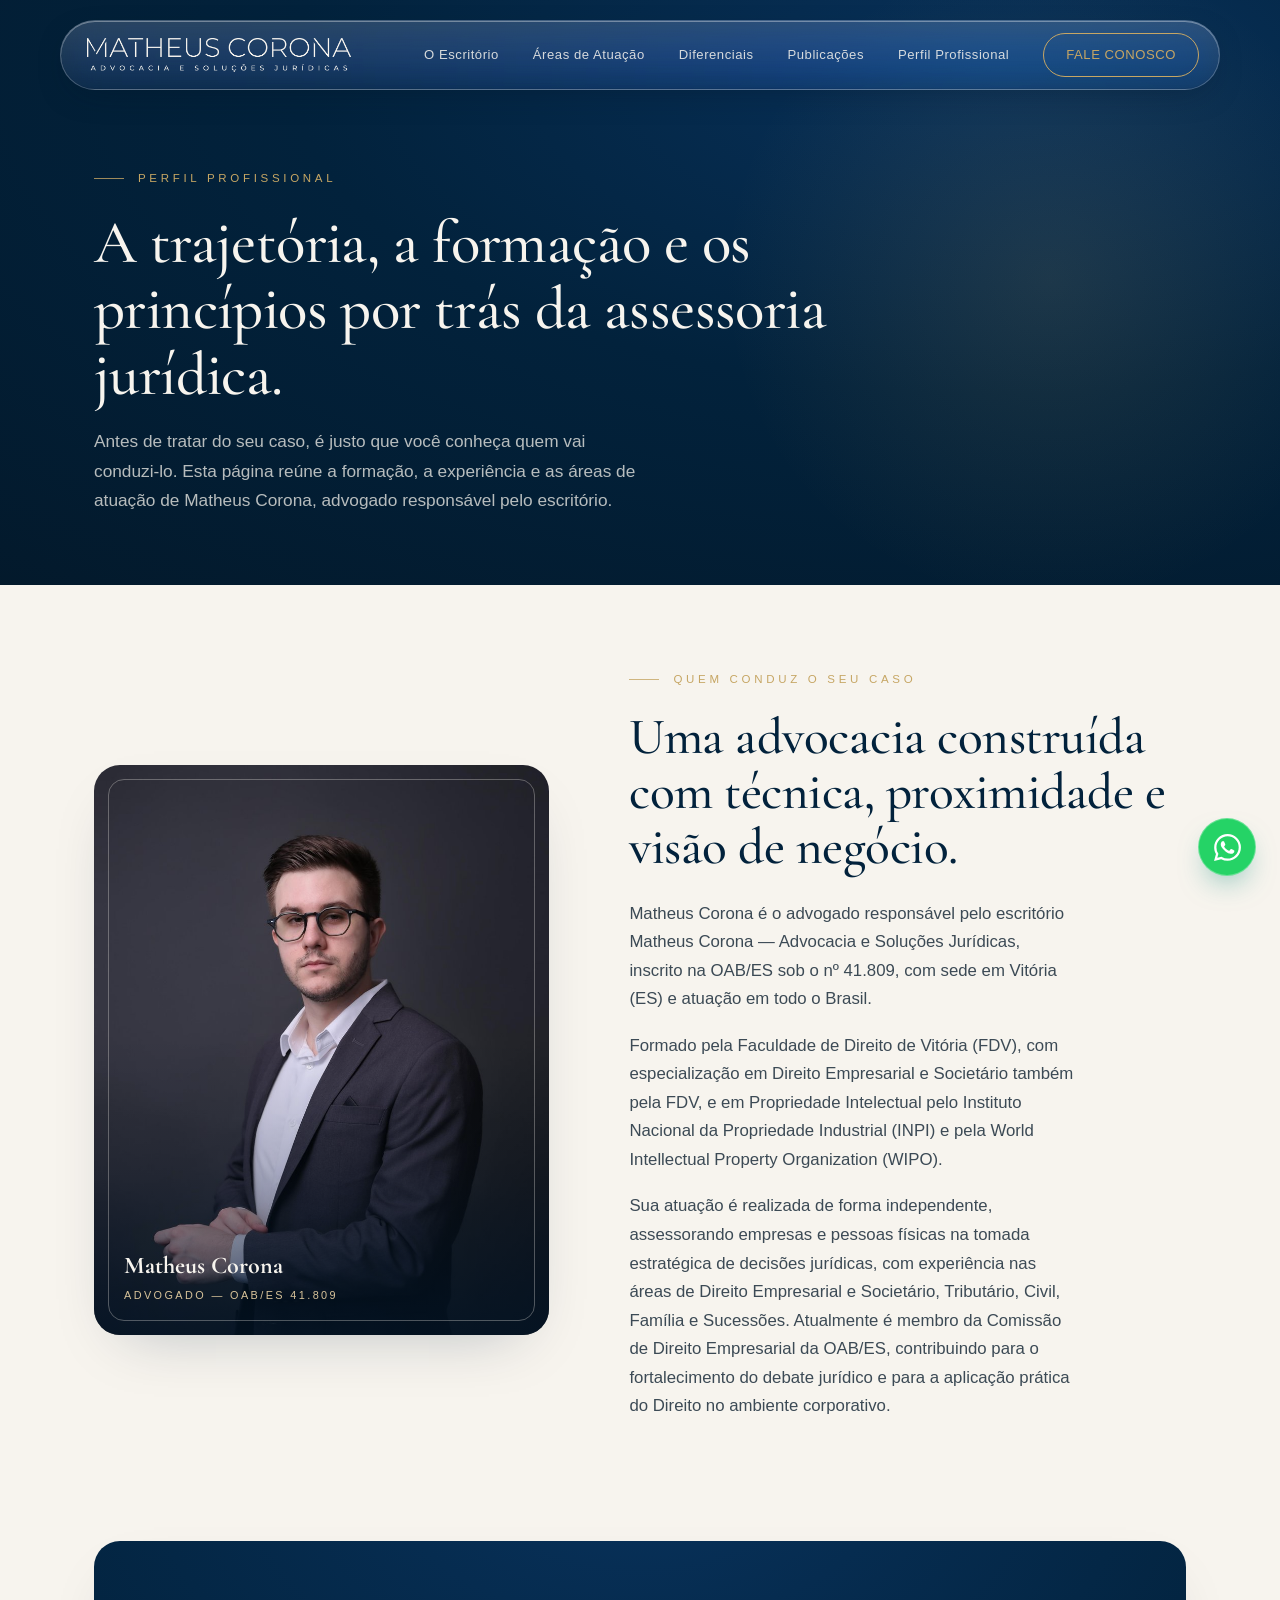
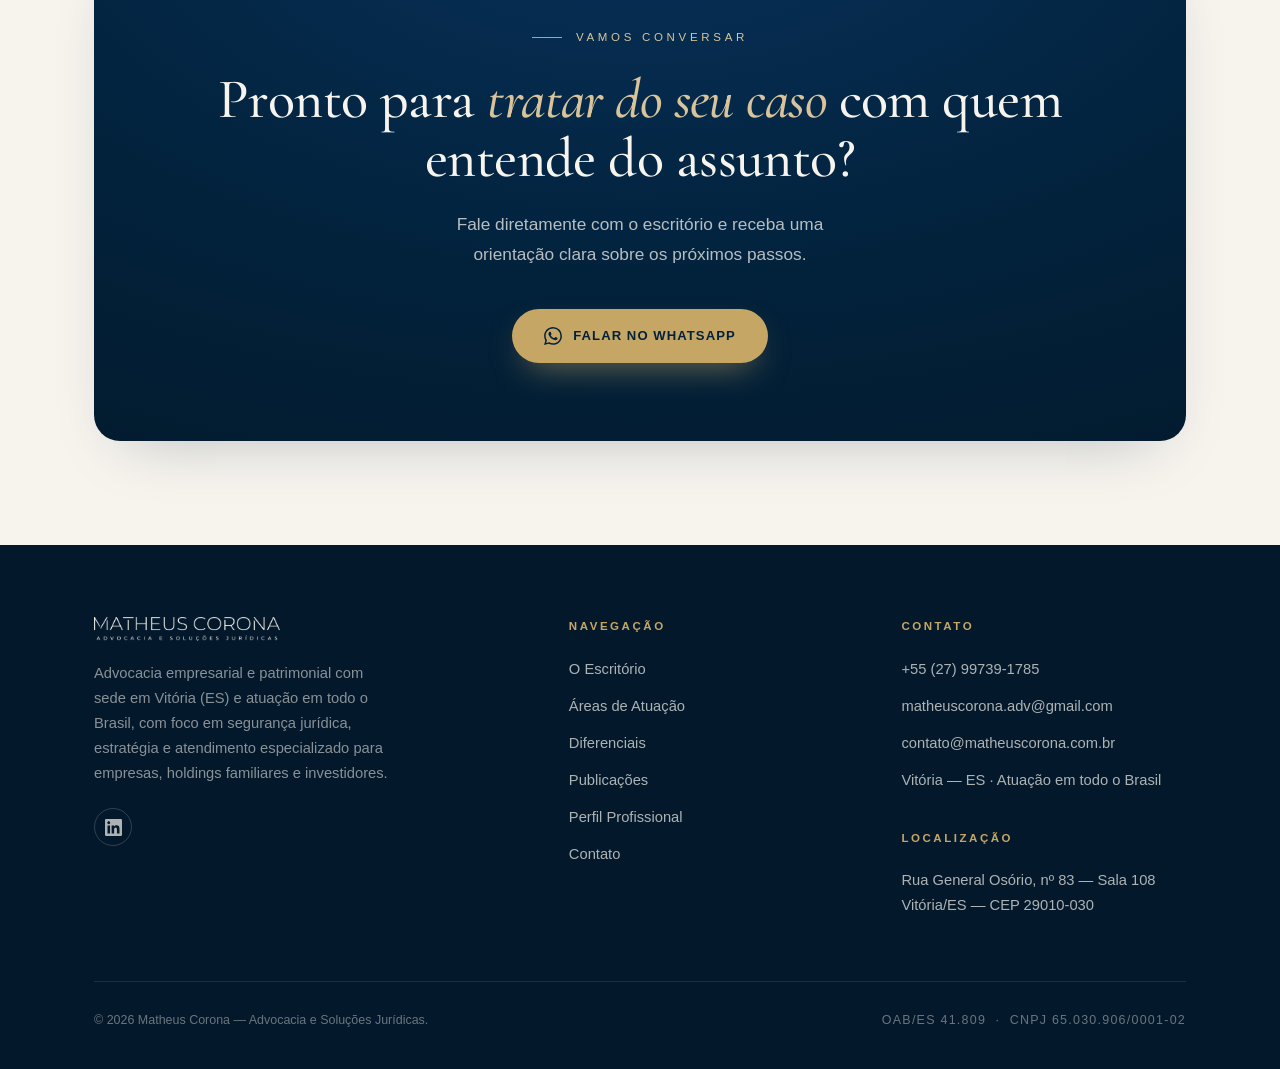
<file: perfil-profissional.html>
<!DOCTYPE html>
<html lang="pt-BR">
<head>
<!-- Google tag (gtag.js) -->
<script async src="https://www.googletagmanager.com/gtag/js?id=G-01ZFT30Z80"></script>
<script>
  window.dataLayer = window.dataLayer || [];
  function gtag(){dataLayer.push(arguments);}
  gtag('js', new Date());
  gtag('config', 'G-01ZFT30Z80');
</script>
<meta charset="UTF-8">
<meta name="viewport" content="width=device-width, initial-scale=1.0">
<title>Perfil Profissional | Matheus Corona | Advocacia Empresarial em Vitória - ES</title>
<meta name="description" content="Conheça a trajetória, formação acadêmica e áreas de atuação de Matheus Corona, advogado responsável pelo escritório Matheus Corona — Advocacia e Soluções Jurídicas.">
<meta name="keywords" content="Matheus Corona advogado, perfil profissional advogado, OAB ES, advogado empresarial Vitória, formação advogado empresarial">
<meta name="author" content="Matheus Corona — Advocacia e Soluções Jurídicas">
<meta name="robots" content="index, follow">
<meta name="geo.region" content="BR-ES">
<meta name="geo.placename" content="Vitória">
<link rel="canonical" href="https://www.matheuscorona.com.br/perfil-profissional.html">
<meta property="og:type" content="profile">
<meta property="og:locale" content="pt_BR">
<meta property="og:title" content="Perfil Profissional | Matheus Corona Advocacia">
<meta property="og:description" content="Trajetória, formação acadêmica e áreas de atuação de Matheus Corona, advogado responsável pelo escritório.">
<meta property="og:site_name" content="Matheus Corona — Advocacia e Soluções Jurídicas">
<meta name="twitter:card" content="summary_large_image">
<meta name="twitter:title" content="Perfil Profissional | Matheus Corona Advocacia">
<meta name="twitter:description" content="Trajetória, formação acadêmica e áreas de atuação de Matheus Corona, advogado responsável pelo escritório.">
<link rel="icon" type="image/png" sizes="32x32" href="favicon-32x32.png">
<link rel="icon" type="image/png" sizes="16x16" href="favicon-16x16.png">
<link rel="icon" type="image/png" sizes="512x512" href="favicon.png">
<link rel="apple-touch-icon" sizes="180x180" href="apple-touch-icon.png">
<link rel="preconnect" href="https://fonts.googleapis.com">
<link rel="preconnect" href="https://fonts.gstatic.com" crossorigin>
<link href="https://fonts.googleapis.com/css2?family=Cormorant+Garamond:ital,wght@0,400;0,500;0,600;1,400;1,500&family=Manrope:wght@300;400;500;600&display=swap" rel="stylesheet">
<link rel="stylesheet" href="styles.css">
<style>
/* PERFIL PROFISSIONAL — page-specific styles (tokens compartilhados em styles.css) */
.perfil-hero{position:relative;padding:160px 0 70px;color:var(--ivory);overflow:hidden;
  background:radial-gradient(120% 120% at 78% 12%,#08315a 0%,var(--navy) 46%,var(--navy-2) 100%)}
.perfil-hero .wrap{position:relative;z-index:2}
.perfil-hero .eyebrow{margin-bottom:22px}
.perfil-hero h1{font-size:clamp(2.3rem,5.2vw,3.8rem);margin-bottom:20px;max-width:780px}
.perfil-hero p{font-size:1.08rem;font-weight:300;max-width:560px;color:rgba(247,244,238,.74)}

/* Página curta (só intro + CTA) — aproxima as duas seções restantes */
#perfil-intro{padding-bottom:clamp(32px,4vw,56px)}
#perfil-cta{padding-top:clamp(32px,4vw,56px)}

@media(max-width:680px){
  .perfil-hero{padding:130px 0 54px}
}
</style>
</head>
<body>

<header class="nav" id="nav">
  <div class="nav-shell">
    <a href="index.html" class="brand" aria-label="Matheus Corona Advocacia">
      <img class="nav-word light" src="[data-uri]" alt="Matheus Corona — Advocacia Empresarial e Soluções Jurídicas em Vitória, ES">
      <img class="nav-word dark" src="[data-uri]" alt="Matheus Corona — Advocacia Empresarial e Soluções Jurídicas em Vitória, ES">
    </a>
    <nav class="nav-links" id="menu">
      <a href="index.html#sobre">O Escritório</a>
      <a href="index.html#areas">Áreas de Atuação</a>
      <a href="index.html#diferenciais">Diferenciais</a>
      <a href="publicacoes.html">Publicações</a>
      <a href="perfil-profissional.html" class="active" aria-current="page">Perfil Profissional</a>
      <a href="index.html#contato" class="nav-cta">Fale Conosco</a>
    </nav>
    <div class="burger" id="burger"><span></span><span></span><span></span></div>
  </div>
</header>

<!-- HERO -->
<section class="perfil-hero">
  <div class="hero-glow"></div>
  <div class="wrap">
    <span class="eyebrow">Perfil Profissional</span>
    <h1>A trajetória, a formação e os princípios por trás da assessoria jurídica.</h1>
    <p>Antes de tratar do seu caso, é justo que você conheça quem vai conduzi-lo. Esta página reúne a formação, a experiência e as áreas de atuação de Matheus Corona, advogado responsável pelo escritório.</p>
  </div>
</section>

<!--
  ESTE É UM RASCUNHO — os quadros com fundo amarelo tracejado marcam
  onde entram informações reais (datas, instituições, trajetória).
  Assim que você me passar esses dados, eu preencho e removo os avisos.
-->

<!-- INTRODUÇÃO -->
<section class="sec sobre" id="perfil-intro">
  <div class="wrap sobre-grid">
    <div class="sobre-visual reveal">
      <img src="[data-uri]" alt="Matheus Corona, advogado responsável pelo escritório">
      <div class="scrim"></div>
      <div class="cap"><b>Matheus Corona</b><small>Advogado — OAB/ES 41.809</small></div>
    </div>
    <div class="sobre-text reveal d1">
      <span class="eyebrow">Quem conduz o seu caso</span>
      <h2>Uma advocacia construída com técnica, proximidade e visão de negócio.</h2>
      <p>Matheus Corona é o advogado responsável pelo escritório Matheus Corona — Advocacia e Soluções Jurídicas, inscrito na OAB/ES sob o nº 41.809, com sede em Vitória (ES) e atuação em todo o Brasil.</p>
      <p>Formado pela Faculdade de Direito de Vitória (FDV), com especialização em Direito Empresarial e Societário também pela FDV, e em Propriedade Intelectual pelo Instituto Nacional da Propriedade Industrial (INPI) e pela World Intellectual Property Organization (WIPO).</p>
      <p>Sua atuação é realizada de forma independente, assessorando empresas e pessoas físicas na tomada estratégica de decisões jurídicas, com experiência nas áreas de Direito Empresarial e Societário, Tributário, Civil, Família e Sucessões. Atualmente é membro da Comissão de Direito Empresarial da OAB/ES, contribuindo para o fortalecimento do debate jurídico e para a aplicação prática do Direito no ambiente corporativo.</p>
    </div>
  </div>
</section>

<!-- CTA -->
<section class="sec cta" id="perfil-cta">
  <div class="wrap">
    <div class="cta-card reveal">
      <span class="eyebrow">Vamos conversar</span>
      <h2>Pronto para <em>tratar do seu caso</em> com quem entende do assunto?</h2>
      <p>Fale diretamente com o escritório e receba uma orientação clara sobre os próximos passos.</p>
      <a href="https://wa.me/5527997391785" class="btn btn-gold" target="_blank" rel="noopener"><svg viewBox="0 0 24 24" fill="currentColor"><path d="M17.472 14.382c-.297-.149-1.758-.867-2.03-.967-.273-.099-.471-.148-.67.15-.197.297-.767.966-.94 1.164-.173.199-.347.223-.644.075-.297-.15-1.255-.463-2.39-1.475-.883-.788-1.48-1.761-1.653-2.059-.173-.297-.018-.458.13-.606.134-.133.298-.347.446-.52.149-.174.198-.298.298-.497.099-.198.05-.371-.025-.52-.075-.149-.669-1.612-.916-2.207-.242-.579-.487-.5-.669-.51-.173-.008-.371-.01-.57-.01-.198 0-.52.074-.792.372-.272.297-1.04 1.016-1.04 2.479 0 1.462 1.065 2.875 1.213 3.074.149.198 2.096 3.2 5.077 4.487.709.306 1.262.489 1.694.625.712.227 1.36.195 1.871.118.571-.085 1.758-.719 2.006-1.413.248-.694.248-1.289.173-1.413-.074-.124-.272-.198-.57-.347m-5.421 7.403h-.004a9.87 9.87 0 01-5.031-1.378l-.361-.214-3.741.982.998-3.648-.235-.374a9.86 9.86 0 01-1.51-5.26c.001-5.45 4.436-9.884 9.888-9.884 2.64 0 5.122 1.03 6.988 2.898a9.825 9.825 0 012.893 6.994c-.003 5.45-4.437 9.884-9.885 9.884m8.413-18.297A11.815 11.815 0 0012.05 0C5.495 0 .16 5.335.157 11.892c0 2.096.547 4.142 1.588 5.945L.057 24l6.305-1.654a11.882 11.882 0 005.683 1.448h.005c6.554 0 11.89-5.335 11.893-11.893a11.821 11.821 0 00-3.48-8.413Z"/></svg>Falar no WhatsApp</a>
    </div>
  </div>
</section>


<footer>
  <div class="wrap">
    <div class="foot-grid">
      <div class="foot-brand">
        <img class="fw" src="[data-uri]" alt="Logotipo Matheus Corona — Advocacia Empresarial e Patrimonial, Vitória ES">
        <p>Advocacia empresarial e patrimonial com sede em Vitória (ES) e atuação em todo o Brasil, com foco em segurança jurídica, estratégia e atendimento especializado para empresas, holdings familiares e investidores.</p>
        <div class="foot-social">
          <a href="https://www.linkedin.com/in/matheuscorona/" target="_blank" rel="noopener" aria-label="LinkedIn"><svg viewBox="0 0 24 24" fill="currentColor"><path d="M20.447 20.452h-3.554v-5.569c0-1.328-.027-3.037-1.852-3.037-1.853 0-2.136 1.445-2.136 2.939v5.667H9.351V9h3.414v1.561h.046c.477-.9 1.637-1.85 3.37-1.85 3.601 0 4.267 2.37 4.267 5.455v6.286zM5.337 7.433c-1.144 0-2.063-.926-2.063-2.065 0-1.138.92-2.063 2.063-2.063 1.14 0 2.064.925 2.064 2.063 0 1.139-.925 2.065-2.064 2.065zm1.782 13.019H3.555V9h3.564v11.452zM22.225 0H1.771C.792 0 0 .774 0 1.729v20.542C0 23.227.792 24 1.771 24h20.451C23.2 24 24 23.227 24 22.271V1.729C24 .774 23.2 0 22.222 0h.003z"/></svg></a>
        </div>
      </div>
      <div class="foot-col">
        <h4>Navegação</h4>
        <a href="index.html#sobre">O Escritório</a><a href="index.html#areas">Áreas de Atuação</a>
        <a href="index.html#diferenciais">Diferenciais</a><a href="publicacoes.html">Publicações</a><a href="perfil-profissional.html">Perfil Profissional</a>
        <a href="index.html#contato">Contato</a>
      </div>
      <div class="foot-col">
        <h4>Contato</h4>
        <a href="https://wa.me/5527997391785" target="_blank" rel="noopener">+55 (27) 99739-1785</a>
        <a href="mailto:matheuscorona.adv@gmail.com">matheuscorona.adv@gmail.com</a>
        <a href="mailto:contato@matheuscorona.com.br">contato@matheuscorona.com.br</a>
        <p>Vitória — ES · Atuação em todo o Brasil</p>
        <h4>Localização</h4>
        <p>Rua General Osório, nº 83 — Sala 108<br>Vitória/ES — CEP 29010-030</p>
      </div>
    </div>
    <div class="foot-bottom">
      <p>&copy; <span id="yr"></span> Matheus Corona — Advocacia e Soluções Jurídicas.</p>
      <p class="legal">OAB/ES 41.809 &nbsp;·&nbsp; CNPJ 65.030.906/0001-02</p>
    </div>
  </div>
</footer>

<a class="wa-float" href="https://wa.me/5527997391785" target="_blank" rel="noopener" aria-label="Falar no WhatsApp"><svg viewBox="0 0 24 24" fill="currentColor"><path d="M17.472 14.382c-.297-.149-1.758-.867-2.03-.967-.273-.099-.471-.148-.67.15-.197.297-.767.966-.94 1.164-.173.199-.347.223-.644.075-.297-.15-1.255-.463-2.39-1.475-.883-.788-1.48-1.761-1.653-2.059-.173-.297-.018-.458.13-.606.134-.133.298-.347.446-.52.149-.174.198-.298.298-.497.099-.198.05-.371-.025-.52-.075-.149-.669-1.612-.916-2.207-.242-.579-.487-.5-.669-.51-.173-.008-.371-.01-.57-.01-.198 0-.52.074-.792.372-.272.297-1.04 1.016-1.04 2.479 0 1.462 1.065 2.875 1.213 3.074.149.198 2.096 3.2 5.077 4.487.709.306 1.262.489 1.694.625.712.227 1.36.195 1.871.118.571-.085 1.758-.719 2.006-1.413.248-.694.248-1.289.173-1.413-.074-.124-.272-.198-.57-.347m-5.421 7.403h-.004a9.87 9.87 0 01-5.031-1.378l-.361-.214-3.741.982.998-3.648-.235-.374a9.86 9.86 0 01-1.51-5.26c.001-5.45 4.436-9.884 9.888-9.884 2.64 0 5.122 1.03 6.988 2.898a9.825 9.825 0 012.893 6.994c-.003 5.45-4.437 9.884-9.885 9.884m8.413-18.297A11.815 11.815 0 0012.05 0C5.495 0 .16 5.335.157 11.892c0 2.096.547 4.142 1.588 5.945L.057 24l6.305-1.654a11.882 11.882 0 005.683 1.448h.005c6.554 0 11.89-5.335 11.893-11.893a11.821 11.821 0 00-3.48-8.413Z"/></svg></a>

<script>
document.getElementById('yr').textContent=new Date().getFullYear();
const nav=document.getElementById('nav');
addEventListener('scroll',()=>nav.classList.toggle('scrolled',scrollY>50));
const burger=document.getElementById('burger'),menu=document.getElementById('menu');
burger.addEventListener('click',()=>{burger.classList.toggle('x');menu.classList.toggle('open');nav.classList.toggle('menu-open')});
menu.querySelectorAll('a').forEach(a=>a.addEventListener('click',()=>{burger.classList.remove('x');menu.classList.remove('open');nav.classList.remove('menu-open')}));
const io=new IntersectionObserver(es=>es.forEach(e=>{if(e.isIntersecting){e.target.classList.add('in');io.unobserve(e.target)}}),{threshold:.14});
document.querySelectorAll('.reveal').forEach(el=>io.observe(el));
</script>

</body>
</html>
</file>
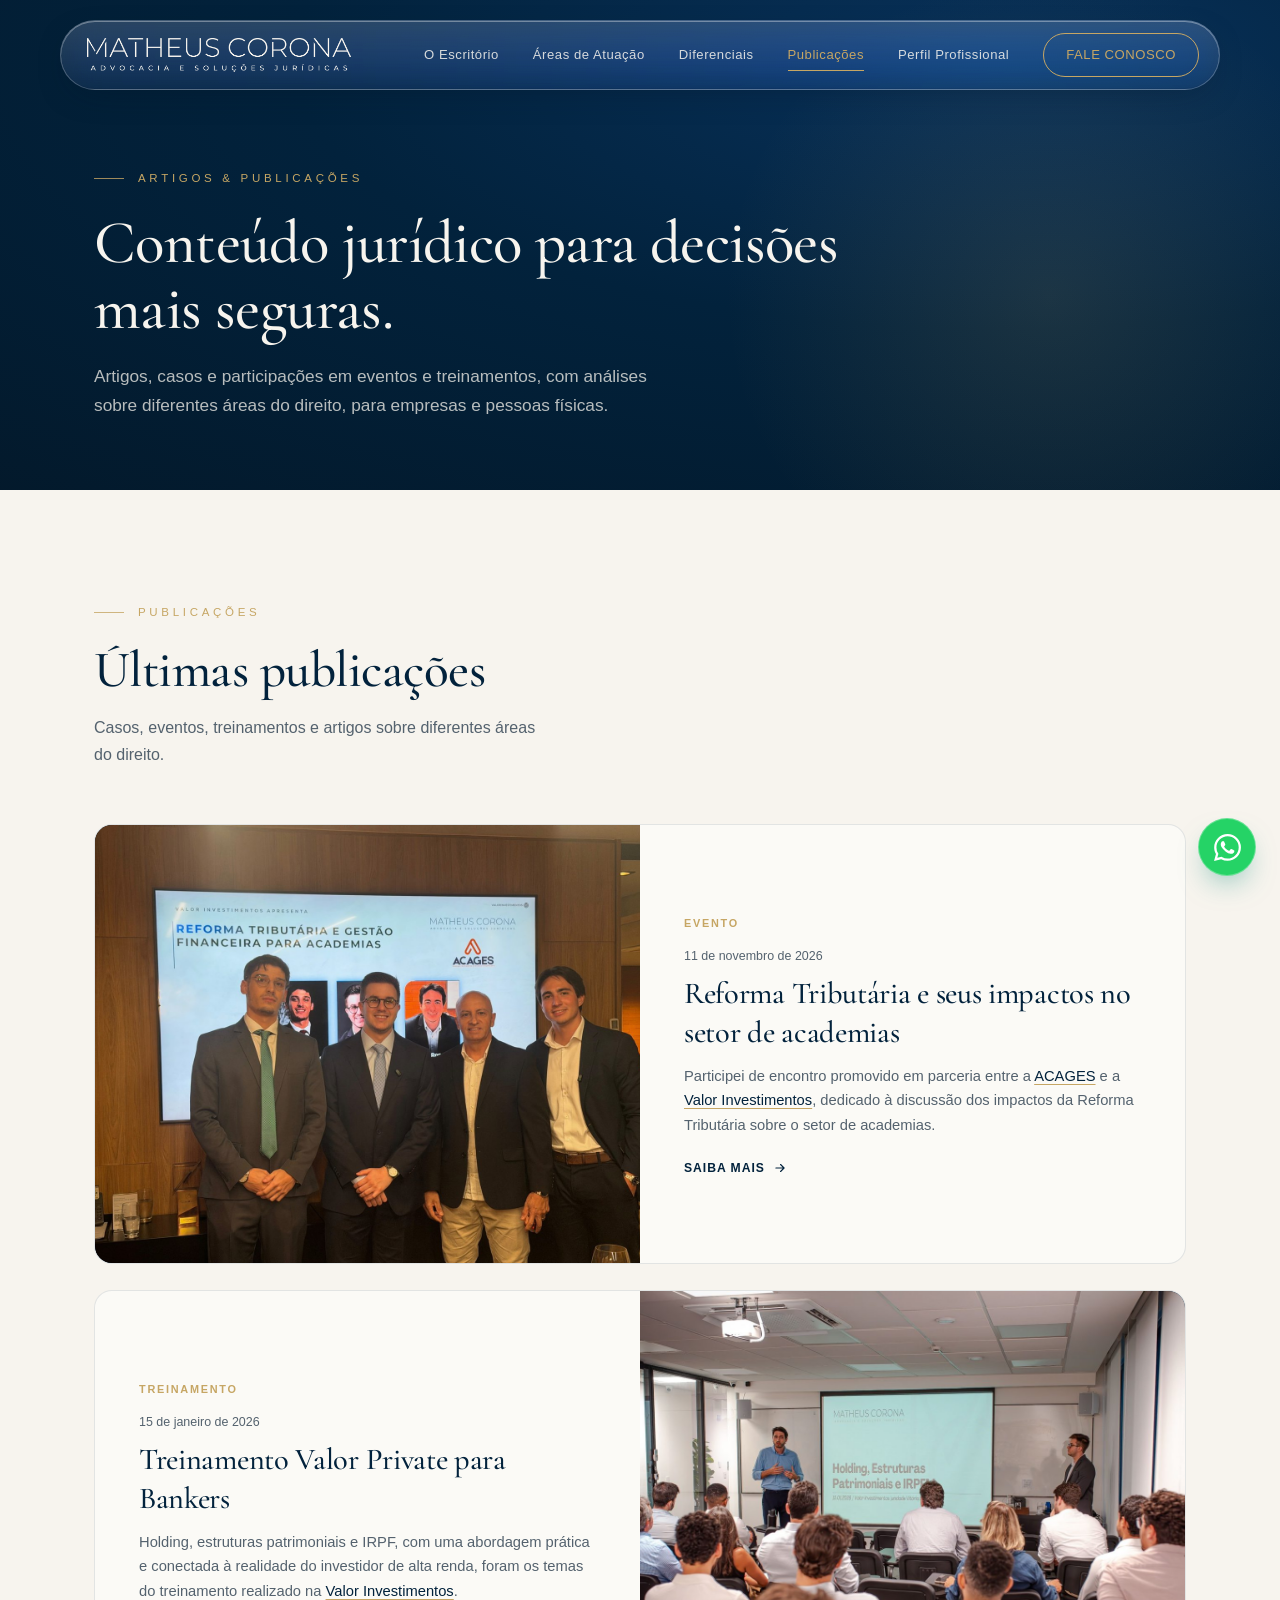
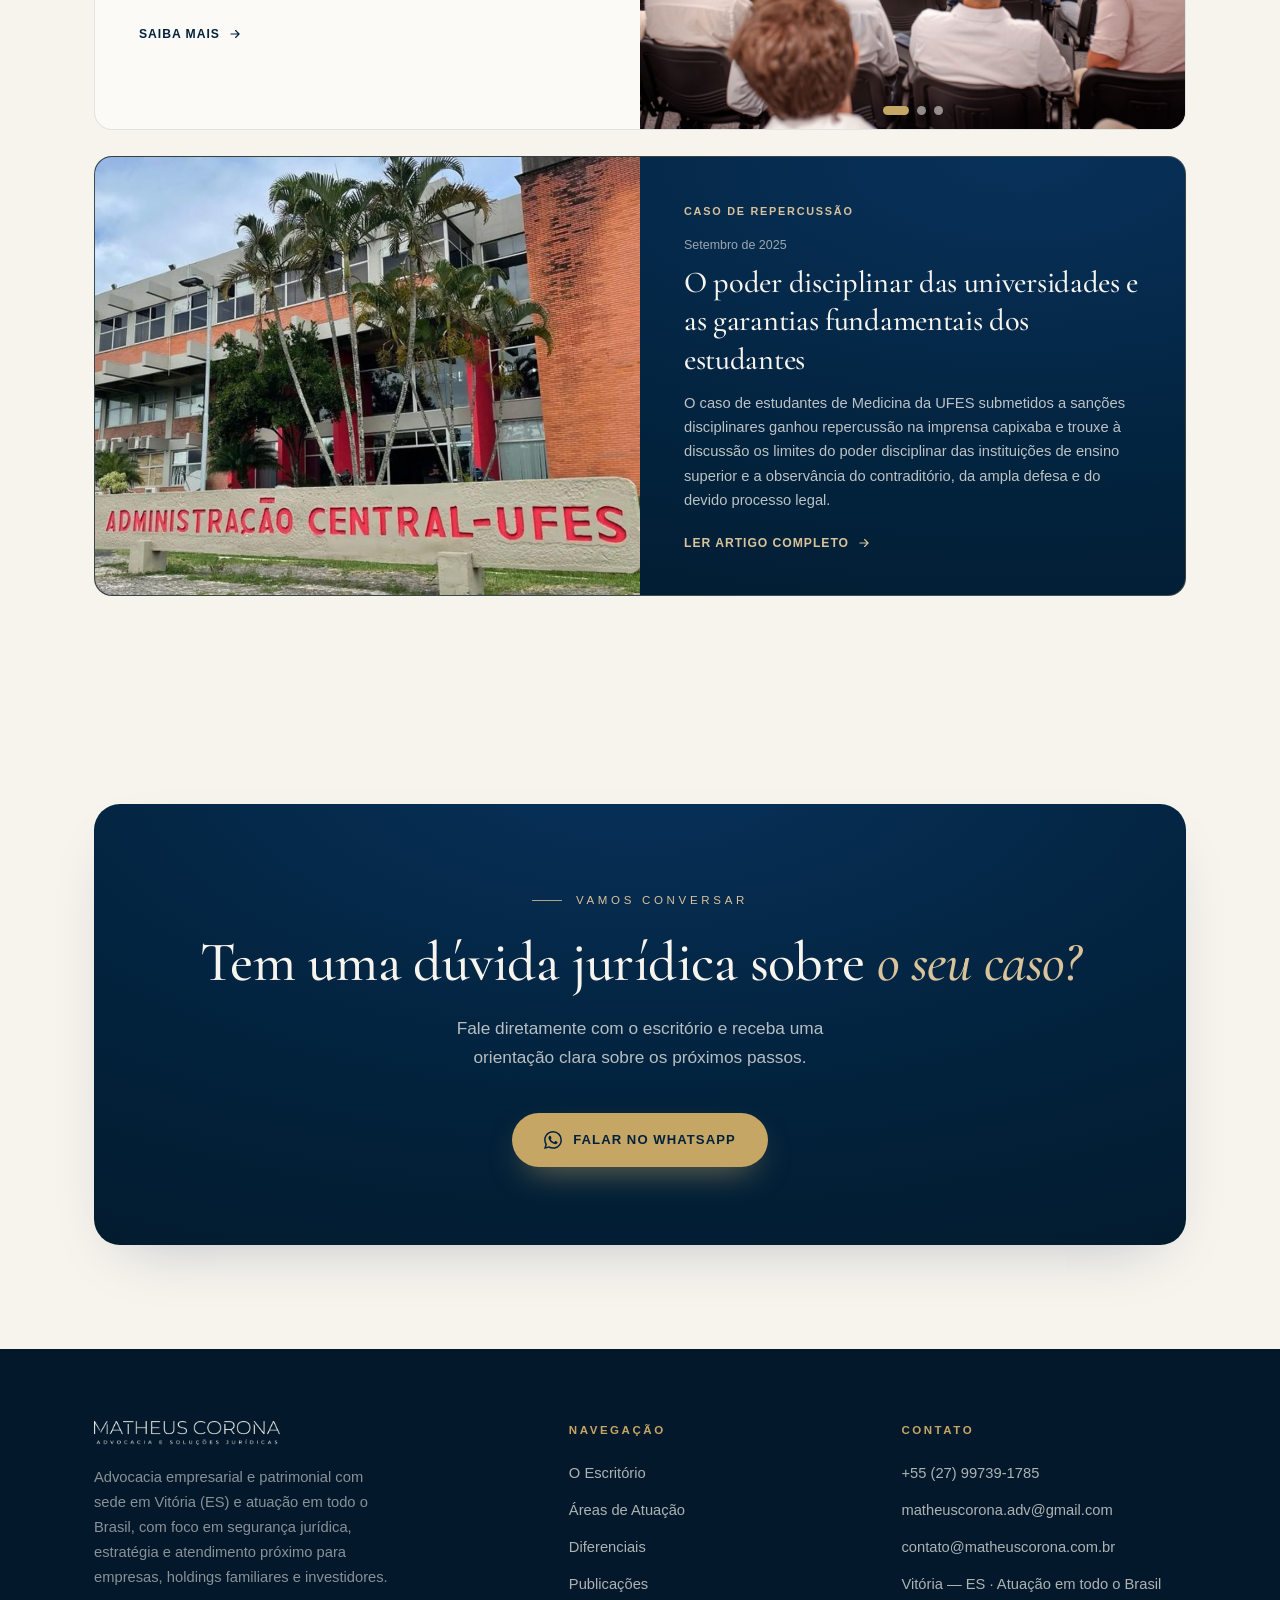
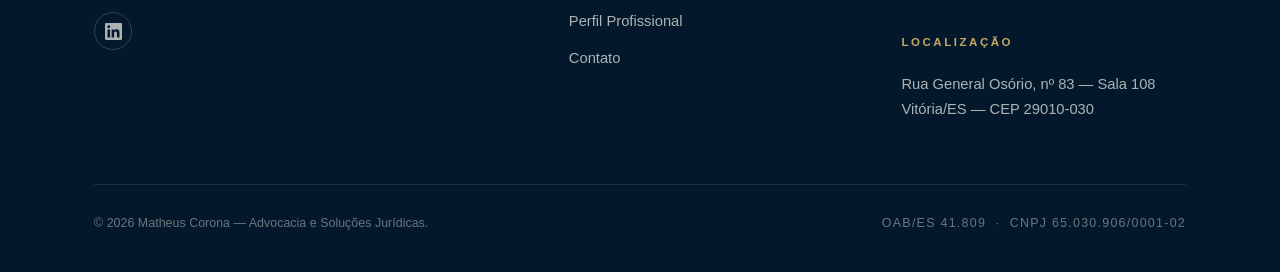
<file: publicacoes.html>
<!DOCTYPE html>
<html lang="pt-BR">
<head>
<!-- Google tag (gtag.js) -->
<script async src="https://www.googletagmanager.com/gtag/js?id=G-01ZFT30Z80"></script>
<script>
  window.dataLayer = window.dataLayer || [];
  function gtag(){dataLayer.push(arguments);}
  gtag('js', new Date());
  gtag('config', 'G-01ZFT30Z80');
</script>
<meta charset="UTF-8">
<meta name="viewport" content="width=device-width, initial-scale=1.0">
<title>Publicações | Matheus Corona | Advocacia e Soluções Jurídicas</title>
<meta name="description" content="Artigos, casos, eventos e treinamentos de Matheus Corona sobre diferentes áreas do direito, com análises e orientações para decisões jurídicas mais seguras.">
<meta name="keywords" content="publicações jurídicas, artigos jurídicos, casos, eventos, direito empresarial, direito societário, direito tributário, direito civil, direito de família e sucessões, advogado Vitória ES">
<meta name="author" content="Matheus Corona — Advocacia e Soluções Jurídicas">
<meta name="robots" content="index, follow">
<meta name="geo.region" content="BR-ES">
<meta name="geo.placename" content="Vitória">
<link rel="canonical" href="https://www.matheuscorona.com.br/publicacoes.html">
<meta property="og:type" content="website">
<meta property="og:locale" content="pt_BR">
<meta property="og:title" content="Publicações | Matheus Corona Advocacia">
<meta property="og:description" content="Artigos, casos, eventos e treinamentos sobre diferentes áreas do direito, com análises e orientações para decisões jurídicas mais seguras.">
<meta property="og:site_name" content="Matheus Corona — Advocacia e Soluções Jurídicas">
<meta name="twitter:card" content="summary_large_image">
<meta name="twitter:title" content="Publicações | Matheus Corona Advocacia">
<meta name="twitter:description" content="Artigos, casos, eventos e treinamentos sobre diferentes áreas do direito, com análises e orientações para decisões jurídicas mais seguras.">
<link rel="icon" type="image/png" sizes="32x32" href="favicon-32x32.png">
<link rel="icon" type="image/png" sizes="16x16" href="favicon-16x16.png">
<link rel="icon" type="image/png" sizes="512x512" href="favicon.png">
<link rel="apple-touch-icon" sizes="180x180" href="apple-touch-icon.png">
<link rel="preconnect" href="https://fonts.googleapis.com">
<link rel="preconnect" href="https://fonts.gstatic.com" crossorigin>
<link href="https://fonts.googleapis.com/css2?family=Cormorant+Garamond:ital,wght@0,400;0,500;0,600;1,400;1,500&family=Manrope:wght@300;400;500;600&display=swap" rel="stylesheet">
<link rel="stylesheet" href="styles.css">
<style>
/* PUBLICAÇÕES — page-specific styles (shared design tokens live in styles.css) */
.pub-hero{position:relative;padding:160px 0 70px;color:var(--ivory);overflow:hidden;
  background:radial-gradient(120% 120% at 78% 12%,#08315a 0%,var(--navy) 46%,var(--navy-2) 100%)}
.pub-hero .wrap{position:relative;z-index:2}
.pub-hero .eyebrow{margin-bottom:22px}
.pub-hero h1{font-size:clamp(2.3rem,5.2vw,3.8rem);margin-bottom:20px;max-width:820px}
.pub-hero p{font-size:1.08rem;font-weight:300;max-width:560px;color:rgba(247,244,238,.74)}

.pub-grid{display:grid;grid-template-columns:repeat(3,1fr);gap:26px;margin-top:56px}
.pub-card{position:relative;display:flex;flex-direction:column;background:var(--card);border:1px solid var(--line);
  border-radius:var(--r);padding:32px 30px 30px;transition:transform .45s,box-shadow .45s}
.pub-card:hover{transform:translateY(-6px);box-shadow:var(--shadow)}
.pub-tag{font-size:.68rem;letter-spacing:.16em;text-transform:uppercase;color:var(--gold);font-weight:600;display:block;margin-bottom:14px}
.pub-date{font-size:.78rem;color:var(--muted);display:block;margin-bottom:8px}
.pub-card h3{font-size:1.26rem;color:var(--navy);margin:0 0 12px;line-height:1.26}
.pub-excerpt{font-size:.92rem;color:var(--muted);line-height:1.65;margin-bottom:24px;flex:1}
.pub-more{align-self:flex-start;background:none;border:none;padding:0;font-family:var(--sans);font-size:.76rem;
  letter-spacing:.08em;text-transform:uppercase;font-weight:600;color:var(--navy);cursor:pointer;
  display:inline-flex;align-items:center;gap:8px;transition:color .3s,gap .3s}
.pub-more:hover{color:var(--gold);gap:12px}
.pub-more svg{width:14px;height:14px;flex:none}

/* Publicação em destaque, com foto (ocupa a linha inteira; a data é opcional) */
.pub-featured{grid-column:1/-1;flex-direction:row;padding:0;overflow:hidden}
.pub-media{flex:0 0 50%;position:relative;min-height:320px;margin:0;background:var(--navy)}
.pub-media img{position:absolute;inset:0;width:100%;height:100%;object-fit:cover;object-position:center 40%}
.pub-body{display:flex;flex-direction:column;justify-content:center;flex:1;padding:40px 44px}
.pub-featured h3{font-size:clamp(1.5rem,2.4vw,1.9rem)}
.pub-featured .pub-excerpt{flex:0 0 auto;max-width:56ch}
@media(min-width:961px){.pub-featured{min-height:440px}}
.pub-featured.pub-reverse{flex-direction:row-reverse}

/* Várias fotos passando sozinhas (carrossel) */
.pub-slides img{opacity:0;transition:opacity .9s ease}
.pub-slides img.is-active{opacity:1}
.pub-slides-ui{position:absolute;inset:0;z-index:2;pointer-events:none}
.pub-slides-ui button{pointer-events:auto;cursor:pointer}
.pub-slides-ui .nav{position:absolute;top:50%;transform:translateY(-50%);width:42px;height:42px;border-radius:50%;
  border:1px solid rgba(255,255,255,.35);background:rgba(2,34,60,.55);color:var(--ivory);font-size:1.5rem;line-height:1;
  display:flex;align-items:center;justify-content:center;-webkit-backdrop-filter:blur(6px);backdrop-filter:blur(6px);
  opacity:0;transition:opacity .3s,background .3s}
.pub-slides-ui .nav:hover{background:rgba(2,34,60,.85)}
.pub-slides-ui .prev{left:14px}
.pub-slides-ui .next{right:14px}
.pub-slides:hover .nav,.pub-slides:focus-within .nav{opacity:1}
.pub-slides-ui .dots{position:absolute;left:0;right:0;bottom:14px;display:flex;justify-content:center;gap:8px}
.pub-slides-ui .dots button{width:9px;height:9px;padding:0;border:0;border-radius:5px;background:rgba(247,244,238,.55);transition:background .3s,width .3s}
.pub-slides-ui .dots button.on{width:26px;background:var(--gold)}
@media(hover:none){.pub-slides-ui .nav{opacity:.9}}

/* Caso em destaque (só texto): faixa navy na largura inteira */
.pub-case{grid-column:1/-1;overflow:hidden;border-color:rgba(198,166,100,.28);
  background:radial-gradient(120% 140% at 85% 0%,#08315a 0%,var(--navy) 55%,var(--navy-2) 100%)}
.pub-case:not(.pub-featured){padding:46px 52px}
.pub-case:not(.pub-featured)::before{content:"";position:absolute;left:0;top:0;bottom:0;width:4px;background:var(--gold)}
.pub-case .pub-tag{color:var(--gold-2)}
.pub-case .pub-date{color:rgba(247,244,238,.62)}
.pub-case h3{color:var(--ivory)}
.pub-case .pub-excerpt{color:rgba(247,244,238,.76)}
.pub-case .pub-more{color:var(--gold-2)}
.pub-case .pub-more:hover{color:var(--ivory)}

/* Modal */
.pub-modal{position:fixed;inset:0;z-index:100;display:flex;align-items:center;justify-content:center;
  padding:24px;opacity:0;pointer-events:none;transition:opacity .35s ease}
.pub-modal.open{opacity:1;pointer-events:auto}
.pub-modal-backdrop{position:absolute;inset:0;background:rgba(2,20,38,.62);-webkit-backdrop-filter:blur(6px);backdrop-filter:blur(6px)}
.pub-modal-box{position:relative;background:var(--card);width:100%;max-width:680px;max-height:84vh;overflow-y:auto;
  border-radius:var(--r-lg);padding:54px 48px;box-shadow:var(--shadow);
  transform:translateY(24px) scale(.98);transition:transform .4s cubic-bezier(.2,.7,.2,1)}
.pub-modal.open .pub-modal-box{transform:none}
.pub-modal-close{position:absolute;top:18px;right:18px;width:38px;height:38px;border-radius:50%;border:1px solid var(--line);
  background:var(--ivory);display:flex;align-items:center;justify-content:center;font-size:1.4rem;line-height:1;
  color:var(--muted);cursor:pointer;transition:all .3s}
.pub-modal-close:hover{background:var(--navy);color:var(--ivory);border-color:var(--navy)}
.pub-modal-box .pub-tag{margin-bottom:16px}
.pub-modal-box h2{font-size:clamp(1.5rem,3vw,2.1rem);color:var(--navy);margin:0 0 22px;line-height:1.16}
.pub-modal-body p{color:#3c4a55;font-size:1rem;margin-bottom:16px}
.pub-modal-body p:last-child{margin-bottom:0}
.pub-modal-body a{color:var(--navy);text-decoration:underline;text-decoration-color:var(--gold);text-underline-offset:3px}
.pub-modal-body a:hover{color:var(--gold)}
.pub-modal-body .pub-ref{font-size:.92rem;color:var(--muted);margin-bottom:8px}
.pub-modal-body p.pub-focus{margin:28px 0;padding:22px 26px;border-left:3px solid var(--gold);border-radius:0 var(--r-sm) var(--r-sm) 0;
  background:rgba(198,166,100,.09);font-family:var(--serif);font-size:1.28rem;line-height:1.55;color:var(--navy)}
.pub-modal-body mark{color:inherit;font-weight:inherit;padding:0 .1em;margin:0 -.1em;
  background:linear-gradient(to bottom,transparent 60%,rgba(198,166,100,.32) 60%);
  -webkit-box-decoration-break:clone;box-decoration-break:clone}
.pub-modal-body .pub-ref.first{margin-top:26px;padding-top:20px;border-top:1px solid var(--line)}
.pub-excerpt a{color:var(--navy);text-decoration:underline;text-decoration-color:var(--gold);text-underline-offset:3px}
.pub-excerpt a:hover{color:var(--gold)}
.pub-modal-media{margin:-54px -48px 30px}
.pub-modal-media .pub-media{position:relative;flex:none;min-height:0;margin:0;aspect-ratio:16/10}
body.modal-open{overflow:hidden}

.nav-links a.active{color:var(--gold)!important}
.nav-links a.active::after{width:100%}
header.nav.scrolled .nav-links a.active{color:var(--gold)!important}

@media(max-width:960px){
  .pub-grid{grid-template-columns:repeat(2,1fr)}
  .pub-media{flex-basis:42%}
  .pub-body{padding:32px}
}
@media(max-width:680px){
  .pub-hero{padding:130px 0 54px}
  .pub-grid{grid-template-columns:1fr;margin-top:40px}
  .pub-modal{padding:14px}
  .pub-modal-box{padding:40px 26px;max-height:88vh}
  .pub-modal-media{margin:-40px -26px 24px}
  .pub-featured,.pub-featured.pub-reverse{flex-direction:column}
  .pub-case:not(.pub-featured){padding:32px 26px}
  .pub-media{flex:none;min-height:0;aspect-ratio:4/3}
  .pub-body{padding:28px 24px}
  .nav-links a.active{color:var(--gold)!important}
}
</style>
</head>
<body>
<header class="nav" id="nav">
  <div class="nav-shell">
    <a href="index.html" class="brand" aria-label="Matheus Corona Advocacia">
      <img class="nav-word light" src="[data-uri]" alt="Matheus Corona — Advocacia Empresarial e Soluções Jurídicas em Vitória, ES">
      <img class="nav-word dark" src="[data-uri]" alt="Matheus Corona — Advocacia Empresarial e Soluções Jurídicas em Vitória, ES">
    </a>
    <nav class="nav-links" id="menu">
      <a href="index.html#sobre">O Escritório</a>
      <a href="index.html#areas">Áreas de Atuação</a>
      <a href="index.html#diferenciais">Diferenciais</a>
      <a href="publicacoes.html" class="active" aria-current="page">Publicações</a>
      <a href="perfil-profissional.html">Perfil Profissional</a>
      <a href="index.html#contato" class="nav-cta">Fale Conosco</a>
    </nav>
    <div class="burger" id="burger"><span></span><span></span><span></span></div>
  </div>
</header>
<!-- HERO -->
<section class="pub-hero">
  <div class="hero-glow"></div>
  <div class="wrap">
    <span class="eyebrow">Artigos &amp; Publicações</span>
    <h1>Conteúdo jurídico para decisões mais seguras.</h1>
    <p>Artigos, casos e participações em eventos e treinamentos, com análises sobre diferentes áreas do direito, para empresas e pessoas físicas.</p>
  </div>
</section>

<!--
  COMO ADICIONAR UMA NOVA PUBLICAÇÃO
  1. Copie um bloco inteiro <article class="pub-card reveal">...</article> (do <article até </article>).
  2. Cole logo abaixo do último artigo, dentro de <div class="pub-grid">.
  3. Troque a categoria (.pub-tag), a data (.pub-date, ajuste também o atributo datetime="AAAA-MM-DD"),
     o título (h3), o resumo (.pub-excerpt) e o texto completo dentro de <div class="pub-full">
     (cada parágrafo em uma tag <p>...</p>).
  Não precisa mexer em nenhuma outra parte da página — o card e o modal são preenchidos automaticamente.

  PUBLICAÇÃO COM FOTO (evento, mídia): copie o bloco <article class="pub-card pub-featured reveal"> do topo
  da lista, troque a foto (salve o arquivo na pasta do site e ajuste o src e o alt), o título e os textos.
  Ela ocupa a linha inteira. A data é opcional: se não quiser mostrar, basta não incluir a linha <time>.
  VÁRIAS FOTOS: use <figure class="pub-media pub-slides"> com mais de uma <img> dentro (a primeira com
  class="is-active"). As fotos passam sozinhas e o leitor também pode navegar por setas e bolinhas.
  Para o card ficar com a foto à direita, acrescente a classe pub-reverse ao <article>.
  CARD SIMPLES (só texto, na grade de 3 colunas) - modelo para copiar e colar dentro de <div class="pub-grid">:
    <article class="pub-card reveal">
      <span class="pub-tag">Categoria</span>
      <time class="pub-date" datetime="AAAA-MM-DD">DD de mês de AAAA</time>
      <h3>Título</h3>
      <p class="pub-excerpt">Resumo curto.</p>
      <button type="button" class="pub-more">Ler artigo completo</button>
      <div class="pub-full" hidden><p>Texto completo, um parágrafo por <p>.</p></div>
    </article>
  CASO EM DESTAQUE (faixa navy): copie o bloco <article class="pub-card pub-featured pub-case reveal"> do fim da lista.
  Sem foto, tire a classe pub-featured e apague o <figure> e o <div class="pub-body"> que envolve o texto.
-->
<section class="sec">
  <div class="wrap">
    <div class="sec-head">
      <span class="eyebrow">Publicações</span>
      <h2>Últimas publicações</h2>
      <p>Casos, eventos, treinamentos e artigos sobre diferentes áreas do direito.</p>
    </div>

    <div class="pub-grid">

      <article class="pub-card pub-featured reveal">
        <figure class="pub-media"><img src="evento-reforma-tributaria-academias.jpg" width="1400" height="1050" alt="Participantes do encontro sobre os impactos da Reforma Tributária no setor de academias, promovido pela ACAGES e pela Valor Investimentos"></figure>
        <div class="pub-body">
          <span class="pub-tag">Evento</span>
          <time class="pub-date" datetime="2026-11-11">11 de novembro de 2026</time>
          <h3>Reforma Tributária e seus impactos no setor de academias</h3>
          <p class="pub-excerpt">Participei de encontro promovido em parceria entre a <a href="https://www.instagram.com/acages_es/" target="_blank" rel="noopener">ACAGES</a> e a <a href="https://valorinvestimentos.com.br/" target="_blank" rel="noopener">Valor Investimentos</a>, dedicado à discussão dos impactos da Reforma Tributária sobre o setor de academias.</p>
          <button type="button" class="pub-more">Saiba mais <svg viewBox="0 0 24 24" fill="none" stroke="currentColor" stroke-width="2" stroke-linecap="round" stroke-linejoin="round"><path d="M5 12h14M13 6l6 6-6 6"/></svg></button>
          <div class="pub-full" hidden>
            <p>No dia 11 de novembro de 2026, participei de um encontro promovido em parceria entre a <a href="https://www.instagram.com/acages_es/" target="_blank" rel="noopener">ACAGES</a> (Associação das Academias de Ginástica do Espírito Santo) e a <a href="https://valorinvestimentos.com.br/" target="_blank" rel="noopener">Valor Investimentos</a>, dedicado à discussão dos impactos da Reforma Tributária sobre o setor de academias.</p>
            <p>O evento reuniu mais de 20 empresários, proprietários e gestores do segmento, proporcionando um espaço relevante de diálogo sobre as transformações que já começam a exigir atenção do setor.</p>
            <p>Durante a apresentação, abordamos questões diretamente relacionadas à realidade das academias, como os reflexos da nova sistemática tributária na formação dos preços das mensalidades, o fortalecimento da fiscalização a partir do cruzamento de dados e a importância do planejamento tributário durante o período de transição.</p>
            <p>Mais do que compreender as alterações legislativas, o objetivo foi demonstrar como essas mudanças podem repercutir nas decisões empresariais, na estrutura de custos e na competitividade dos negócios nos próximos anos.</p>
            <p>Agradeço à <a href="https://www.instagram.com/acages_es/" target="_blank" rel="noopener">ACAGES</a>, especialmente ao seu presidente, Carlos Andreão, e à <a href="https://valorinvestimentos.com.br/" target="_blank" rel="noopener">Valor Investimentos</a> pela parceria e pelo convite, bem como a todos os empresários e profissionais presentes pela participação, pelas perguntas e pela qualidade das discussões.</p>
          </div>
        </div>
      </article>




      <article class="pub-card pub-featured pub-reverse reveal">
        <figure class="pub-media pub-slides">
          <img class="is-active" src="treinamento-valor-private-1.jpg" width="1400" height="934" alt="Apresentação sobre holding, estruturas patrimoniais e IRPF no treinamento Valor Private para Bankers, diante de uma plateia de assessores">
          <img src="treinamento-valor-private-2.jpg" width="1400" height="934" loading="lazy" alt="Apresentação durante o treinamento Valor Private para Bankers, com a plateia acompanhando o conteúdo">
          <img src="treinamento-valor-private-3.jpg" width="1400" height="934" loading="lazy" alt="Plateia de assessores acompanhando o treinamento Valor Private para Bankers">
        </figure>
        <div class="pub-body">
          <span class="pub-tag">Treinamento</span>
          <time class="pub-date" datetime="2026-01-15">15 de janeiro de 2026</time>
          <h3>Treinamento Valor Private para Bankers</h3>
          <p class="pub-excerpt">Holding, estruturas patrimoniais e IRPF, com uma abordagem prática e conectada à realidade do investidor de alta renda, foram os temas do treinamento realizado na <a href="https://valorinvestimentos.com.br/" target="_blank" rel="noopener">Valor Investimentos</a>.</p>
          <button type="button" class="pub-more">Saiba mais <svg viewBox="0 0 24 24" fill="none" stroke="currentColor" stroke-width="2" stroke-linecap="round" stroke-linejoin="round"><path d="M5 12h14M13 6l6 6-6 6"/></svg></button>
          <div class="pub-full" hidden>
            <p>Conhecimento técnico é parte essencial de uma gestão patrimonial consistente.</p>
            <p>No treinamento Valor Private para Bankers, aprofundamos temas estratégicos como holding, estruturas patrimoniais e IRPF, com uma abordagem prática e conectada à realidade do investidor de alta renda.</p>
            <p>Sob a condução do advogado <a href="https://www.linkedin.com/in/matheuscorona/" target="_blank" rel="noopener">Matheus Corona</a> o encontro reforçou a importância de planejamento, clareza e leitura integrada na proteção, organização e continuidade do patrimônio ao longo do tempo.</p>
            <p>Reforçamos nossa presença, o diálogo qualificado e a construção de valor em cada momento.</p>
          </div>
        </div>
      </article>

      <article class="pub-card pub-featured pub-case reveal">
        <figure class="pub-media"><img src="caso-ufes-administracao-central.jpg" width="1400" height="788" style="object-position:75% 60%" alt="Prédio da Administração Central da Universidade Federal do Espírito Santo (UFES)"></figure>
        <div class="pub-body">
          <span class="pub-tag">Caso de repercussão</span>
          <time class="pub-date" datetime="2025-09">Setembro de 2025</time>
          <h3>O poder disciplinar das universidades e as garantias fundamentais dos estudantes</h3>
          <p class="pub-excerpt">O caso de estudantes de Medicina da UFES submetidos a sanções disciplinares ganhou repercussão na imprensa capixaba e trouxe à discussão os limites do poder disciplinar das instituições de ensino superior e a observância do contraditório, da ampla defesa e do devido processo legal.</p>
          <button type="button" class="pub-more">Ler artigo completo <svg viewBox="0 0 24 24" fill="none" stroke="currentColor" stroke-width="2" stroke-linecap="round" stroke-linejoin="round"><path d="M5 12h14M13 6l6 6-6 6"/></svg></button>
          <div class="pub-full" hidden>
            <p>Em setembro de 2025, o caso envolvendo estudantes do curso de Medicina da Universidade Federal do Espírito Santo (UFES), submetidos a sanções disciplinares após investigação relacionada ao acesso indevido a uma avaliação acadêmica, ganhou repercussão na imprensa capixaba.</p>
            <p>O episódio trouxe à discussão questões relevantes sobre os limites do poder disciplinar das instituições de ensino superior, a autonomia universitária e, sobretudo, a observância das garantias constitucionais do contraditório, da ampla defesa e do devido processo legal.</p>
            <p class="pub-focus">Na ocasião, <mark>participei da atuação jurídica relacionada ao caso, como advogado de uma das partes, na esfera judicial</mark>. A atuação envolveu a análise dos procedimentos administrativos disciplinares e das medidas jurídicas cabíveis diante das circunstâncias apresentadas.</p>
            <p>A situação evidencia a importância de que processos disciplinares conduzidos por instituições de ensino observem rigorosamente os parâmetros legais e constitucionais, assegurando que a aplicação de sanções seja precedida de procedimentos legítimos, decisões devidamente fundamentadas e respeito aos direitos dos envolvidos.</p>
            <p>O caso também reforça a relevância do controle de legalidade dos atos administrativos, especialmente quando suas consequências podem impactar diretamente a trajetória acadêmica e profissional dos estudantes.</p>
            <p class="pub-ref first">Reportagem relacionada: <a href="https://www.agazeta.com.br/colunas/vilmara-fernandes/alunos-de-medicina-punidos-por-hackear-prova-voltaram-as-aulas-na-ufes-0925" target="_blank" rel="noopener">Alunos de Medicina punidos por hackear prova voltaram às aulas na UFES – A Gazeta</a></p>
            <p class="pub-ref">Processo relacionado: nº 5019731-57.2025.4.02.5001</p>
          </div>
        </div>
      </article>

    </div>
  </div>
</section>

<!-- CTA -->
<section class="sec cta">
  <div class="wrap">
    <div class="cta-card reveal">
      <span class="eyebrow">Vamos conversar</span>
      <h2>Tem uma dúvida jurídica sobre <em>o seu caso?</em></h2>
      <p>Fale diretamente com o escritório e receba uma orientação clara sobre os próximos passos.</p>
      <a href="https://wa.me/5527997391785" class="btn btn-gold" target="_blank" rel="noopener"><svg viewBox="0 0 24 24" fill="currentColor"><path d="M17.472 14.382c-.297-.149-1.758-.867-2.03-.967-.273-.099-.471-.148-.67.15-.197.297-.767.966-.94 1.164-.173.199-.347.223-.644.075-.297-.15-1.255-.463-2.39-1.475-.883-.788-1.48-1.761-1.653-2.059-.173-.297-.018-.458.13-.606.134-.133.298-.347.446-.52.149-.174.198-.298.298-.497.099-.198.05-.371-.025-.52-.075-.149-.669-1.612-.916-2.207-.242-.579-.487-.5-.669-.51-.173-.008-.371-.01-.57-.01-.198 0-.52.074-.792.372-.272.297-1.04 1.016-1.04 2.479 0 1.462 1.065 2.875 1.213 3.074.149.198 2.096 3.2 5.077 4.487.709.306 1.262.489 1.694.625.712.227 1.36.195 1.871.118.571-.085 1.758-.719 2.006-1.413.248-.694.248-1.289.173-1.413-.074-.124-.272-.198-.57-.347m-5.421 7.403h-.004a9.87 9.87 0 01-5.031-1.378l-.361-.214-3.741.982.998-3.648-.235-.374a9.86 9.86 0 01-1.51-5.26c.001-5.45 4.436-9.884 9.888-9.884 2.64 0 5.122 1.03 6.988 2.898a9.825 9.825 0 012.893 6.994c-.003 5.45-4.437 9.884-9.885 9.884m8.413-18.297A11.815 11.815 0 0012.05 0C5.495 0 .16 5.335.157 11.892c0 2.096.547 4.142 1.588 5.945L.057 24l6.305-1.654a11.882 11.882 0 005.683 1.448h.005c6.554 0 11.89-5.335 11.893-11.893a11.821 11.821 0 00-3.48-8.413Z"/></svg>Falar no WhatsApp</a>
    </div>
  </div>
</section>

<!-- MODAL -->
<div class="pub-modal" id="pubModal" aria-hidden="true">
  <div class="pub-modal-backdrop" data-close></div>
  <div class="pub-modal-box" role="dialog" aria-modal="true" aria-labelledby="pubModalTitle">
    <button type="button" class="pub-modal-close" data-close aria-label="Fechar">&times;</button>
    <figure class="pub-modal-media" id="pubModalMedia" style="display:none"></figure>
    <span class="pub-tag" id="pubModalTag"></span>
    <time class="pub-date" id="pubModalDate"></time>
    <h2 id="pubModalTitle"></h2>
    <div class="pub-modal-body" id="pubModalBody"></div>
  </div>
</div>

<footer>
  <div class="wrap">
    <div class="foot-grid">
      <div class="foot-brand">
        <img class="fw" src="[data-uri]" alt="Logotipo Matheus Corona — Advocacia Empresarial e Patrimonial, Vitória ES">
        <p>Advocacia empresarial e patrimonial com sede em Vitória (ES) e atuação em todo o Brasil, com foco em segurança jurídica, estratégia e atendimento próximo para empresas, holdings familiares e investidores.</p>
        <div class="foot-social">
          <a href="https://www.linkedin.com/in/matheuscorona/" target="_blank" rel="noopener" aria-label="LinkedIn"><svg viewBox="0 0 24 24" fill="currentColor"><path d="M20.447 20.452h-3.554v-5.569c0-1.328-.027-3.037-1.852-3.037-1.853 0-2.136 1.445-2.136 2.939v5.667H9.351V9h3.414v1.561h.046c.477-.9 1.637-1.85 3.37-1.85 3.601 0 4.267 2.37 4.267 5.455v6.286zM5.337 7.433c-1.144 0-2.063-.926-2.063-2.065 0-1.138.92-2.063 2.063-2.063 1.14 0 2.064.925 2.064 2.063 0 1.139-.925 2.065-2.064 2.065zm1.782 13.019H3.555V9h3.564v11.452zM22.225 0H1.771C.792 0 0 .774 0 1.729v20.542C0 23.227.792 24 1.771 24h20.451C23.2 24 24 23.227 24 22.271V1.729C24 .774 23.2 0 22.222 0h.003z"/></svg></a>
        </div>
      </div>
      <div class="foot-col">
        <h4>Navegação</h4>
        <a href="index.html#sobre">O Escritório</a><a href="index.html#areas">Áreas de Atuação</a>
        <a href="index.html#diferenciais">Diferenciais</a><a href="publicacoes.html">Publicações</a><a href="perfil-profissional.html">Perfil Profissional</a>
        <a href="index.html#contato">Contato</a>
      </div>
      <div class="foot-col">
        <h4>Contato</h4>
        <a href="https://wa.me/5527997391785" target="_blank" rel="noopener">+55 (27) 99739-1785</a>
        <a href="mailto:matheuscorona.adv@gmail.com">matheuscorona.adv@gmail.com</a>
        <a href="mailto:contato@matheuscorona.com.br">contato@matheuscorona.com.br</a>
        <p>Vitória — ES · Atuação em todo o Brasil</p>
        <h4>Localização</h4>
        <p>Rua General Osório, nº 83 — Sala 108<br>Vitória/ES — CEP 29010-030</p>
      </div>
    </div>
    <div class="foot-bottom">
      <p>&copy; <span id="yr"></span> Matheus Corona — Advocacia e Soluções Jurídicas.</p>
      <p class="legal">OAB/ES 41.809 &nbsp;·&nbsp; CNPJ 65.030.906/0001-02</p>
    </div>
  </div>
</footer>
<a class="wa-float" href="https://wa.me/5527997391785" target="_blank" rel="noopener" aria-label="Falar no WhatsApp"><svg viewBox="0 0 24 24" fill="currentColor"><path d="M17.472 14.382c-.297-.149-1.758-.867-2.03-.967-.273-.099-.471-.148-.67.15-.197.297-.767.966-.94 1.164-.173.199-.347.223-.644.075-.297-.15-1.255-.463-2.39-1.475-.883-.788-1.48-1.761-1.653-2.059-.173-.297-.018-.458.13-.606.134-.133.298-.347.446-.52.149-.174.198-.298.298-.497.099-.198.05-.371-.025-.52-.075-.149-.669-1.612-.916-2.207-.242-.579-.487-.5-.669-.51-.173-.008-.371-.01-.57-.01-.198 0-.52.074-.792.372-.272.297-1.04 1.016-1.04 2.479 0 1.462 1.065 2.875 1.213 3.074.149.198 2.096 3.2 5.077 4.487.709.306 1.262.489 1.694.625.712.227 1.36.195 1.871.118.571-.085 1.758-.719 2.006-1.413.248-.694.248-1.289.173-1.413-.074-.124-.272-.198-.57-.347m-5.421 7.403h-.004a9.87 9.87 0 01-5.031-1.378l-.361-.214-3.741.982.998-3.648-.235-.374a9.86 9.86 0 01-1.51-5.26c.001-5.45 4.436-9.884 9.888-9.884 2.64 0 5.122 1.03 6.988 2.898a9.825 9.825 0 012.893 6.994c-.003 5.45-4.437 9.884-9.885 9.884m8.413-18.297A11.815 11.815 0 0012.05 0C5.495 0 .16 5.335.157 11.892c0 2.096.547 4.142 1.588 5.945L.057 24l6.305-1.654a11.882 11.882 0 005.683 1.448h.005c6.554 0 11.89-5.335 11.893-11.893a11.821 11.821 0 00-3.48-8.413Z"/></svg></a>
<script>
document.getElementById('yr').textContent=new Date().getFullYear();
const nav=document.getElementById('nav');
addEventListener('scroll',()=>nav.classList.toggle('scrolled',scrollY>50));
const burger=document.getElementById('burger'),menu=document.getElementById('menu');
burger.addEventListener('click',()=>{burger.classList.toggle('x');menu.classList.toggle('open');nav.classList.toggle('menu-open')});
menu.querySelectorAll('a').forEach(a=>a.addEventListener('click',()=>{burger.classList.remove('x');menu.classList.remove('open');nav.classList.remove('menu-open')}));
const io=new IntersectionObserver(es=>es.forEach(e=>{if(e.isIntersecting){e.target.classList.add('in');io.unobserve(e.target)}}),{threshold:.14});
document.querySelectorAll('.reveal').forEach(el=>io.observe(el));
</script>
<script>
const pubModal=document.getElementById('pubModal');
const pubModalTag=document.getElementById('pubModalTag');
const pubModalDate=document.getElementById('pubModalDate');
const pubModalTitle=document.getElementById('pubModalTitle');
const pubModalBody=document.getElementById('pubModalBody');
const pubModalMedia=document.getElementById('pubModalMedia');
let stopModalSlides=null;

/* Carrossel: as fotos passam sozinhas; setas, bolinhas e deslizar o dedo também funcionam */
function initSlides(root){
  const imgs=[...root.querySelectorAll('img')];
  if(imgs.length<2)return()=>{};
  let i=Math.max(0,imgs.findIndex(im=>im.classList.contains('is-active')));
  const ui=document.createElement('div');ui.className='pub-slides-ui';
  const mk=(cls,txt,label)=>{const b=document.createElement('button');b.type='button';b.className=cls;b.textContent=txt;b.setAttribute('aria-label',label);return b};
  const prev=mk('nav prev','‹','Foto anterior'),next=mk('nav next','›','Próxima foto');
  const dotsBox=document.createElement('div');dotsBox.className='dots';
  const dots=imgs.map((_,k)=>{const d=mk('','',`Foto ${k+1} de ${imgs.length}`);d.addEventListener('click',e=>{e.stopPropagation();show(k);restart()});dotsBox.appendChild(d);return d});
  ui.append(prev,next,dotsBox);root.appendChild(ui);
  function show(n){i=(n+imgs.length)%imgs.length;imgs.forEach((im,k)=>im.classList.toggle('is-active',k===i));dots.forEach((d,k)=>d.classList.toggle('on',k===i))}
  let timer=null;
  const reduce=matchMedia('(prefers-reduced-motion: reduce)').matches;
  const play=()=>{if(!reduce&&!timer)timer=setInterval(()=>show(i+1),4500)};
  const pause=()=>{clearInterval(timer);timer=null};
  const restart=()=>{pause();play()};
  prev.addEventListener('click',e=>{e.stopPropagation();show(i-1);restart()});
  next.addEventListener('click',e=>{e.stopPropagation();show(i+1);restart()});
  root.addEventListener('mouseenter',pause);root.addEventListener('mouseleave',play);
  root.addEventListener('focusin',pause);root.addEventListener('focusout',play);
  let x0=null;
  root.addEventListener('touchstart',e=>{x0=e.touches[0].clientX},{passive:true});
  root.addEventListener('touchend',e=>{if(x0===null)return;const dx=e.changedTouches[0].clientX-x0;x0=null;if(Math.abs(dx)>40){show(i+(dx<0?1:-1));restart()}},{passive:true});
  show(i);play();
  return pause;
}
document.querySelectorAll('.pub-slides').forEach(initSlides);

function openPub(card){
  const dateEl=card.querySelector('.pub-date');
  const media=card.querySelector('.pub-media');
  pubModalTag.textContent=card.querySelector('.pub-tag').textContent;
  if(dateEl){
    pubModalDate.style.display='';
    pubModalDate.textContent=dateEl.textContent;
    pubModalDate.setAttribute('datetime',dateEl.getAttribute('datetime'));
  }else{pubModalDate.style.display='none'}
  if(stopModalSlides){stopModalSlides();stopModalSlides=null}
  pubModalMedia.textContent='';
  if(media){
    const clone=media.cloneNode(true);
    const oldUi=clone.querySelector('.pub-slides-ui');if(oldUi)oldUi.remove();
    clone.querySelectorAll('img').forEach(im=>im.removeAttribute('loading'));
    pubModalMedia.appendChild(clone);
    pubModalMedia.style.display='';
    if(clone.classList.contains('pub-slides'))stopModalSlides=initSlides(clone);
  }else{pubModalMedia.style.display='none'}
  pubModalTitle.textContent=card.querySelector('h3').textContent;
  pubModalBody.innerHTML=card.querySelector('.pub-full').innerHTML;
  pubModal.classList.add('open');
  pubModal.setAttribute('aria-hidden','false');
  document.body.classList.add('modal-open');
}
function closePub(){
  if(stopModalSlides){stopModalSlides();stopModalSlides=null}
  pubModal.classList.remove('open');
  pubModal.setAttribute('aria-hidden','true');
  document.body.classList.remove('modal-open');
}
document.querySelectorAll('.pub-more').forEach(btn=>btn.addEventListener('click',()=>openPub(btn.closest('.pub-card'))));
pubModal.querySelectorAll('[data-close]').forEach(el=>el.addEventListener('click',closePub));
addEventListener('keydown',e=>{if(e.key==='Escape')closePub()});
</script>
</body>
</html>
</file>
<file: styles.css>
:root{
  --navy:#02223C; --navy-2:#03192B; --petrol:#065581;
  --ink:#14202b; --muted:#54626e;
  --ivory:#F7F4EE; --ivory-2:#F1ECE1; --card:#FBFAF6;
  --gold:#C6A664; --gold-2:#D8C39A;
  --line:rgba(2,34,60,.10);
  --serif:'Cormorant Garamond',Georgia,serif;
  --sans:-apple-system,BlinkMacSystemFont,'SF Pro Text','SF Pro Display','Helvetica Neue',Helvetica,Arial,sans-serif;
  --r-sm:12px; --r:18px; --r-lg:26px; --r-pill:100px;
  --shadow:0 24px 60px -30px rgba(2,34,60,.28);
  --shadow-sm:0 12px 30px -18px rgba(2,34,60,.35);
}
*{margin:0;padding:0;box-sizing:border-box}
html{scroll-behavior:smooth}
body{font-family:var(--sans);background:var(--ivory);color:var(--ink);line-height:1.7;font-weight:300;-webkit-font-smoothing:antialiased;overflow-x:hidden}
img{max-width:100%;display:block}
a{color:inherit;text-decoration:none}
.wrap{width:100%;max-width:1160px;margin:0 auto;padding:0 34px}

.eyebrow{font-weight:500;font-size:.72rem;letter-spacing:.32em;text-transform:uppercase;color:var(--gold);display:inline-flex;align-items:center;gap:14px}
.eyebrow::before{content:"";width:30px;height:1px;background:var(--gold);opacity:.8}
h1,h2,h3{font-family:var(--serif);font-weight:500;line-height:1.08;letter-spacing:-.01em}
em{font-style:italic}

/* NAV */
header.nav{position:fixed;top:0;left:0;right:0;z-index:50;display:flex;align-items:center;justify-content:space-between;padding:20px 30px;transition:padding .5s,background .6s ease}
.nav-shell{position:relative;width:100%;max-width:1160px;margin:0 auto;display:flex;align-items:center;justify-content:space-between;
  padding:12px 20px 12px 26px;border-radius:var(--r-pill);
  background:linear-gradient(180deg,rgba(255,255,255,.16),rgba(255,255,255,.05));
  -webkit-backdrop-filter:blur(20px) saturate(180%);backdrop-filter:blur(20px) saturate(180%);
  border:1px solid rgba(255,255,255,.22);
  box-shadow:0 10px 34px -16px rgba(2,20,38,.5),inset 0 1px 0 rgba(255,255,255,.35),inset 0 -1px 0 rgba(2,20,38,.08);
  transition:background .6s ease,box-shadow .6s ease,border-color .6s ease}
header.nav.scrolled .nav-shell{
  background:linear-gradient(180deg,rgba(255,255,255,.82),rgba(251,250,246,.64));
  border-color:rgba(2,34,60,.10);
  box-shadow:0 14px 34px -18px rgba(2,34,60,.28),inset 0 1px 0 rgba(255,255,255,.6),inset 0 -1px 0 rgba(2,34,60,.05)}
.brand{position:relative;display:flex;align-items:center;height:34px;aspect-ratio:1000/129}
.nav-word{position:absolute;inset:0;height:100%;width:100%;object-fit:contain;transition:opacity .5s ease}
.nav-word.light{opacity:1}
.nav-word.dark{opacity:0}
header.nav.scrolled .nav-word.light{opacity:0}
header.nav.scrolled .nav-word.dark{opacity:1}
.nav-links{display:flex;gap:34px;align-items:center}
.nav-links a{font-size:.82rem;letter-spacing:.04em;color:rgba(247,244,238,.85);font-weight:400;position:relative;transition:color .3s}
.nav-links a::after{content:"";position:absolute;left:0;bottom:-5px;width:0;height:1px;background:var(--gold);transition:width .35s}
.nav-links a:hover::after{width:100%}
header.nav.scrolled .nav-links a{color:var(--ink)}
.nav-cta{border:1px solid var(--gold);color:var(--gold)!important;padding:10px 22px;border-radius:var(--r-pill);font-size:.74rem;letter-spacing:.1em;text-transform:uppercase;transition:all .35s}
.nav-cta:hover{background:var(--gold);color:var(--navy)!important}
.nav-cta::after{display:none}
.burger{display:none;flex-direction:column;gap:5px;cursor:pointer;z-index:60;padding:6px}
.burger span{width:24px;height:1.6px;background:var(--ivory);border-radius:2px;transition:.3s}
header.nav.scrolled .burger span{background:var(--ink)}

/* HERO — flex column so content and meta never overlap */
.hero{position:relative;min-height:min(82vh,680px);display:flex;flex-direction:column;padding:112px 0 32px;color:var(--ivory);overflow:hidden;
  background:radial-gradient(120% 120% at 78% 12%,#08315a 0%,var(--navy) 46%,var(--navy-2) 100%)}
.hero-glow{position:absolute;top:-18%;right:-12%;width:60vw;height:60vw;border-radius:50%;
  background:radial-gradient(circle,rgba(198,166,100,.13),transparent 60%);pointer-events:none}
.hero-content{flex:1 1 auto;display:flex;align-items:center;width:100%;position:relative;z-index:2}
.hero-inner{max-width:770px}
.hero .eyebrow{margin-bottom:20px;opacity:0;animation:fade .9s .3s forwards}
.hero h1{font-size:clamp(2.3rem,4.6vw,4.1rem);margin-bottom:20px}
.hero h1 em{color:var(--gold-2);font-weight:500}
.hero h1 .l{display:block;opacity:0;transform:translateY(26px);animation:rise 1s forwards}
.hero h1 .l:nth-child(1){animation-delay:.42s} .hero h1 .l:nth-child(2){animation-delay:.56s} .hero h1 .l:nth-child(3){animation-delay:.7s}
.hero .lead{font-size:1.08rem;font-weight:300;max-width:540px;color:rgba(247,244,238,.74);margin-bottom:28px;opacity:0;animation:fade 1s .95s forwards}
.hero-actions{display:flex;gap:18px;flex-wrap:wrap;align-items:center;opacity:0;animation:fade 1s 1.1s forwards}
.btn{display:inline-flex;align-items:center;justify-content:center;gap:11px;padding:16px 32px;border-radius:var(--r-pill);font-weight:600;font-size:.82rem;letter-spacing:.08em;text-transform:uppercase;transition:transform .35s,box-shadow .35s,background .35s;white-space:nowrap}
.btn svg{width:18px;height:18px;flex:none}
.btn-gold{background:var(--gold);color:var(--navy);box-shadow:0 14px 34px -14px rgba(198,166,100,.7)}
.btn-gold:hover{transform:translateY(-3px);background:var(--gold-2);box-shadow:0 20px 44px -16px rgba(198,166,100,.8)}
.btn-ghost{color:rgba(247,244,238,.82);border:1px solid rgba(247,244,238,.28)}
.btn-ghost:hover{border-color:var(--gold);color:var(--gold)}
@keyframes rise{to{opacity:1;transform:none}}
@keyframes fade{to{opacity:1}}

.reveal{opacity:0;transform:translateY(32px);transition:opacity .9s cubic-bezier(.2,.7,.2,1),transform .9s cubic-bezier(.2,.7,.2,1)}
.reveal.in{opacity:1;transform:none}
.reveal.d1{transition-delay:.1s} .reveal.d2{transition-delay:.2s}

.sec{padding:clamp(64px,9vw,104px) 0}
.sec-head{max-width:620px}
.sec-head h2{font-size:clamp(2.1rem,4.2vw,3.2rem);margin:20px 0 16px;color:var(--navy)}
.sec-head p{color:var(--muted);max-width:52ch}

/* SOBRE */
.sec.sobre{padding:clamp(48px,6vw,76px) 0}
.sobre-grid{display:grid;grid-template-columns:0.9fr 1.1fr;gap:80px;align-items:center}
.sobre-visual{position:relative;aspect-ratio:4/5;border-radius:var(--r-lg);overflow:hidden;box-shadow:var(--shadow)}
.sobre-visual img{width:100%;height:100%;object-fit:cover;object-position:center 12%}
.sobre-visual .scrim{position:absolute;inset:0;background:linear-gradient(to top,rgba(2,20,38,.78) 0%,rgba(2,20,38,.2) 30%,transparent 52%);z-index:1}
.sobre-visual::after{content:"";position:absolute;inset:14px;border:1px solid rgba(247,244,238,.3);border-radius:16px;pointer-events:none;z-index:2}
.sobre-visual .cap{position:absolute;left:30px;bottom:28px;z-index:3}
.sobre-visual .cap b{display:block;font-family:var(--serif);font-size:1.5rem;color:var(--ivory);line-height:1.15}
.sobre-visual .cap small{font-size:.68rem;letter-spacing:.22em;text-transform:uppercase;color:var(--gold-2)}
.sobre-text h2{font-size:clamp(2.1rem,4.2vw,3.2rem);margin:20px 0 24px;color:var(--navy)}
.sobre-text p{color:#3c4a55;font-size:1.05rem;margin-bottom:18px;max-width:48ch}
.mvv{display:grid;grid-template-columns:repeat(3,1fr);gap:20px;margin-top:40px}
.mvv-item{position:relative;background:var(--card);border:1px solid var(--line);border-radius:var(--r);padding:28px 26px;overflow:hidden;transition:transform .45s,box-shadow .45s;text-align:center}
.mvv-item::before{content:"";position:absolute;left:0;top:0;width:3px;height:0;background:var(--gold);transition:height .5s cubic-bezier(.2,.7,.2,1)}
.mvv-item:hover{transform:translateY(-6px);box-shadow:var(--shadow)}
.mvv-item:hover::before{height:100%}
.mvv-item .k{display:block;font-size:.72rem;letter-spacing:.26em;text-transform:uppercase;color:var(--gold);font-weight:600;margin-bottom:16px}
.mvv-item p{font-family:var(--serif);font-size:1.32rem;line-height:1.34;color:var(--navy);font-weight:500}
@media(max-width:960px){.mvv{grid-template-columns:1fr;gap:16px;margin-top:32px}}

/* ÁREAS */
.areas{background:var(--ivory-2)}
.areas-grid{display:grid;grid-template-columns:repeat(3,1fr);gap:20px;margin-top:56px}
.area{position:relative;background:var(--card);border:1px solid var(--line);border-radius:var(--r);
  padding:32px 30px 34px;overflow:hidden;transition:transform .45s,box-shadow .45s,background .45s;cursor:default}
.area .num{font-family:var(--serif);font-size:1.15rem;color:var(--gold);letter-spacing:.04em;display:block;margin-bottom:20px}
.area h3{font-size:1.34rem;color:var(--navy);margin-bottom:10px;transition:color .45s}
.area p{font-size:.92rem;color:var(--muted);line-height:1.6;transition:color .45s}
.area-line{position:absolute;left:0;top:0;height:3px;width:0;background:var(--gold);transition:width .5s cubic-bezier(.2,.7,.2,1)}
.area:hover{transform:translateY(-6px);background:var(--navy);box-shadow:var(--shadow)}
.area:hover .area-line{width:100%}
.area:hover h3{color:var(--ivory)}
.area:hover p{color:rgba(247,244,238,.72)}

/* DIFERENCIAIS */
.difs{background:var(--navy);color:var(--ivory);position:relative;overflow:hidden}
.difs .eyebrow{color:var(--gold-2)} .difs .eyebrow::before{background:var(--gold-2)}
.difs .sec-head h2{color:var(--ivory)} .difs .sec-head h2 em{color:var(--gold-2)}
.difs-grid{display:grid;grid-template-columns:repeat(3,1fr);gap:18px;margin-top:56px;position:relative;z-index:2}
.dif{background:rgba(247,244,238,.035);border:1px solid rgba(247,244,238,.1);border-radius:var(--r);padding:32px 28px;transition:background .4s,transform .4s,border-color .4s}
.dif:hover{background:rgba(247,244,238,.06);transform:translateY(-5px);border-color:rgba(198,166,100,.4)}
.dif .dnum{font-family:var(--serif);font-size:1.1rem;color:var(--gold);letter-spacing:.06em;display:block;margin-bottom:16px}
.dif h3{font-size:1.3rem;color:var(--ivory);margin-bottom:10px}
.dif p{font-size:.92rem;color:rgba(247,244,238,.68);line-height:1.62}

/* CTA */
.cta{background:var(--ivory)}
.cta-card{position:relative;overflow:hidden;border-radius:var(--r-lg);padding:78px 40px;text-align:center;box-shadow:var(--shadow);
  background:radial-gradient(120% 140% at 50% -10%,#08315a,var(--navy) 55%,var(--navy-2))}
.cta-card .eyebrow{color:var(--gold-2)} .cta-card .eyebrow::before{background:var(--gold-2)}
.cta-card h2{font-size:clamp(2.2rem,4.6vw,3.5rem);color:var(--ivory);margin:22px 0;line-height:1.06}
.cta-card h2 em{color:var(--gold-2)}
.cta-card p{color:rgba(247,244,238,.74);font-size:1.08rem;max-width:46ch;margin:0 auto 40px}

/* FOOTER */
footer{background:var(--navy-2);color:rgba(247,244,238,.72);padding:72px 0 38px}
.foot-grid{display:grid;grid-template-columns:1.5fr 1fr 1fr;gap:48px;padding-bottom:50px;border-bottom:1px solid rgba(247,244,238,.1)}
.foot-brand .fw{height:24px;margin-bottom:20px}
.foot-brand p{font-size:.92rem;max-width:36ch;color:rgba(247,244,238,.55);line-height:1.7}
.foot-social{display:flex;gap:12px;margin-top:22px}
.foot-social a{width:38px;height:38px;border-radius:50%;border:1px solid rgba(247,244,238,.18);display:flex;align-items:center;justify-content:center;color:rgba(247,244,238,.7);transition:all .3s}
.foot-social a svg{width:17px;height:17px}
.foot-social a:hover{background:var(--gold);border-color:var(--gold);color:var(--navy)}
.foot-col h4{font-size:.72rem;letter-spacing:.22em;text-transform:uppercase;color:var(--gold);margin-bottom:20px;font-weight:600}
.foot-col h4:not(:first-child){margin-top:36px}
.foot-col a,.foot-col p{display:block;font-size:.92rem;color:rgba(247,244,238,.7);margin-bottom:12px;transition:color .3s}
.foot-col a:hover{color:var(--gold)}
.foot-bottom{display:flex;justify-content:space-between;align-items:center;padding-top:28px;flex-wrap:wrap;gap:12px}
.foot-bottom p{font-size:.78rem;color:rgba(247,244,238,.42)}
.foot-bottom .legal{letter-spacing:.1em}

/* WhatsApp float — official WhatsApp brand green so it reads instantly as the WhatsApp button */
.wa-float{position:fixed;right:24px;bottom:24px;z-index:80;width:58px;height:58px;border-radius:50%;background:#25D366;border:1px solid rgba(255,255,255,.3);display:flex;align-items:center;justify-content:center;box-shadow:0 14px 30px -12px rgba(18,140,126,.65);transition:transform .35s,background .35s;color:#fff}
.wa-float:hover{transform:translateY(-4px) scale(1.05);background:#20BD5A}
.wa-float svg{width:27px;height:27px}

@media(max-width:960px){
  .sobre-grid{grid-template-columns:1fr;gap:44px}
  .sobre-visual{max-width:440px;margin:0 auto}
  .areas-grid,.difs-grid{grid-template-columns:repeat(2,1fr)}
  .foot-grid{grid-template-columns:1fr 1fr}
}
@media(max-width:680px){
  .wrap{padding:0 22px} header.nav{padding:14px 16px}
  .nav-shell{padding:10px 12px 10px 18px;justify-content:flex-end}
  /* backdrop-filter on .nav-shell makes it a containing block for the fixed mobile menu, trapping it (and a sliver of it) inside the pill even when closed — drop it on mobile at all times */
  .nav-shell{backdrop-filter:none;-webkit-backdrop-filter:none}
  .brand{height:26px;position:absolute;left:50%;top:50%;transform:translate(-50%,-50%)}
  .nav-links{position:fixed;inset:0;background:var(--navy-2);flex-direction:column;justify-content:center;gap:28px;transform:translateX(100%);transition:transform .45s cubic-bezier(.5,0,.2,1)}
  .nav-links.open{transform:none}
  .nav-links a{color:var(--ivory)!important;font-size:1.15rem}
  .burger{display:flex}
  .burger.x span:nth-child(1){transform:translateY(6.6px) rotate(45deg)}
  .burger.x span:nth-child(2){opacity:0}
  .burger.x span:nth-child(3){transform:translateY(-6.6px) rotate(-45deg)}
  header.nav.scrolled .burger.x span{background:var(--ivory)}
  .sec{padding:82px 0}
  .areas-grid,.difs-grid{grid-template-columns:1fr}
  .foot-grid{grid-template-columns:1fr;gap:34px}
  .foot-bottom{flex-direction:column;text-align:center}
  .hero{min-height:auto;padding:120px 0 54px} .hero-actions{width:100%}
  .btn{width:100%}
  .cta-card{padding:56px 24px}
}
@media(prefers-reduced-motion:reduce){*{animation:none!important;transition:none!important}.reveal{opacity:1;transform:none}}
</file>
<file: golpe-boleto/styles.css>
/* ==========================================================================
   golpe-boleto/styles.css
   Stylesheet isolado para a landing page /golpe-boleto/.
   Não referenciado por, nem referencia, o styles.css do site principal —
   pode ser removido junto com a pasta golpe-boleto/ sem afetar o site.
   ========================================================================== */
:root{
  --navy:#02223C; --navy-2:#03192B; --petrol:#065581;
  --ink:#14202b; --muted:#54626e;
  --ivory:#F7F4EE; --ivory-2:#F1ECE1; --card:#FBFAF6;
  --gold:#C6A664; --gold-2:#D8C39A;
  --line:rgba(2,34,60,.10);
  --serif:'Cormorant Garamond',Georgia,serif;
  --sans:-apple-system,BlinkMacSystemFont,'SF Pro Text','SF Pro Display','Helvetica Neue',Helvetica,Arial,sans-serif;
  --r-sm:12px; --r:18px; --r-lg:26px; --r-pill:100px;
  --shadow:0 24px 60px -30px rgba(2,34,60,.28);
  --shadow-sm:0 12px 30px -18px rgba(2,34,60,.35);
}
*{margin:0;padding:0;box-sizing:border-box}
html{scroll-behavior:smooth}
body{font-family:var(--sans);background:var(--ivory);color:var(--ink);line-height:1.7;font-weight:300;-webkit-font-smoothing:antialiased;overflow-x:hidden}
img{max-width:100%;display:block}
a{color:inherit;text-decoration:none}
.wrap{width:100%;max-width:1100px;margin:0 auto;padding:0 34px}

.eyebrow{font-weight:500;font-size:.72rem;letter-spacing:.32em;text-transform:uppercase;color:var(--gold);display:inline-flex;align-items:center;gap:14px}
.eyebrow::before{content:"";width:30px;height:1px;background:var(--gold);opacity:.8}
h1,h2,h3{font-family:var(--serif);font-weight:500;line-height:1.1;letter-spacing:-.01em}
em{font-style:italic}

/* NAV — pill flutuante no padrão do site principal, com o logo centralizado
   (aqui não há menu de seções, então o brand ocupa o centro da barra) */
header.nav{position:relative;z-index:50;padding:22px 20px 0;background:var(--navy)}
.nav-shell{position:relative;width:100%;max-width:1100px;margin:0 auto;
  display:grid;grid-template-columns:1fr auto 1fr;align-items:center;gap:16px;
  padding:12px 22px;border-radius:var(--r-pill);
  background:linear-gradient(180deg,rgba(255,255,255,.12),rgba(255,255,255,.03));
  -webkit-backdrop-filter:blur(20px) saturate(180%);backdrop-filter:blur(20px) saturate(180%);
  border:1px solid rgba(255,255,255,.16);
  box-shadow:0 10px 34px -16px rgba(2,20,38,.5),inset 0 1px 0 rgba(255,255,255,.16)}
.brand{grid-column:2;justify-self:center;position:relative;display:flex;align-items:center;height:28px;aspect-ratio:1000/129}
.brand img{height:100%;width:auto;object-fit:contain}
.nav-back{grid-column:3;justify-self:end;font-size:.74rem;letter-spacing:.04em;color:rgba(247,244,238,.68);white-space:nowrap;transition:color .3s}
.nav-back:hover{color:var(--gold)}

/* HERO */
.hero{position:relative;padding:64px 0 56px;color:var(--ivory);overflow:hidden;
  background:radial-gradient(120% 120% at 78% 0%,#08315a 0%,var(--navy) 46%,var(--navy-2) 100%)}
.hero-glow{position:absolute;top:-18%;right:-12%;width:60vw;height:60vw;border-radius:50%;
  background:radial-gradient(circle,rgba(198,166,100,.13),transparent 60%);pointer-events:none}
.hero .wrap{position:relative;z-index:2}
.hero-grid{display:grid;grid-template-columns:1.1fr .9fr;column-gap:28px;align-items:end}
.hero-inner{max-width:640px;padding-bottom:6px}
.hero .eyebrow{margin-bottom:20px}
.hero h1{font-size:clamp(2.1rem,4.4vw,3.6rem);margin-bottom:20px}
.hero h1 em{color:var(--gold-2);font-weight:500}
.hero .lead{font-size:1.08rem;font-weight:300;max-width:600px;color:rgba(247,244,238,.78);margin-bottom:30px}
.hero-actions{display:flex;gap:16px;flex-wrap:wrap;align-items:center}

/* FOTO — recorte sem fundo, dissolvendo no gradiente da seção.
   margin-top negativo cancela o padding-top do .hero para a foto começar
   bem na transição entre a barra de navegação e o azul da seção. */
.hero-photo{position:relative;justify-self:center;align-self:end;width:100%;max-width:480px;margin-top:-64px}
.hero-photo img{width:100%;height:auto;display:block;filter:drop-shadow(0 30px 44px rgba(1,10,20,.45))}
.hero-photo-tag{position:absolute;left:6%;bottom:7%;white-space:nowrap}
.hero-photo-tag b{display:block;font-family:var(--serif);font-size:1.14rem;font-weight:500;color:var(--ivory);line-height:1.2}
.hero-photo-tag span{font-size:.68rem;letter-spacing:.16em;text-transform:uppercase;color:var(--gold-2)}
.btn{display:inline-flex;align-items:center;justify-content:center;gap:11px;padding:16px 32px;border-radius:var(--r-pill);font-weight:600;font-size:.82rem;letter-spacing:.08em;text-transform:uppercase;transition:transform .35s,box-shadow .35s,background .35s;white-space:nowrap;border:none;cursor:pointer}
.btn svg{width:18px;height:18px;flex:none}
.btn-gold{background:var(--gold);color:var(--navy);box-shadow:0 14px 34px -14px rgba(198,166,100,.7)}
.btn-gold:hover{transform:translateY(-3px);background:var(--gold-2);box-shadow:0 20px 44px -16px rgba(198,166,100,.8)}
.btn-ghost{color:rgba(247,244,238,.82);border:1px solid rgba(247,244,238,.28)}
.btn-ghost:hover{border-color:var(--gold);color:var(--gold)}
.sec{padding:clamp(56px,8vw,92px) 0}
.sec-head{max-width:660px;margin-bottom:44px}
.sec-head h2{font-size:clamp(1.9rem,3.8vw,2.7rem);margin:18px 0 14px;color:var(--navy)}
.sec-head p{color:var(--muted);max-width:60ch;font-size:1.02rem}

/* COMO FUNCIONA */
.sinais{background:var(--ivory-2)}
.sinais-grid{display:grid;grid-template-columns:repeat(3,1fr);gap:20px}
.sinal{position:relative;background:var(--card);border:1px solid var(--line);border-radius:var(--r);padding:30px 28px;overflow:hidden;transition:transform .4s,box-shadow .4s}
.sinal::before{content:"";position:absolute;left:0;top:0;width:3px;height:0;background:var(--gold);transition:height .5s cubic-bezier(.2,.7,.2,1)}
.sinal:hover{transform:translateY(-5px);box-shadow:var(--shadow-sm)}
.sinal:hover::before{height:100%}
.sinal .num{font-family:var(--serif);font-size:1.1rem;color:var(--gold);display:block;margin-bottom:16px}
.sinal h3{font-size:1.2rem;color:var(--navy);margin-bottom:10px}
.sinal p{font-size:.92rem;color:var(--muted);line-height:1.62}

/* DIREITOS */
.direitos-grid{display:grid;grid-template-columns:1.05fr .95fr;gap:56px;align-items:start}
.direitos-text p{color:#3c4a55;font-size:1.02rem;margin-bottom:16px;max-width:52ch}
.direitos-list{list-style:none;display:flex;flex-direction:column;gap:14px}
.direitos-list li{display:flex;gap:12px;align-items:flex-start;font-size:.96rem;color:var(--ink)}
.direitos-list svg{width:19px;height:19px;flex:none;margin-top:3px;color:var(--gold)}
.direitos-card{background:var(--navy);color:var(--ivory);border-radius:var(--r-lg);padding:38px 34px;box-shadow:var(--shadow)}
.direitos-card .eyebrow{color:var(--gold-2)} .direitos-card .eyebrow::before{background:var(--gold-2)}
.direitos-card h3{font-size:1.5rem;color:var(--ivory);margin:16px 0 14px}
.direitos-card p{font-size:.94rem;color:rgba(247,244,238,.72);margin-bottom:22px;line-height:1.65}

/* PASSOS */
.passos{background:var(--navy);color:var(--ivory);position:relative;overflow:hidden}
.passos .eyebrow{color:var(--gold-2)} .passos .eyebrow::before{background:var(--gold-2)}
.passos .sec-head h2{color:var(--ivory)} .passos .sec-head h2 em{color:var(--gold-2)}
.passos .sec-head p{color:rgba(247,244,238,.68)}
.passos-grid{display:grid;grid-template-columns:repeat(4,1fr);gap:18px}
.passo{background:rgba(247,244,238,.035);border:1px solid rgba(247,244,238,.1);border-radius:var(--r);padding:28px 24px;transition:background .4s,transform .4s,border-color .4s}
.passo:hover{background:rgba(247,244,238,.06);transform:translateY(-5px);border-color:rgba(198,166,100,.4)}
.passo .pnum{display:flex;align-items:center;justify-content:center;width:34px;height:34px;border-radius:50%;border:1px solid var(--gold);color:var(--gold);font-family:var(--serif);font-size:1rem;margin-bottom:18px}
.passo h3{font-size:1.08rem;color:var(--ivory);margin-bottom:8px}
.passo p{font-size:.88rem;color:rgba(247,244,238,.66);line-height:1.6}

/* CTA */
.cta{background:var(--ivory)}
.cta-card{position:relative;overflow:hidden;border-radius:var(--r-lg);padding:70px 40px;text-align:center;box-shadow:var(--shadow);
  background:radial-gradient(120% 140% at 50% -10%,#08315a,var(--navy) 55%,var(--navy-2))}
.cta-card .eyebrow{color:var(--gold-2);justify-content:center} .cta-card .eyebrow::before{background:var(--gold-2)}
.cta-card h2{font-size:clamp(2rem,4.2vw,3.1rem);color:var(--ivory);margin:20px auto;line-height:1.1;max-width:20ch}
.cta-card h2 em{color:var(--gold-2)}
.cta-card p{color:rgba(247,244,238,.74);font-size:1.04rem;max-width:46ch;margin:0 auto 36px}
.cta-note{margin-top:20px;font-size:.78rem;color:rgba(247,244,238,.45)}

/* FOOTER */
footer{background:var(--navy-2);color:rgba(247,244,238,.72);padding:56px 0 32px}
.foot-inner{display:flex;flex-direction:column;gap:22px;align-items:center;text-align:center;padding-bottom:28px;border-bottom:1px solid rgba(247,244,238,.1)}
.foot-logo{height:22px}
.foot-inner p{font-size:.86rem;color:rgba(247,244,238,.55);max-width:52ch}
.foot-inner a{font-size:.9rem;color:rgba(247,244,238,.75);transition:color .3s}
.foot-inner a:hover{color:var(--gold)}
.foot-links{display:flex;gap:22px;flex-wrap:wrap;justify-content:center}
.foot-bottom{display:flex;flex-direction:column;align-items:center;text-align:center;gap:10px;padding-top:24px}
.foot-bottom p{font-size:.76rem;color:rgba(247,244,238,.42)}
.foot-bottom .foot-disclaimer{max-width:56ch;font-size:.72rem;line-height:1.6;color:rgba(247,244,238,.34);margin-top:4px;padding-top:14px;border-top:1px solid rgba(247,244,238,.08)}

/* WhatsApp float */
.wa-float{position:fixed;right:22px;bottom:22px;z-index:80;width:56px;height:56px;border-radius:50%;background:#25D366;border:1px solid rgba(255,255,255,.3);display:flex;align-items:center;justify-content:center;box-shadow:0 14px 30px -12px rgba(18,140,126,.65);transition:transform .35s,background .35s;color:#fff}
.wa-float:hover{transform:translateY(-4px) scale(1.05);background:#20BD5A}
.wa-float svg{width:26px;height:26px}

@media(max-width:960px){
  .sinais-grid,.passos-grid{grid-template-columns:repeat(2,1fr)}
  .direitos-grid{grid-template-columns:1fr;gap:36px}
  .hero-grid{grid-template-columns:1fr;justify-items:center;text-align:center}
  .hero-inner{max-width:640px}
  .hero-actions{justify-content:center}
  .hero-photo{margin-top:36px;max-width:280px}
}
@media(max-width:680px){
  .wrap{padding:0 22px}
  header.nav{padding:16px 14px 0}
  .nav-shell{padding:10px 14px}
  .brand{height:22px}
  .nav-back{font-size:.7rem}
  .nav-back-label{display:none}
  .sinais-grid,.passos-grid{grid-template-columns:1fr}
  .hero-actions{width:100%} .btn{width:100%}
  .hero-photo{max-width:240px}
  .cta-card{padding:52px 22px}
}
@media(prefers-reduced-motion:reduce){*{animation:none!important;transition:none!important}}
</file>
<file: propostas/assets/styles.css>
/* ==========================================================================
   propostas/assets/styles.css
   Folha de estilo compartilhada por TODAS as propostas comerciais
   (propostas/<cliente>/index.html). Módulo isolado: não referencia nem é
   referenciado pelo styles.css do site principal ou de golpe-boleto/.
   Editar este arquivo muda a aparência de todas as propostas já enviadas
   (inclusive links antigos), então mudanças de estrutura merecem cuidado.

   REGRA FIXA — grid de "Escopo" (.escopo-grid): os quadrados nunca podem
   terminar com uma linha órfã (um item sozinho na última fileira). Escolha
   a classe conforme o total de itens:
     1 item  -> n-1        4 itens -> n-4        7 itens -> dois blocos
     2 itens -> n-2        5 itens -> n-5                  .escopo-grid
     3 itens -> n-3        6 itens -> dois blocos          (n-4 + n-3)
                            .escopo-grid (n-3 + n-3)      8 itens -> n-4 + n-4
   Acima de 5 itens, sempre dividir em dois <div class="escopo-grid n-X">
   consecutivos (a primeira leva o arredondamento pra cima). Em telas
   menores as classes n-3/4/5 colapsam para 2 colunas e depois 1 coluna
   automaticamente — não precisa tratar isso na hora de escrever o HTML.

   Este arquivo também serve propostas/_modelo-pi/ (modelo-base para
   Propriedade Intelectual / registro de marca). Os blocos PARECER,
   PROCESSO e MARCAS abaixo são exclusivos desse modelo — nenhuma proposta
   padrão usa essas classes, então editá-las não afeta as demais propostas.
   ========================================================================== */
:root{
  --navy:#02223C; --navy-2:#03192B; --petrol:#065581;
  --ink:#14202b; --muted:#54626e;
  --ivory:#F7F4EE; --ivory-2:#F1ECE1; --card:#FBFAF6;
  --gold:#C6A664; --gold-2:#D8C39A;
  --line:rgba(2,34,60,.10);
  --serif:'Cormorant Garamond',Georgia,serif;
  --sans:-apple-system,BlinkMacSystemFont,'SF Pro Text','SF Pro Display','Helvetica Neue',Helvetica,Arial,sans-serif;
  --r-sm:12px; --r:18px; --r-lg:26px; --r-pill:100px;
  --shadow:0 24px 60px -30px rgba(2,34,60,.28);
  --shadow-sm:0 12px 30px -18px rgba(2,34,60,.35);
}
*{margin:0;padding:0;box-sizing:border-box}
html{scroll-behavior:smooth}
body{font-family:var(--sans);background:var(--ivory);color:var(--ink);line-height:1.7;font-weight:300;-webkit-font-smoothing:antialiased;overflow-x:hidden}
img{max-width:100%;display:block}
a{color:inherit;text-decoration:none}
.wrap{width:100%;max-width:1040px;margin:0 auto;padding:0 34px}

.eyebrow{font-weight:500;font-size:.8rem;letter-spacing:.28em;text-transform:uppercase;color:var(--gold);display:inline-flex;align-items:center;gap:14px}
.eyebrow::before{content:"";width:30px;height:1px;background:var(--gold);opacity:.8}
h1,h2,h3{font-family:var(--serif);font-weight:600;line-height:1.1;letter-spacing:-.01em}
em{font-style:italic;color:var(--gold-2)}

/* NAV — agora vive dentro de .hero (mesmo elemento de fundo, sem emenda) */
header.nav{position:relative;z-index:3;padding:22px 20px 26px}
.nav-shell{position:relative;width:100%;max-width:1040px;margin:0 auto;
  display:grid;grid-template-columns:1fr auto 1fr;align-items:center;gap:16px;
  padding:12px 22px;border-radius:var(--r-pill);
  background:linear-gradient(180deg,rgba(255,255,255,.12),rgba(255,255,255,.03));
  -webkit-backdrop-filter:blur(20px) saturate(180%);backdrop-filter:blur(20px) saturate(180%);
  border:1px solid rgba(255,255,255,.16);
  box-shadow:0 10px 34px -16px rgba(2,20,38,.5),inset 0 1px 0 rgba(255,255,255,.16)}
.brand{grid-column:2;justify-self:center;position:relative;display:flex;align-items:center;height:28px;aspect-ratio:1000/129}
.brand img{height:100%;width:auto;object-fit:contain}
.nav-tag{grid-column:1;justify-self:start;font-size:.74rem;letter-spacing:.1em;text-transform:uppercase;color:var(--gold-2);white-space:nowrap;border:1px solid rgba(216,195,154,.35);border-radius:var(--r-pill);padding:5px 12px}
.nav-back{grid-column:3;justify-self:end;font-size:.84rem;letter-spacing:.02em;color:rgba(247,244,238,.75);white-space:nowrap;transition:color .3s}
.nav-back:hover{color:var(--gold)}

/* HERO — o gradiente cobre desde o topo da página (nav incluído), por isso
   não existe mais nenhuma emenda visível entre o header e o hero. */
.hero{position:relative;padding:0 0 44px;color:var(--ivory);overflow:hidden;
  background:radial-gradient(120% 120% at 78% 0%,#08315a 0%,var(--navy) 46%,var(--navy-2) 100%)}
.hero-glow{position:absolute;top:-18%;right:-12%;width:60vw;height:60vw;border-radius:50%;
  background:radial-gradient(circle,rgba(198,166,100,.13),transparent 60%);pointer-events:none}
.hero .wrap{position:relative;z-index:2}
.hero-inner{max-width:720px}
.hero .eyebrow{margin-bottom:20px}
.hero h1{font-size:clamp(2rem,4.2vw,3.3rem);margin-bottom:18px}
.hero h1 em{white-space:nowrap}
.hero .lead{font-size:1.12rem;font-weight:300;max-width:640px;color:rgba(247,244,238,.78);margin-bottom:32px;text-align:justify;text-justify:inter-word;text-wrap:pretty}
.hero-actions{display:flex;gap:16px;flex-wrap:wrap;align-items:center}
.btn{display:inline-flex;align-items:center;justify-content:center;gap:11px;padding:16px 32px;border-radius:var(--r-pill);font-weight:600;font-size:.82rem;letter-spacing:.08em;text-transform:uppercase;transition:transform .35s,box-shadow .35s,background .35s;white-space:nowrap;border:none;cursor:pointer}
.btn svg{width:18px;height:18px;flex:none}
.btn-gold{background:var(--gold);color:var(--navy);box-shadow:0 14px 34px -14px rgba(198,166,100,.7)}
.btn-gold:hover{transform:translateY(-3px);background:var(--gold-2);box-shadow:0 20px 44px -16px rgba(198,166,100,.8)}
.btn-ghost{color:rgba(247,244,238,.82);border:1px solid rgba(247,244,238,.28)}
.btn-ghost:hover{border-color:var(--gold);color:var(--gold)}

.sec{padding:clamp(38px,5vw,60px) 0}
.sec-head{max-width:680px;margin-bottom:26px}
.sec-head h2{font-size:clamp(1.8rem,3.6vw,2.5rem);margin:14px 0 12px;color:var(--navy)}
.sec-head p{color:var(--muted);max-width:64ch;font-size:1.01rem}

/* DIAGNÓSTICO */
.diag{background:var(--ivory-2)}
.diag-card{background:var(--card);border:1px solid var(--line);border-radius:var(--r-lg);padding:36px 38px;box-shadow:var(--shadow-sm)}
.diag-card p{color:#3c4a55;font-size:1.02rem;margin-bottom:14px;max-width:74ch}
.diag-card p:last-child{margin-bottom:0}

/* PARECER — parecer técnico de busca prévia; exclusivo às propostas de
   Propriedade Intelectual (propostas/_modelo-pi/). Reaproveita a base do
   .diag-card, com um bloco de destaque para as classes recomendadas e um
   selo de status do parecer. */
.parecer-card{background:var(--card);border:1px solid var(--line);border-radius:var(--r-lg);padding:36px 38px;box-shadow:var(--shadow-sm)}
.parecer-card p{color:#3c4a55;font-size:1.02rem;margin-bottom:14px;max-width:74ch}
.parecer-card p:last-child{margin-bottom:0}
.parecer-classes{list-style:none;margin:20px 0;padding:22px 24px;background:var(--ivory-2);border-radius:var(--r);border:1px solid var(--line);display:flex;flex-direction:column;gap:10px}
.parecer-classes li{font-size:.96rem;color:#3c4a55}
.parecer-classes b{font-family:var(--serif);font-weight:600;color:var(--navy);font-size:1.02rem}
.parecer-status{display:inline-flex;align-items:center;gap:10px;margin-top:18px;padding:8px 18px;border-radius:var(--r-pill);background:rgba(198,166,100,.12);border:1px solid rgba(198,166,100,.35);color:var(--navy);font-size:.86rem;font-weight:500}
.parecer-status::before{content:"";width:8px;height:8px;border-radius:50%;background:var(--gold);flex:none}

/* PROCESSO — linha do tempo do registro de marca; exclusiva às propostas
   de Propriedade Intelectual. Em telas largas os passos ficam lado a lado
   com uma linha conectando os selos numerados; abaixo de 960px vira uma
   lista vertical (ver media queries no fim do arquivo). */
.processo-grid{display:grid;grid-template-columns:repeat(5,1fr);gap:22px}
.processo-step{position:relative}
.processo-step::before{content:"";position:absolute;top:22px;left:calc(-50% + 22px);width:calc(100% - 44px);height:1px;background:var(--line)}
.processo-step:first-child::before{display:none}
.processo-badge{position:relative;z-index:1;width:44px;height:44px;border-radius:50%;background:var(--navy);color:var(--gold-2);display:flex;align-items:center;justify-content:center;font-family:var(--serif);font-size:1.1rem;font-weight:600;margin-bottom:18px;box-shadow:var(--shadow-sm)}
.processo-step h3{font-size:1.08rem;color:var(--navy);margin-bottom:10px}
.processo-tags{list-style:none;display:flex;flex-direction:column;gap:5px;margin-bottom:12px}
.processo-tags li{font-size:.84rem;color:var(--muted);padding-left:14px;position:relative}
.processo-tags li::before{content:"—";position:absolute;left:0;color:var(--gold)}
.processo-step p{font-size:.88rem;color:var(--muted);line-height:1.55}
.processo-eta{display:inline-block;margin-top:10px;font-size:.72rem;letter-spacing:.04em;color:var(--gold);font-weight:500}

/* ESCOPO — ver regra de divisão de linhas no comentário do topo do arquivo */
.escopo-grid{display:grid;gap:20px}
.escopo-grid + .escopo-grid{margin-top:20px}
.escopo-grid.n-1{grid-template-columns:1fr}
.escopo-grid.n-2{grid-template-columns:repeat(2,1fr)}
.escopo-grid.n-3{grid-template-columns:repeat(3,1fr)}
.escopo-grid.n-4{grid-template-columns:repeat(4,1fr)}
.escopo-grid.n-5{grid-template-columns:repeat(5,1fr)}
.item-escopo{position:relative;background:var(--card);border:1px solid var(--line);border-radius:var(--r);padding:30px 28px;overflow:hidden;transition:transform .4s,box-shadow .4s}
.item-escopo::before{content:"";position:absolute;left:0;top:0;width:3px;height:0;background:var(--gold);transition:height .5s cubic-bezier(.2,.7,.2,1)}
.item-escopo:hover{transform:translateY(-5px);box-shadow:var(--shadow-sm)}
.item-escopo:hover::before{height:100%}
.item-escopo .num{font-family:var(--serif);font-size:1.15rem;font-weight:600;color:var(--gold);display:block;margin-bottom:16px}
.item-escopo h3{font-size:1.2rem;color:var(--navy);margin-bottom:10px}
.item-escopo p{font-size:.98rem;color:var(--muted);line-height:1.62}

/* MARCAS — tabela de marcas/classes dentro do Escopo; exclusiva às
   propostas de Propriedade Intelectual. Mesma linguagem visual da
   .invest-table, com colunas próprias. */
.marcas-card{background:var(--card);border:1px solid var(--line);border-radius:var(--r-lg);box-shadow:var(--shadow-sm);overflow:hidden;margin-bottom:32px}
.marcas-table{width:100%;border-collapse:collapse}
.marcas-table th{text-align:left;font-size:.78rem;letter-spacing:.08em;text-transform:uppercase;color:var(--muted);font-weight:500;padding:16px 22px;border-bottom:1px solid var(--line);background:var(--ivory-2)}
.marcas-table td{padding:18px 22px;border-bottom:1px solid var(--line);font-size:.98rem;color:var(--ink);vertical-align:top}
.marcas-table tr:last-child td{border-bottom:none}
.marcas-table td.marca-nome{font-family:var(--serif);font-weight:600;color:var(--navy);font-size:1.05rem}
.marcas-table td.marca-classe,.marcas-table td.marca-apresentacao{color:var(--muted)}

/* INVESTIMENTO */
.invest-card{background:var(--card);border:1px solid var(--line);border-radius:var(--r-lg);box-shadow:var(--shadow);overflow:hidden}
.invest-table{width:100%;border-collapse:collapse;table-layout:fixed}
.invest-table th:nth-child(1),.invest-table td:nth-child(1){width:23%}
.invest-table th:nth-child(2),.invest-table td:nth-child(2){width:41%}
.invest-table th:nth-child(3),.invest-table td:nth-child(3){width:36%}
.invest-table th{text-align:left;font-size:.78rem;letter-spacing:.08em;text-transform:uppercase;color:var(--muted);font-weight:500;padding:18px 24px;border-bottom:1px solid var(--line);background:var(--ivory-2)}
.invest-table td{padding:24px;border-bottom:1px solid var(--line);font-size:1.05rem;line-height:1.5;vertical-align:top;overflow-wrap:break-word}
.invest-table tr:last-child td{border-bottom:none}
.invest-table td.item-nome{color:var(--navy);font-weight:500}
.invest-table td.item-desc{color:var(--muted);font-size:.96rem}
.invest-table td.item-valor{text-align:right}
.invest-table td.item-valor .valor-num{color:var(--navy);font-family:var(--serif);font-size:1.3rem;font-weight:600;line-height:1.3}
.invest-table td.item-valor .extenso{font-size:.62em;font-weight:400;color:var(--muted)}
.invest-table td.item-valor .parcela-nota{display:inline-block;margin-top:10px;padding:5px 13px;border-radius:var(--r-pill);border:1px solid var(--line);background:var(--ivory-2);font-family:var(--sans);font-size:.74rem;font-weight:500;letter-spacing:.02em;color:var(--muted);white-space:nowrap;text-align:left}
.invest-foot{display:flex;flex-wrap:wrap;gap:24px;justify-content:space-between;align-items:center;padding:22px 26px;background:var(--navy);color:var(--ivory)}
.invest-total span{display:block;font-size:.76rem;letter-spacing:.1em;text-transform:uppercase;color:rgba(247,244,238,.6);margin-bottom:4px}
.invest-total b{font-family:var(--serif);font-size:1.7rem;color:var(--gold-2);font-weight:600}
.invest-cond{font-size:.92rem;color:rgba(247,244,238,.78);max-width:42ch}
.invest-note{margin:18px auto 0;font-size:.92rem;color:var(--muted);max-width:60ch;text-align:center}

/* CTA */
.cta{background:var(--ivory)}
.cta-card{position:relative;overflow:hidden;border-radius:var(--r-lg);padding:64px 40px;text-align:center;box-shadow:var(--shadow);
  background:radial-gradient(120% 140% at 50% -10%,#08315a,var(--navy) 55%,var(--navy-2))}
.cta-card .eyebrow{color:var(--gold-2);justify-content:center} .cta-card .eyebrow::before{background:var(--gold-2)}
.cta-card h2{font-size:clamp(1.9rem,3.8vw,2.7rem);color:var(--ivory);margin:20px auto;line-height:1.15;max-width:24ch}
.cta-card p{color:rgba(247,244,238,.74);font-size:1.02rem;max-width:50ch;margin:0 auto 32px}

/* FOOTER */
footer{background:var(--navy-2);color:rgba(247,244,238,.72);padding:52px 0 32px}
.foot-inner{display:flex;flex-direction:column;gap:22px;align-items:center;text-align:center;padding-bottom:28px;border-bottom:1px solid rgba(247,244,238,.1)}
.foot-logo{height:22px}
.foot-inner p{font-size:.92rem;color:rgba(247,244,238,.6);max-width:56ch}
.foot-inner a{font-size:.96rem;color:rgba(247,244,238,.78);transition:color .3s}
.foot-inner a:hover{color:var(--gold)}
.foot-links{display:flex;gap:22px;flex-wrap:wrap;justify-content:center}
.foot-bottom{display:flex;flex-direction:column;align-items:center;text-align:center;gap:10px;padding-top:24px}
.foot-bottom p{font-size:.82rem;color:rgba(247,244,238,.48)}
.foot-bottom .foot-disclaimer{max-width:60ch;font-size:.72rem;line-height:1.6;color:rgba(247,244,238,.34);margin-top:4px;padding-top:14px;border-top:1px solid rgba(247,244,238,.08)}

/* WhatsApp float */
.wa-float{position:fixed;right:22px;bottom:22px;z-index:80;width:56px;height:56px;border-radius:50%;background:#25D366;border:1px solid rgba(255,255,255,.3);display:flex;align-items:center;justify-content:center;box-shadow:0 14px 30px -12px rgba(18,140,126,.65);transition:transform .35s,background .35s;color:#fff}
.wa-float:hover{transform:translateY(-4px) scale(1.05);background:#20BD5A}
.wa-float svg{width:26px;height:26px}

@media(max-width:960px){
  .escopo-grid.n-3,.escopo-grid.n-4,.escopo-grid.n-5{grid-template-columns:repeat(2,1fr)}
  .invest-table th:nth-child(2),.invest-table td.item-desc{display:none}
  .invest-table th:nth-child(1),.invest-table td:nth-child(1){width:44%}
  .invest-table th:nth-child(3),.invest-table td:nth-child(3){width:56%}
  .processo-grid{grid-template-columns:1fr;gap:0}
  .processo-step{padding-left:34px;padding-bottom:28px;border-left:1px solid var(--line)}
  .processo-step:last-child{padding-bottom:0;border-left-color:transparent}
  .processo-step::before{display:none}
  .processo-badge{position:absolute;left:-22px;top:0}
  .marcas-table th:nth-child(3),.marcas-table td.marca-apresentacao{display:none}
}
@media(max-width:680px){
  .wrap{padding:0 22px}
  header.nav{padding:14px 14px 18px}
  /* nav-tag ganha a própria linha em cima; logo e link dividem a linha
     de baixo — evita as três coisas disputando a mesma largura estreita */
  .nav-shell{display:grid;grid-template-columns:1fr auto;grid-template-areas:"tag tag" "brand back";row-gap:10px;column-gap:10px;padding:12px 16px}
  .nav-tag{grid-area:tag;justify-self:center;font-size:.66rem;padding:4px 10px}
  .brand{grid-area:brand;justify-self:start;height:20px}
  .nav-back{grid-area:back;justify-self:end;font-size:.74rem}
  .escopo-grid.n-2,.escopo-grid.n-3,.escopo-grid.n-4,.escopo-grid.n-5{grid-template-columns:1fr}
  .hero-actions{width:100%} .hero-actions .btn{width:100%}
  .invest-table th:nth-child(2),.invest-table td:nth-child(2){display:none}
  .invest-table th:nth-child(1),.invest-table td:nth-child(1){width:38%}
  .invest-table th:nth-child(3),.invest-table td:nth-child(3){width:62%}
  .invest-table td{padding:18px 16px}
  .invest-foot{flex-direction:column;align-items:flex-start}
  .cta-card{padding:48px 22px}
  .diag-card{padding:28px 24px}
  .parecer-card{padding:28px 24px}
  .marcas-table th,.marcas-table td{padding:14px 16px}
  .marcas-table th:nth-child(2),.marcas-table td.marca-classe{display:none}
}
@media(max-width:420px){
  /* nomes longos (3+ palavras) não cabem inteiros numa linha em telas bem
     estreitas — nesse caso, deixa quebrar normalmente (por palavra) em vez
     de estourar a largura da tela */
  .hero h1 em{white-space:normal}
}
@media(prefers-reduced-motion:reduce){*{animation:none!important;transition:none!important}}
</file>
